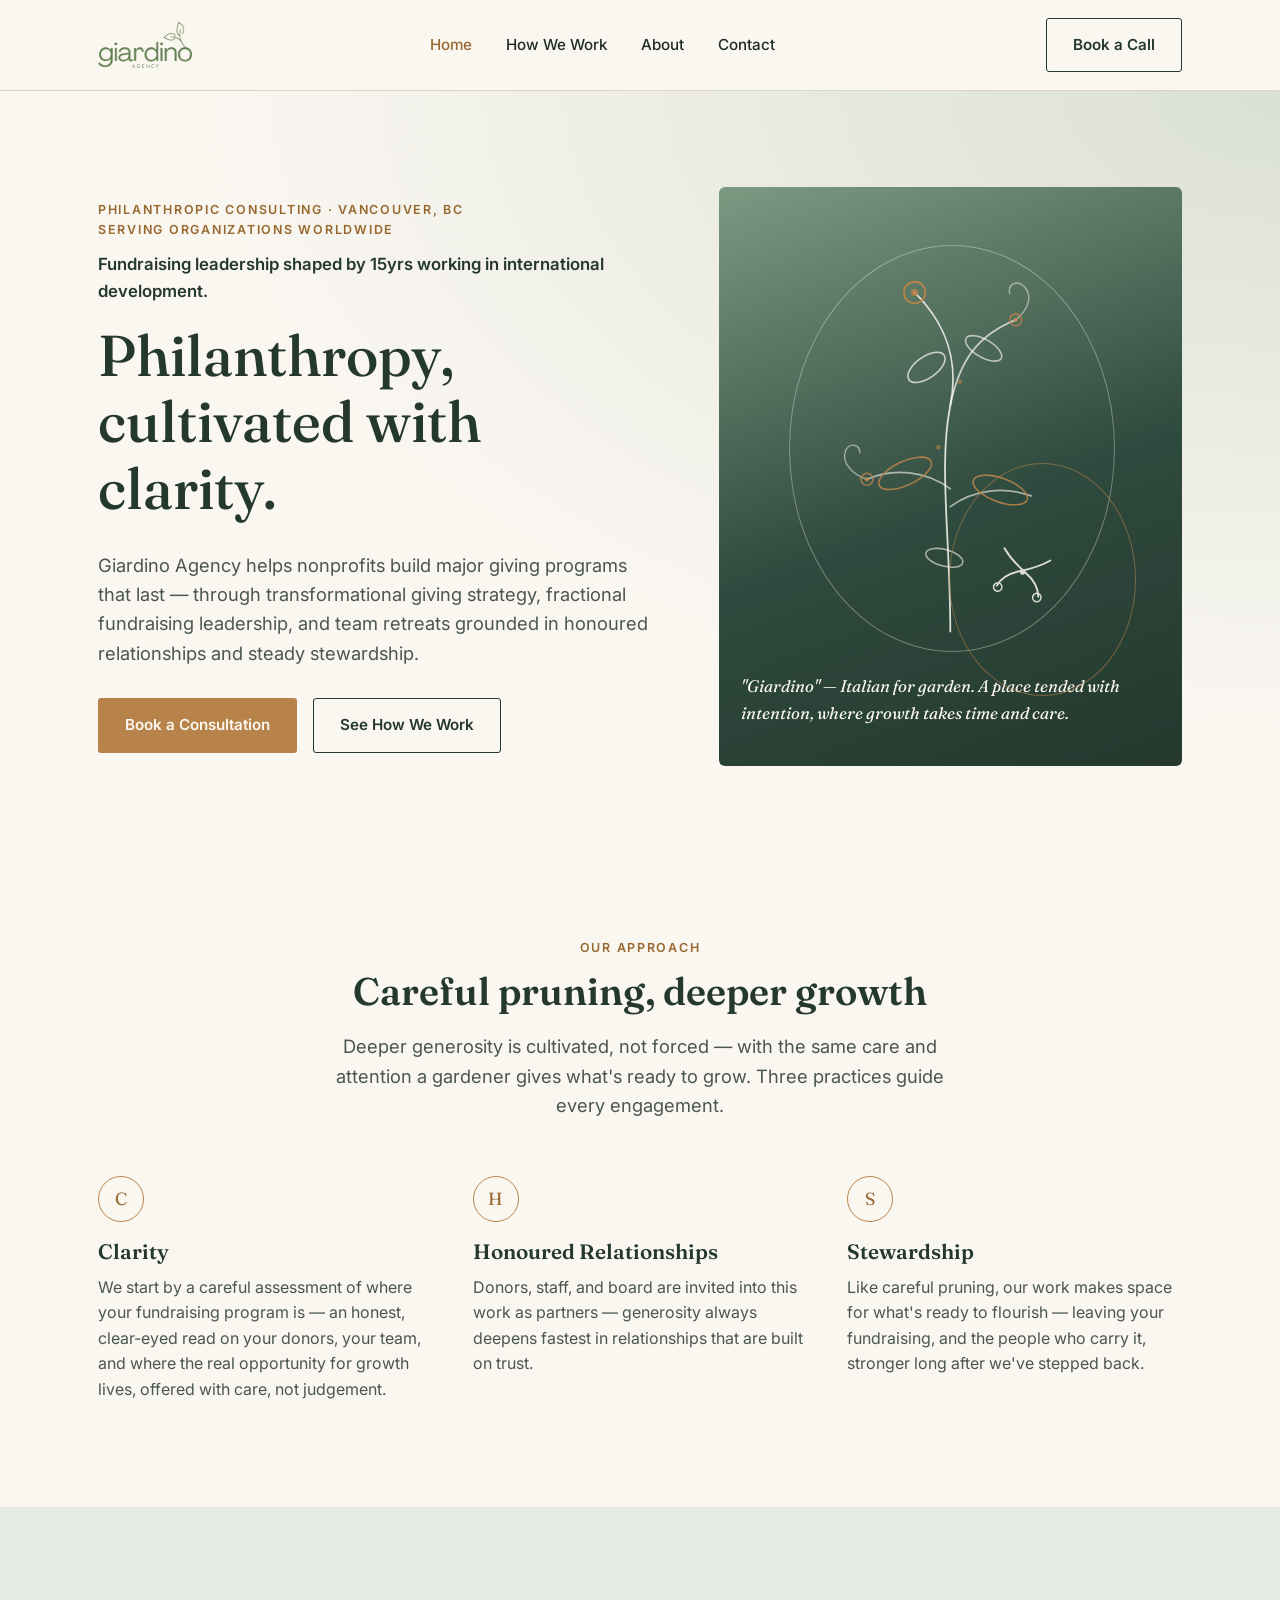
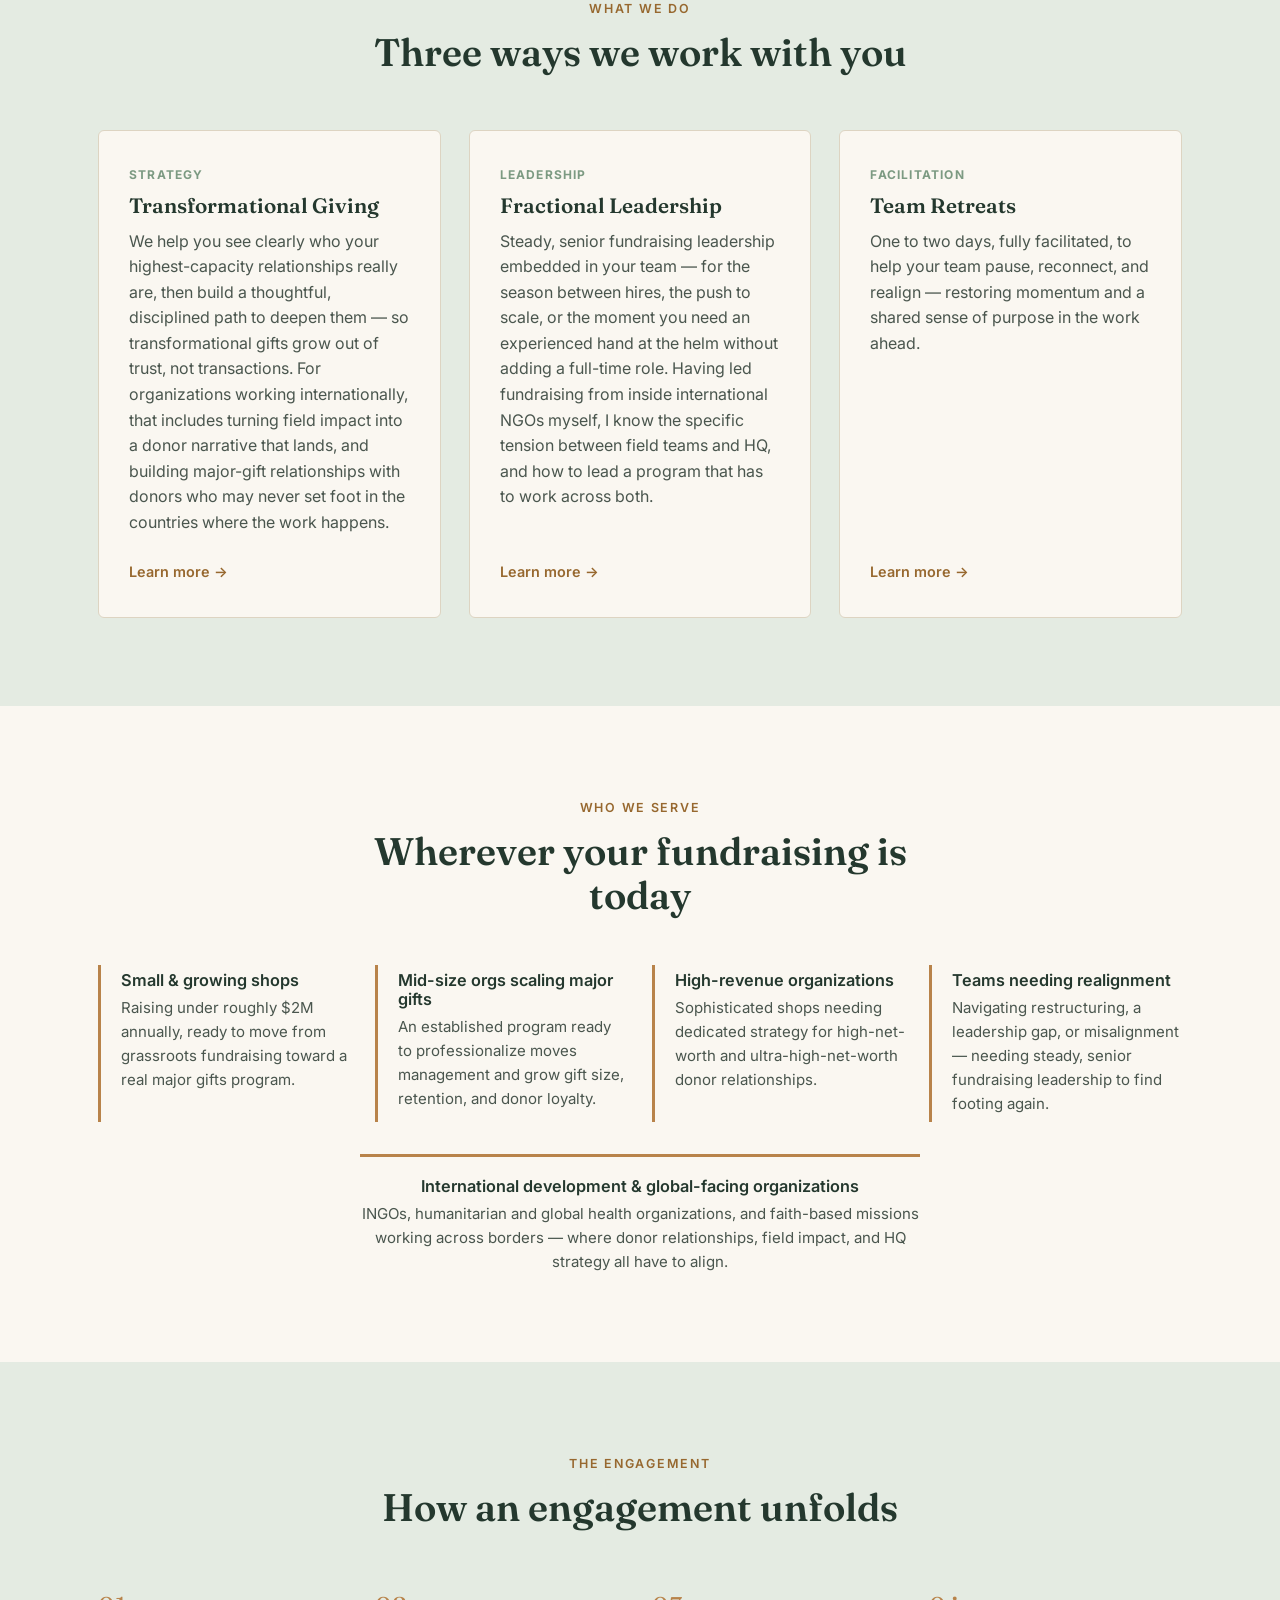
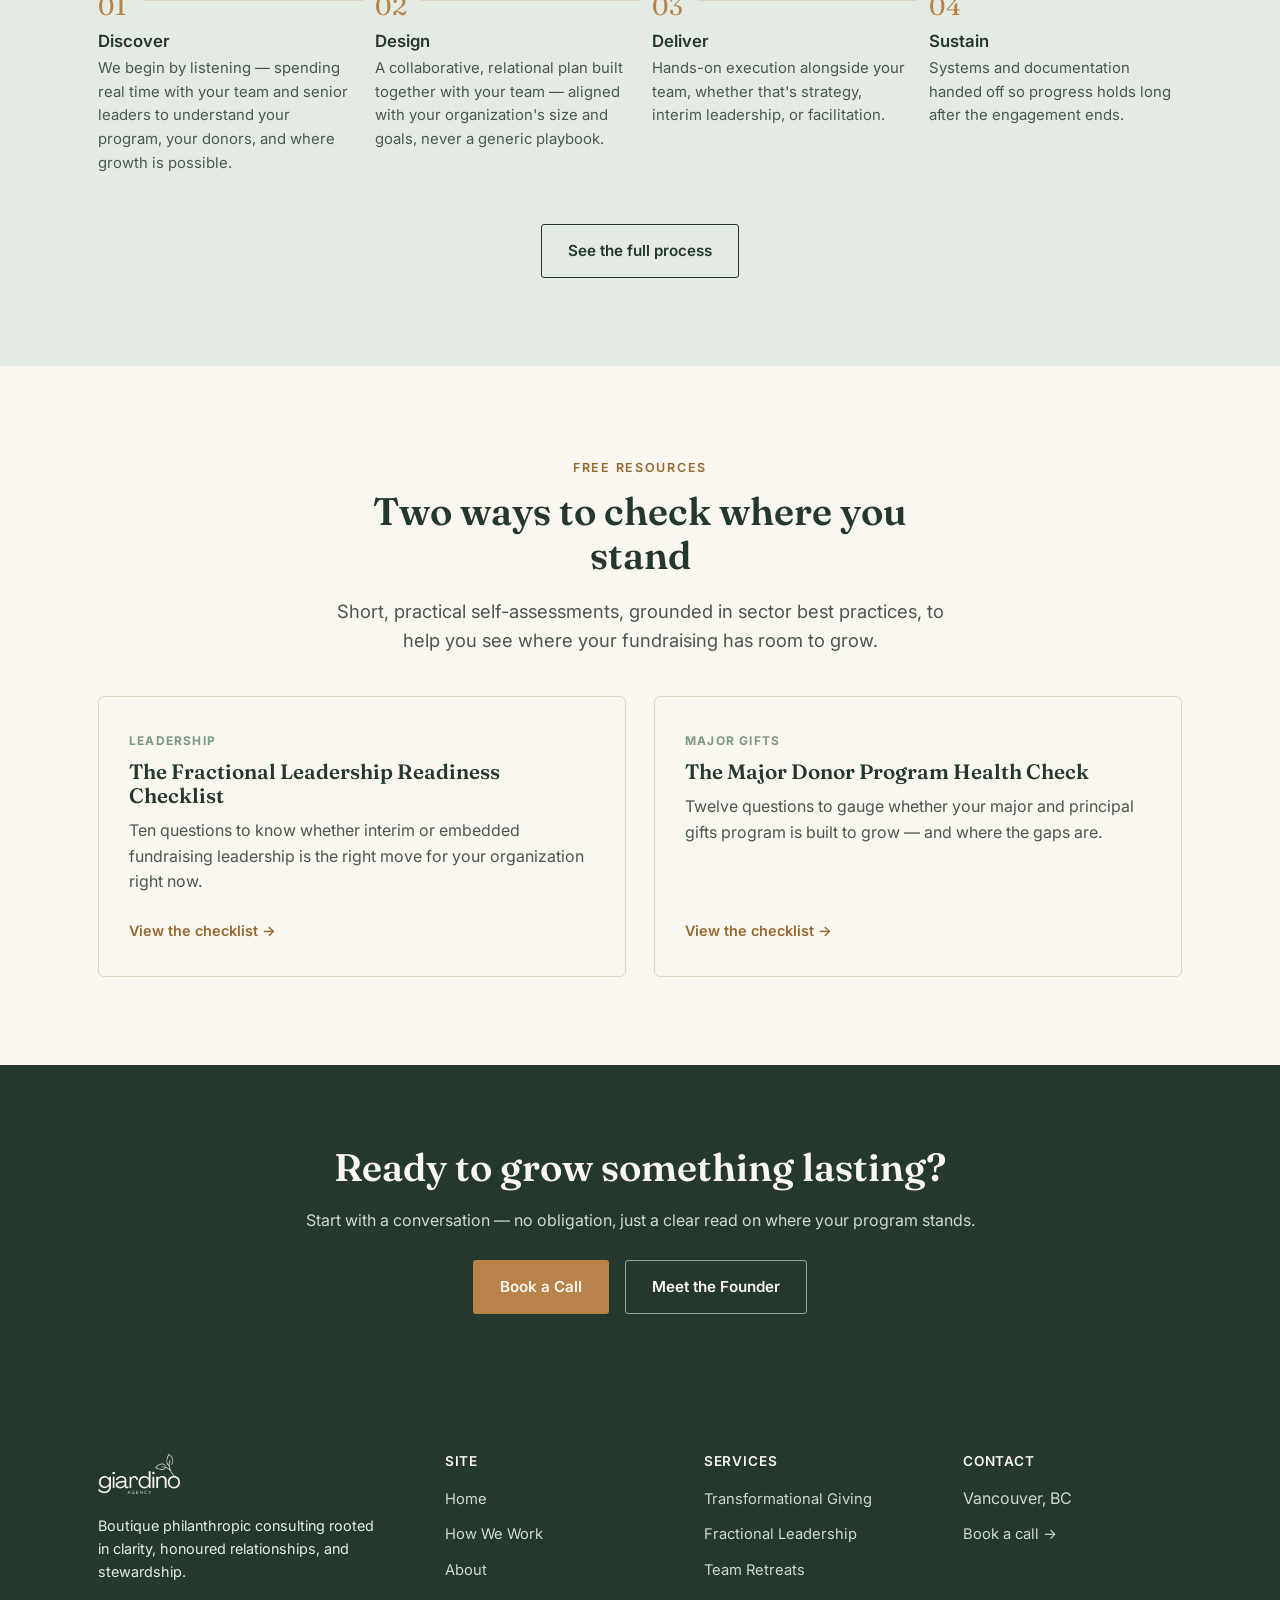
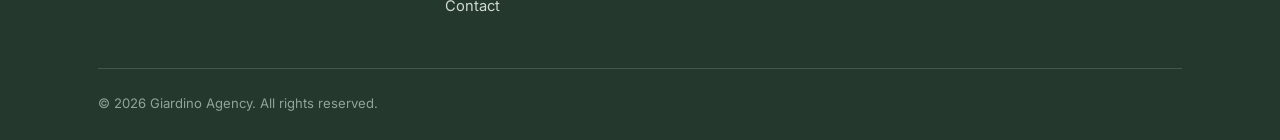
<file: index.html>
<!DOCTYPE html>
<html lang="en">
<head>
<meta charset="UTF-8">
<meta name="viewport" content="width=device-width, initial-scale=1.0">
<title>Giardino Agency — Philanthropic Consulting, Vancouver BC</title>
<meta name="description" content="Boutique philanthropic consulting for nonprofits ready to grow major giving — transformational giving strategy, fractional fundraising leadership, and team retreats. Based in Vancouver, BC, serving organizations across Canada and around the world.">
<link rel="canonical" href="https://giardinoagency.io/">
<meta property="og:type" content="website">
<meta property="og:site_name" content="Giardino Agency">
<meta property="og:title" content="Giardino Agency — Philanthropic Consulting, Vancouver BC">
<meta property="og:description" content="Boutique philanthropic consulting for nonprofits ready to grow major giving — transformational giving strategy, fractional fundraising leadership, and team retreats. Based in Vancouver, BC, serving organizations across Canada and around the world.">
<meta property="og:url" content="https://giardinoagency.io/">
<meta property="og:image" content="https://giardinoagency.io/images/ga-logo-green.png">
<meta property="og:locale" content="en_CA">
<meta name="twitter:card" content="summary_large_image">
<meta name="twitter:title" content="Giardino Agency — Philanthropic Consulting, Vancouver BC">
<meta name="twitter:description" content="Boutique philanthropic consulting for nonprofits ready to grow major giving — transformational giving strategy, fractional fundraising leadership, and team retreats. Based in Vancouver, BC, serving organizations across Canada and around the world.">
<meta name="twitter:image" content="https://giardinoagency.io/images/ga-logo-green.png">
<link rel="preconnect" href="https://fonts.googleapis.com">
<link href="https://fonts.googleapis.com/css2?family=Fraunces:opsz,wght@9..144,400;9..144,500;9..144,600&family=Inter:wght@400;500;600;700&display=swap" rel="stylesheet">
<link rel="stylesheet" href="css/style.css">
<script type="application/ld+json">
{
  "@context": "https://schema.org",
  "@type": "ProfessionalService",
  "name": "Giardino Agency",
  "description": "Boutique philanthropic consulting for nonprofits worldwide: transformational giving strategy, fractional fundraising leadership, and team retreats.",
  "areaServed": "Worldwide",
  "address": { "@type": "PostalAddress", "addressLocality": "Vancouver", "addressRegion": "BC", "addressCountry": "CA" },
  "url": "https://giardinoagency.io/",
  "founder": {
    "@type": "Person",
    "name": "Philip Reilly",
    "sameAs": ["https://substack.com/@philipreilly"]
  },
  "sameAs": ["https://substack.com/@philipreilly"]
}
</script>
</head>
<body>

<header class="site-header">
  <div class="wrap nav">
    <a href="index.html" class="logo"><img src="images/ga-logo-green.png" alt="Giardino Agency" class="logo-img"></a>
    <nav>
      <ul class="nav-links">
        <li><a href="index.html" class="active">Home</a></li>
        <li><a href="how-we-work.html">How We Work</a></li>
        <li><a href="about.html">About</a></li>
        <li><a href="contact.html">Contact</a></li>
        <li><a href="contact.html" class="nav-cta-item btn btn--primary btn--block">Book a Call</a></li>
      </ul>
    </nav>
    <div class="nav-cta">
      <a href="contact.html" class="btn btn--ghost">Book a Call</a>
      <button class="nav-toggle" aria-label="Menu"><span></span><span></span><span></span></button>
    </div>
  </div>
</header>

<main>

  <!-- HERO -->
  <section class="hero">
    <div class="wrap hero-grid">
      <div>
        <p class="eyebrow">Philanthropic Consulting · Vancouver, BC<br>Serving Organizations Worldwide</p>
        <p class="credential-line">Fundraising leadership shaped by 15yrs working in international development.</p>
        <h1>Philanthropy, cultivated with clarity.</h1>
        <p class="lede">Giardino Agency helps nonprofits build major giving programs that last — through transformational giving strategy, fractional fundraising leadership, and team retreats grounded in honoured relationships and steady stewardship.</p>
        <div class="hero-actions">
          <a href="contact.html" class="btn btn--primary">Book a Consultation</a>
          <a href="how-we-work.html" class="btn btn--ghost">See How We Work</a>
        </div>
      </div>
      <div class="hero-art">
        <svg class="hero-illustration" viewBox="0 0 300 375" fill="none" xmlns="http://www.w3.org/2000/svg" aria-hidden="true">
          <path d="M150 340 C150 260 140 200 150 150 C158 110 145 80 120 55" stroke="#faf7f1" stroke-width="1.5" stroke-linecap="round" opacity="0.85"/>
          <path d="M150 150 C158 110 175 90 205 78" stroke="#faf7f1" stroke-width="1.5" stroke-linecap="round" opacity="0.7"/>
          <path d="M150 220 C130 205 102 202 80 212" stroke="#faf7f1" stroke-width="1.5" stroke-linecap="round" opacity="0.6"/>
          <path d="M80 212 C68 208 58 198 62 188 C65 181 74 182 74 190" stroke="#faf7f1" stroke-width="1.2" stroke-linecap="round" opacity="0.5" fill="none"/>
          <circle cx="80" cy="212" r="5" stroke="#b8834a" stroke-width="1.3" opacity="0.85"/>
          <circle cx="80" cy="212" r="2" fill="#b8834a" opacity="0.8"/>
          <path d="M150 235 C170 220 196 218 218 226" stroke="#faf7f1" stroke-width="1.5" stroke-linecap="round" opacity="0.6"/>
          <ellipse cx="112" cy="207" rx="24" ry="10" transform="rotate(-25 112 207)" stroke="#b8834a" stroke-width="1.3" opacity="0.9"/>
          <ellipse cx="192" cy="221" rx="24" ry="10" transform="rotate(20 192 221)" stroke="#b8834a" stroke-width="1.3" opacity="0.9"/>
          <ellipse cx="130" cy="118" rx="18" ry="9" transform="rotate(-35 130 118)" stroke="#faf7f1" stroke-width="1.3" opacity="0.75"/>
          <ellipse cx="145" cy="278" rx="16" ry="7" transform="rotate(15 145 278)" stroke="#faf7f1" stroke-width="1.3" opacity="0.6"/>
          <path d="M205 78 C215 70 220 58 212 50 C206 44 198 48 200 56" stroke="#faf7f1" stroke-width="1.2" stroke-linecap="round" opacity="0.5" fill="none"/>
          <circle cx="205" cy="78" r="5" stroke="#b8834a" stroke-width="1.3" opacity="0.85"/>
          <circle cx="205" cy="78" r="2" fill="#b8834a" opacity="0.8"/>
          <circle cx="140" cy="185" r="2" fill="#b8834a" opacity="0.6"/>
          <circle cx="158" cy="130" r="2" fill="#b8834a" opacity="0.6"/>
          <ellipse cx="178" cy="102" rx="17" ry="7.5" transform="rotate(30 178 102)" stroke="#faf7f1" stroke-width="1.3" opacity="0.65"/>
          <circle cx="120" cy="55" r="9" stroke="#b8834a" stroke-width="1.5"/>
          <circle cx="120" cy="55" r="3" fill="#b8834a" opacity="0.85"/>
          <g transform="translate(196,268) rotate(15)" opacity="0.85">
            <path d="M40 2 C34 8 24 14 18 17 C12 20 4 26 2 34" stroke="#faf7f1" stroke-width="1.6" stroke-linecap="round" fill="none"/>
            <path d="M0 2 C6 8 16 14 22 17 C28 20 36 26 38 34" stroke="#faf7f1" stroke-width="1.6" stroke-linecap="round" fill="none"/>
            <circle cx="20" cy="17.5" r="2.2" fill="#faf7f1"/>
            <circle cx="3" cy="35" r="3.5" stroke="#faf7f1" stroke-width="1.3" fill="none"/>
            <circle cx="37" cy="35" r="3.5" stroke="#faf7f1" stroke-width="1.3" fill="none"/>
          </g>
        </svg>
        <p class="hero-note">"Giardino" — Italian for garden. A place tended with intention, where growth takes time and care.</p>
      </div>
    </div>
  </section>

  <!-- BRAND VALUES -->
  <section class="section">
    <div class="wrap">
      <div class="center" style="max-width:640px; margin-bottom:56px;">
        <p class="eyebrow">Our Approach</p>
        <h2>Careful pruning, deeper growth</h2>
        <p class="lede center">Deeper generosity is cultivated, not forced — with the same care and attention a gardener gives what's ready to grow. Three practices guide every engagement.</p>
      </div>
      <div class="trio">
        <div class="trio-item">
          <div class="glyph">C</div>
          <h3>Clarity</h3>
          <p>We start by a careful assessment of where your fundraising program is — an honest, clear-eyed read on your donors, your team, and where the real opportunity for growth lives, offered with care, not judgement.</p>
        </div>
        <div class="trio-item">
          <div class="glyph">H</div>
          <h3>Honoured Relationships</h3>
          <p>Donors, staff, and board are invited into this work as partners — generosity always deepens fastest in relationships that are built on trust.</p>
        </div>
        <div class="trio-item">
          <div class="glyph">S</div>
          <h3>Stewardship</h3>
          <p>Like careful pruning, our work makes space for what's ready to flourish — leaving your fundraising, and the people who carry it, stronger long after we've stepped back.</p>
        </div>
      </div>
    </div>
  </section>

  <!-- SERVICES -->
  <section class="section section--sage">
    <div class="wrap">
      <div class="center" style="max-width:640px; margin-bottom:56px;">
        <p class="eyebrow">What We Do</p>
        <h2>Three ways we work with you</h2>
      </div>
      <div class="cards">
        <div class="card">
          <span class="tag">Strategy</span>
          <h3>Transformational Giving</h3>
          <p>We help you see clearly who your highest-capacity relationships really are, then build a thoughtful, disciplined path to deepen them — so transformational gifts grow out of trust, not transactions. For organizations working internationally, that includes turning field impact into a donor narrative that lands, and building major-gift relationships with donors who may never set foot in the countries where the work happens.</p>
          <a href="how-we-work.html#services" class="more">Learn more →</a>
        </div>
        <div class="card">
          <span class="tag">Leadership</span>
          <h3>Fractional Leadership</h3>
          <p>Steady, senior fundraising leadership embedded in your team — for the season between hires, the push to scale, or the moment you need an experienced hand at the helm without adding a full-time role. Having led fundraising from inside international NGOs myself, I know the specific tension between field teams and HQ, and how to lead a program that has to work across both.</p>
          <a href="how-we-work.html#services" class="more">Learn more →</a>
        </div>
        <div class="card">
          <span class="tag">Facilitation</span>
          <h3>Team Retreats</h3>
          <p>One to two days, fully facilitated, to help your team pause, reconnect, and realign — restoring momentum and a shared sense of purpose in the work ahead.</p>
          <a href="how-we-work.html#services" class="more">Learn more →</a>
        </div>
      </div>
    </div>
  </section>

  <!-- WHO WE SERVE -->
  <section class="section">
    <div class="wrap">
      <div class="center" style="max-width:640px; margin-bottom:48px;">
        <p class="eyebrow">Who We Serve</p>
        <h2>Wherever your fundraising is today</h2>
      </div>
      <div class="segments">
        <div class="segment">
          <h4>Small &amp; growing shops</h4>
          <p>Raising under roughly $2M annually, ready to move from grassroots fundraising toward a real major gifts program.</p>
        </div>
        <div class="segment">
          <h4>Mid-size orgs scaling major gifts</h4>
          <p>An established program ready to professionalize moves management and grow gift size, retention, and donor loyalty.</p>
        </div>
        <div class="segment">
          <h4>High-revenue organizations</h4>
          <p>Sophisticated shops needing dedicated strategy for high-net-worth and ultra-high-net-worth donor relationships.</p>
        </div>
        <div class="segment">
          <h4>Teams needing realignment</h4>
          <p>Navigating restructuring, a leadership gap, or misalignment — needing steady, senior fundraising leadership to find footing again.</p>
        </div>
        <div class="segment">
          <h4>International development &amp; global-facing organizations</h4>
          <p>INGOs, humanitarian and global health organizations, and faith-based missions working across borders — where donor relationships, field impact, and HQ strategy all have to align.</p>
        </div>
      </div>
    </div>
  </section>

  <!-- ROADMAP TEASER -->
  <section class="section section--sage">
    <div class="wrap">
      <div class="center" style="max-width:640px; margin-bottom:56px;">
        <p class="eyebrow">The Engagement</p>
        <h2>How an engagement unfolds</h2>
      </div>
      <div class="roadmap">
        <div class="step">
          <h4>Discover</h4>
          <p>We begin by listening — spending real time with your team and senior leaders to understand your program, your donors, and where growth is possible.</p>
        </div>
        <div class="step">
          <h4>Design</h4>
          <p>A collaborative, relational plan built together with your team — aligned with your organization's size and goals, never a generic playbook.</p>
        </div>
        <div class="step">
          <h4>Deliver</h4>
          <p>Hands-on execution alongside your team, whether that's strategy, interim leadership, or facilitation.</p>
        </div>
        <div class="step">
          <h4>Sustain</h4>
          <p>Systems and documentation handed off so progress holds long after the engagement ends.</p>
        </div>
      </div>
      <div class="center" style="margin-top:48px;">
        <a href="how-we-work.html" class="btn btn--ghost">See the full process</a>
      </div>
    </div>
  </section>

  <!-- FREE RESOURCES -->
  <section class="section">
    <div class="wrap">
      <div class="center" style="max-width:640px; margin-bottom:40px;">
        <p class="eyebrow">Free Resources</p>
        <h2>Two ways to check where you stand</h2>
        <p class="lede center">Short, practical self-assessments, grounded in sector best practices, to help you see where your fundraising has room to grow.</p>
      </div>
      <div class="resources">
        <div class="card">
          <span class="tag">Leadership</span>
          <h3>The Fractional Leadership Readiness Checklist</h3>
          <p>Ten questions to know whether interim or embedded fundraising leadership is the right move for your organization right now.</p>
          <a href="fractional-leadership-checklist.html" class="more">View the checklist →</a>
        </div>
        <div class="card">
          <span class="tag">Major Gifts</span>
          <h3>The Major Donor Program Health Check</h3>
          <p>Twelve questions to gauge whether your major and principal gifts program is built to grow — and where the gaps are.</p>
          <a href="donor-program-health-checklist.html" class="more">View the checklist →</a>
        </div>
      </div>
    </div>
  </section>

  <!-- CTA -->
  <section class="cta-banner">
    <div class="wrap">
      <h2>Ready to grow something lasting?</h2>
      <p>Start with a conversation — no obligation, just a clear read on where your program stands.</p>
      <div class="btn-row">
        <a href="contact.html" class="btn btn--primary">Book a Call</a>
        <a href="about.html" class="btn btn--ghost-light">Meet the Founder</a>
      </div>
    </div>
  </section>

</main>

<footer class="site-footer">
  <div class="wrap">
    <div class="footer-grid">
      <div>
        <a href="index.html" class="footer-logo"><img src="images/ga-logo-cream.png" alt="Giardino Agency" class="footer-logo-img"></a>
        <p style="max-width:280px; font-size:0.9rem;">Boutique philanthropic consulting rooted in clarity, honoured relationships, and stewardship.</p>
      </div>
      <div>
        <h4>Site</h4>
        <ul>
          <li><a href="index.html">Home</a></li>
          <li><a href="how-we-work.html">How We Work</a></li>
          <li><a href="about.html">About</a></li>
          <li><a href="contact.html">Contact</a></li>
        </ul>
      </div>
      <div>
        <h4>Services</h4>
        <ul>
          <li><a href="how-we-work.html#services">Transformational Giving</a></li>
          <li><a href="how-we-work.html#services">Fractional Leadership</a></li>
          <li><a href="how-we-work.html#services">Team Retreats</a></li>
        </ul>
      </div>
      <div>
        <h4>Contact</h4>
        <ul>
          <li>Vancouver, BC</li>
          <li><a href="contact.html">Book a call →</a></li>
        </ul>
      </div>
    </div>
    <div class="footer-bottom">
      <span>© 2026 Giardino Agency. All rights reserved.</span>
    </div>
  </div>
</footer>

<script src="js/script.js"></script>
</body>
</html>
</file>
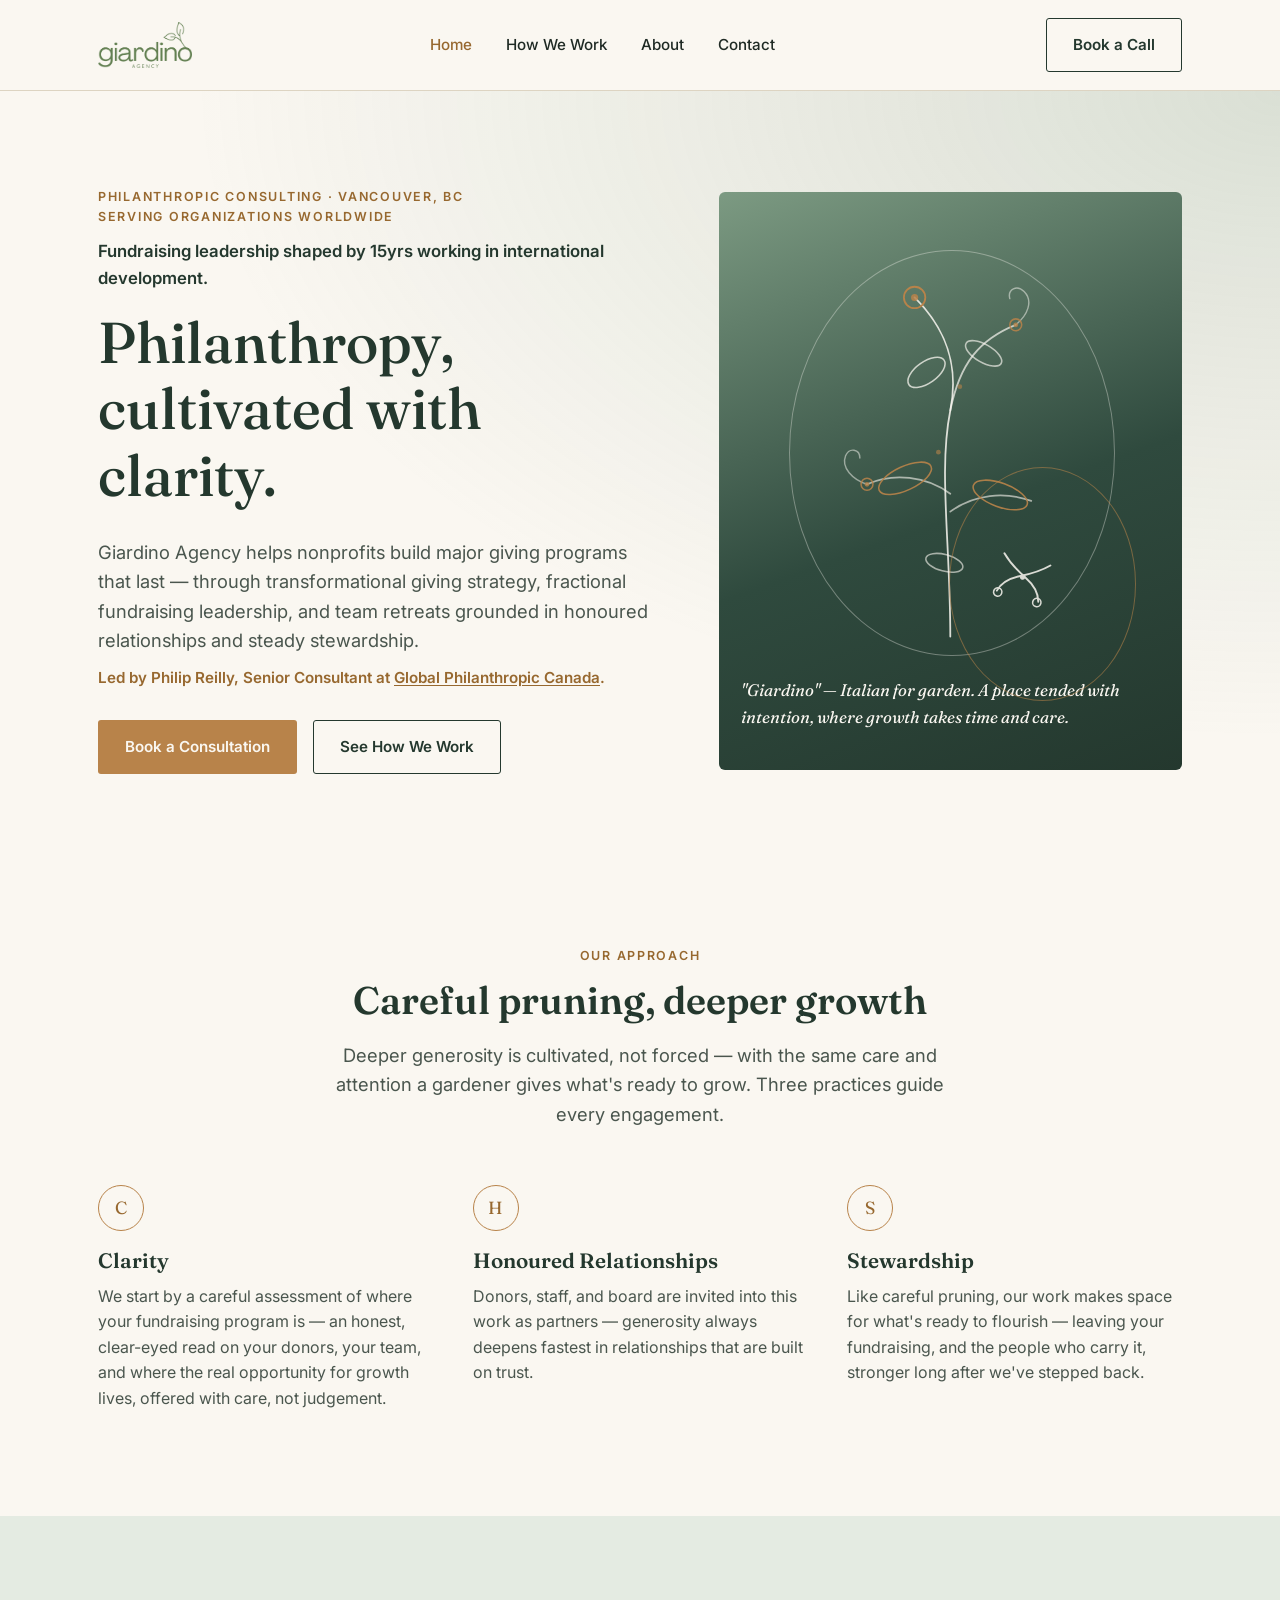
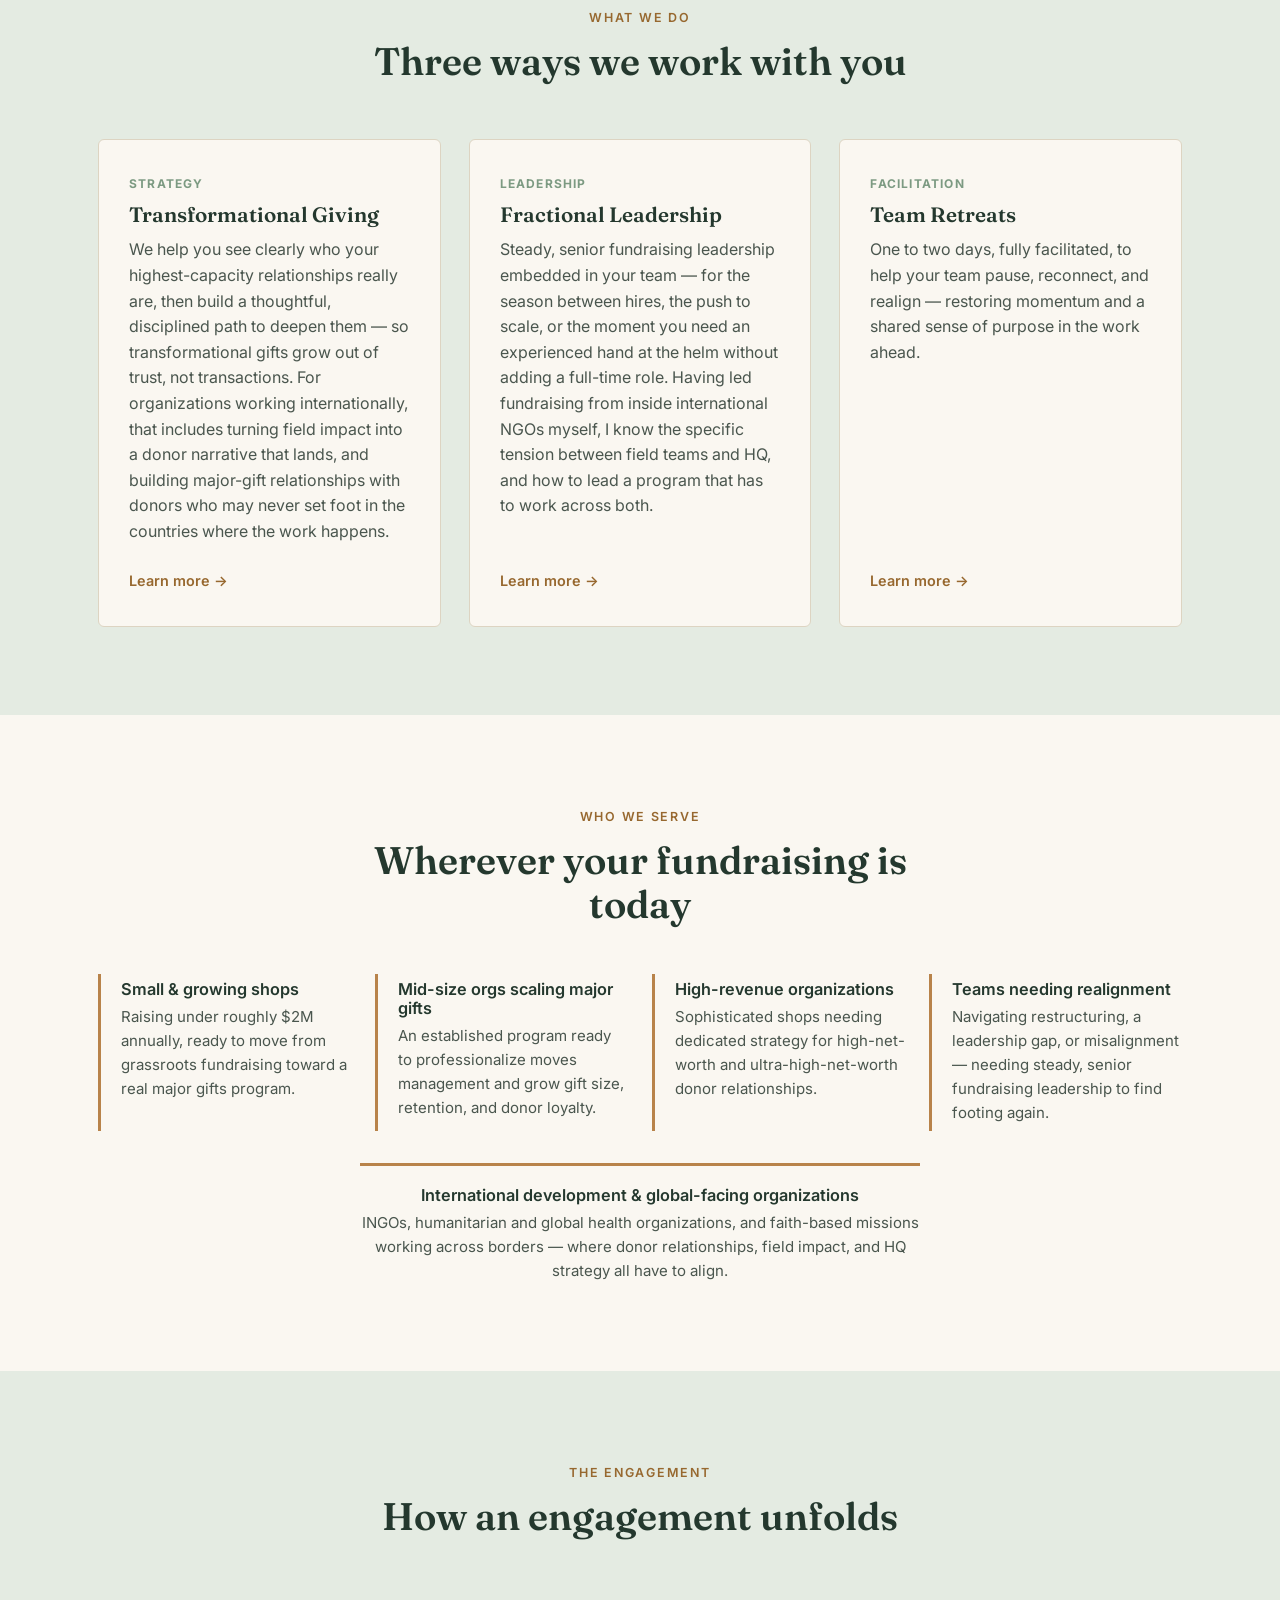
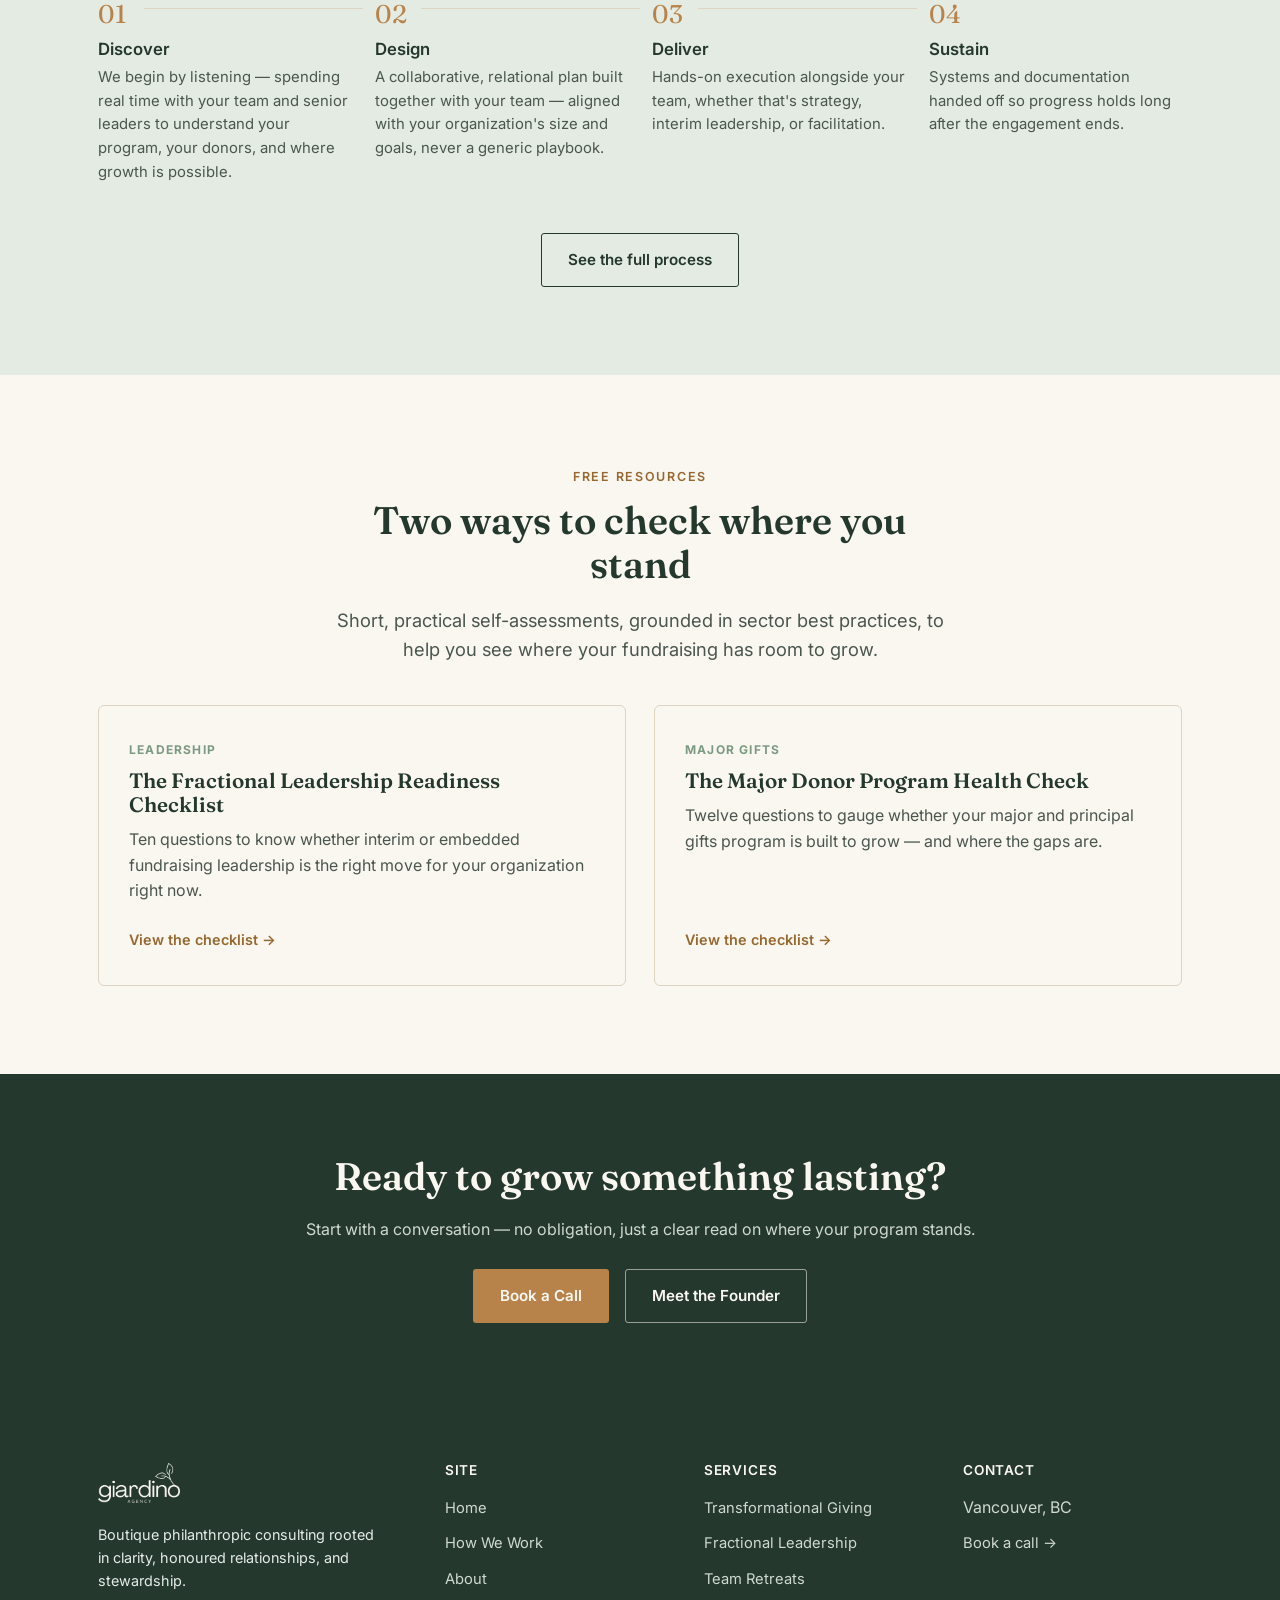
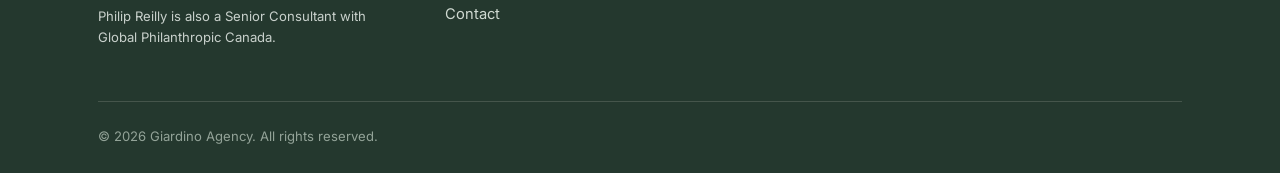
<file: Giardino Agency/website/index.html>
<!DOCTYPE html>
<html lang="en">
<head>
<meta charset="UTF-8">
<meta name="viewport" content="width=device-width, initial-scale=1.0">
<title>Giardino Agency — Philanthropic Consulting, Vancouver BC</title>
<meta name="description" content="Boutique philanthropic consulting for nonprofits ready to grow major giving — transformational giving strategy, fractional fundraising leadership, and team retreats. Based in Vancouver, BC, serving organizations across Canada and around the world.">
<link rel="canonical" href="https://giardinoagency.io/">
<meta property="og:type" content="website">
<meta property="og:site_name" content="Giardino Agency">
<meta property="og:title" content="Giardino Agency — Philanthropic Consulting, Vancouver BC">
<meta property="og:description" content="Boutique philanthropic consulting for nonprofits ready to grow major giving — transformational giving strategy, fractional fundraising leadership, and team retreats. Based in Vancouver, BC, serving organizations across Canada and around the world.">
<meta property="og:url" content="https://giardinoagency.io/">
<meta property="og:image" content="https://giardinoagency.io/images/ga-logo-green.png">
<meta property="og:locale" content="en_CA">
<meta name="twitter:card" content="summary_large_image">
<meta name="twitter:title" content="Giardino Agency — Philanthropic Consulting, Vancouver BC">
<meta name="twitter:description" content="Boutique philanthropic consulting for nonprofits ready to grow major giving — transformational giving strategy, fractional fundraising leadership, and team retreats. Based in Vancouver, BC, serving organizations across Canada and around the world.">
<meta name="twitter:image" content="https://giardinoagency.io/images/ga-logo-green.png">
<link rel="preconnect" href="https://fonts.googleapis.com">
<link href="https://fonts.googleapis.com/css2?family=Fraunces:opsz,wght@9..144,400;9..144,500;9..144,600&family=Inter:wght@400;500;600;700&display=swap" rel="stylesheet">
<link rel="stylesheet" href="css/style.css">
<script type="application/ld+json">
{
  "@context": "https://schema.org",
  "@type": "ProfessionalService",
  "name": "Giardino Agency",
  "description": "Boutique philanthropic consulting for nonprofits worldwide: transformational giving strategy, fractional fundraising leadership, and team retreats.",
  "areaServed": "Worldwide",
  "address": { "@type": "PostalAddress", "addressLocality": "Vancouver", "addressRegion": "BC", "addressCountry": "CA" },
  "url": "https://giardinoagency.io/",
  "founder": {
    "@type": "Person",
    "name": "Philip Reilly",
    "sameAs": ["https://globalphilanthropic.ca", "https://substack.com/@philipreilly"]
  },
  "sameAs": ["https://substack.com/@philipreilly"]
}
</script>
</head>
<body>

<header class="site-header">
  <div class="wrap nav">
    <a href="index.html" class="logo"><img src="images/ga-logo-green.png" alt="Giardino Agency" class="logo-img"></a>
    <nav>
      <ul class="nav-links">
        <li><a href="index.html" class="active">Home</a></li>
        <li><a href="how-we-work.html">How We Work</a></li>
        <li><a href="about.html">About</a></li>
        <li><a href="contact.html">Contact</a></li>
        <li><a href="contact.html" class="nav-cta-item btn btn--primary btn--block">Book a Call</a></li>
      </ul>
    </nav>
    <div class="nav-cta">
      <a href="contact.html" class="btn btn--ghost">Book a Call</a>
      <button class="nav-toggle" aria-label="Menu"><span></span><span></span><span></span></button>
    </div>
  </div>
</header>

<main>

  <!-- HERO -->
  <section class="hero">
    <div class="wrap hero-grid">
      <div>
        <p class="eyebrow">Philanthropic Consulting · Vancouver, BC<br>Serving Organizations Worldwide</p>
        <p class="credential-line">Fundraising leadership shaped by 15yrs working in international development.</p>
        <h1>Philanthropy, cultivated with clarity.</h1>
        <p class="lede">Giardino Agency helps nonprofits build major giving programs that last — through transformational giving strategy, fractional fundraising leadership, and team retreats grounded in honoured relationships and steady stewardship.</p>
        <p class="role-line">Led by Philip Reilly, Senior Consultant at <a href="https://globalphilanthropic.ca" target="_blank" rel="noopener noreferrer">Global Philanthropic Canada</a>.</p>
        <div class="hero-actions">
          <a href="contact.html" class="btn btn--primary">Book a Consultation</a>
          <a href="how-we-work.html" class="btn btn--ghost">See How We Work</a>
        </div>
      </div>
      <div class="hero-art">
        <svg class="hero-illustration" viewBox="0 0 300 375" fill="none" xmlns="http://www.w3.org/2000/svg" aria-hidden="true">
          <path d="M150 340 C150 260 140 200 150 150 C158 110 145 80 120 55" stroke="#faf7f1" stroke-width="1.5" stroke-linecap="round" opacity="0.85"/>
          <path d="M150 150 C158 110 175 90 205 78" stroke="#faf7f1" stroke-width="1.5" stroke-linecap="round" opacity="0.7"/>
          <path d="M150 220 C130 205 102 202 80 212" stroke="#faf7f1" stroke-width="1.5" stroke-linecap="round" opacity="0.6"/>
          <path d="M80 212 C68 208 58 198 62 188 C65 181 74 182 74 190" stroke="#faf7f1" stroke-width="1.2" stroke-linecap="round" opacity="0.5" fill="none"/>
          <circle cx="80" cy="212" r="5" stroke="#b8834a" stroke-width="1.3" opacity="0.85"/>
          <circle cx="80" cy="212" r="2" fill="#b8834a" opacity="0.8"/>
          <path d="M150 235 C170 220 196 218 218 226" stroke="#faf7f1" stroke-width="1.5" stroke-linecap="round" opacity="0.6"/>
          <ellipse cx="112" cy="207" rx="24" ry="10" transform="rotate(-25 112 207)" stroke="#b8834a" stroke-width="1.3" opacity="0.9"/>
          <ellipse cx="192" cy="221" rx="24" ry="10" transform="rotate(20 192 221)" stroke="#b8834a" stroke-width="1.3" opacity="0.9"/>
          <ellipse cx="130" cy="118" rx="18" ry="9" transform="rotate(-35 130 118)" stroke="#faf7f1" stroke-width="1.3" opacity="0.75"/>
          <ellipse cx="145" cy="278" rx="16" ry="7" transform="rotate(15 145 278)" stroke="#faf7f1" stroke-width="1.3" opacity="0.6"/>
          <path d="M205 78 C215 70 220 58 212 50 C206 44 198 48 200 56" stroke="#faf7f1" stroke-width="1.2" stroke-linecap="round" opacity="0.5" fill="none"/>
          <circle cx="205" cy="78" r="5" stroke="#b8834a" stroke-width="1.3" opacity="0.85"/>
          <circle cx="205" cy="78" r="2" fill="#b8834a" opacity="0.8"/>
          <circle cx="140" cy="185" r="2" fill="#b8834a" opacity="0.6"/>
          <circle cx="158" cy="130" r="2" fill="#b8834a" opacity="0.6"/>
          <ellipse cx="178" cy="102" rx="17" ry="7.5" transform="rotate(30 178 102)" stroke="#faf7f1" stroke-width="1.3" opacity="0.65"/>
          <circle cx="120" cy="55" r="9" stroke="#b8834a" stroke-width="1.5"/>
          <circle cx="120" cy="55" r="3" fill="#b8834a" opacity="0.85"/>
          <g transform="translate(196,268) rotate(15)" opacity="0.85">
            <path d="M40 2 C34 8 24 14 18 17 C12 20 4 26 2 34" stroke="#faf7f1" stroke-width="1.6" stroke-linecap="round" fill="none"/>
            <path d="M0 2 C6 8 16 14 22 17 C28 20 36 26 38 34" stroke="#faf7f1" stroke-width="1.6" stroke-linecap="round" fill="none"/>
            <circle cx="20" cy="17.5" r="2.2" fill="#faf7f1"/>
            <circle cx="3" cy="35" r="3.5" stroke="#faf7f1" stroke-width="1.3" fill="none"/>
            <circle cx="37" cy="35" r="3.5" stroke="#faf7f1" stroke-width="1.3" fill="none"/>
          </g>
        </svg>
        <p class="hero-note">"Giardino" — Italian for garden. A place tended with intention, where growth takes time and care.</p>
      </div>
    </div>
  </section>

  <!-- BRAND VALUES -->
  <section class="section">
    <div class="wrap">
      <div class="center" style="max-width:640px; margin-bottom:56px;">
        <p class="eyebrow">Our Approach</p>
        <h2>Careful pruning, deeper growth</h2>
        <p class="lede center">Deeper generosity is cultivated, not forced — with the same care and attention a gardener gives what's ready to grow. Three practices guide every engagement.</p>
      </div>
      <div class="trio">
        <div class="trio-item">
          <div class="glyph">C</div>
          <h3>Clarity</h3>
          <p>We start by a careful assessment of where your fundraising program is — an honest, clear-eyed read on your donors, your team, and where the real opportunity for growth lives, offered with care, not judgement.</p>
        </div>
        <div class="trio-item">
          <div class="glyph">H</div>
          <h3>Honoured Relationships</h3>
          <p>Donors, staff, and board are invited into this work as partners — generosity always deepens fastest in relationships that are built on trust.</p>
        </div>
        <div class="trio-item">
          <div class="glyph">S</div>
          <h3>Stewardship</h3>
          <p>Like careful pruning, our work makes space for what's ready to flourish — leaving your fundraising, and the people who carry it, stronger long after we've stepped back.</p>
        </div>
      </div>
    </div>
  </section>

  <!-- SERVICES -->
  <section class="section section--sage">
    <div class="wrap">
      <div class="center" style="max-width:640px; margin-bottom:56px;">
        <p class="eyebrow">What We Do</p>
        <h2>Three ways we work with you</h2>
      </div>
      <div class="cards">
        <div class="card">
          <span class="tag">Strategy</span>
          <h3>Transformational Giving</h3>
          <p>We help you see clearly who your highest-capacity relationships really are, then build a thoughtful, disciplined path to deepen them — so transformational gifts grow out of trust, not transactions. For organizations working internationally, that includes turning field impact into a donor narrative that lands, and building major-gift relationships with donors who may never set foot in the countries where the work happens.</p>
          <a href="how-we-work.html#services" class="more">Learn more →</a>
        </div>
        <div class="card">
          <span class="tag">Leadership</span>
          <h3>Fractional Leadership</h3>
          <p>Steady, senior fundraising leadership embedded in your team — for the season between hires, the push to scale, or the moment you need an experienced hand at the helm without adding a full-time role. Having led fundraising from inside international NGOs myself, I know the specific tension between field teams and HQ, and how to lead a program that has to work across both.</p>
          <a href="how-we-work.html#services" class="more">Learn more →</a>
        </div>
        <div class="card">
          <span class="tag">Facilitation</span>
          <h3>Team Retreats</h3>
          <p>One to two days, fully facilitated, to help your team pause, reconnect, and realign — restoring momentum and a shared sense of purpose in the work ahead.</p>
          <a href="how-we-work.html#services" class="more">Learn more →</a>
        </div>
      </div>
    </div>
  </section>

  <!-- WHO WE SERVE -->
  <section class="section">
    <div class="wrap">
      <div class="center" style="max-width:640px; margin-bottom:48px;">
        <p class="eyebrow">Who We Serve</p>
        <h2>Wherever your fundraising is today</h2>
      </div>
      <div class="segments">
        <div class="segment">
          <h4>Small &amp; growing shops</h4>
          <p>Raising under roughly $2M annually, ready to move from grassroots fundraising toward a real major gifts program.</p>
        </div>
        <div class="segment">
          <h4>Mid-size orgs scaling major gifts</h4>
          <p>An established program ready to professionalize moves management and grow gift size, retention, and donor loyalty.</p>
        </div>
        <div class="segment">
          <h4>High-revenue organizations</h4>
          <p>Sophisticated shops needing dedicated strategy for high-net-worth and ultra-high-net-worth donor relationships.</p>
        </div>
        <div class="segment">
          <h4>Teams needing realignment</h4>
          <p>Navigating restructuring, a leadership gap, or misalignment — needing steady, senior fundraising leadership to find footing again.</p>
        </div>
        <div class="segment">
          <h4>International development &amp; global-facing organizations</h4>
          <p>INGOs, humanitarian and global health organizations, and faith-based missions working across borders — where donor relationships, field impact, and HQ strategy all have to align.</p>
        </div>
      </div>
    </div>
  </section>

  <!-- ROADMAP TEASER -->
  <section class="section section--sage">
    <div class="wrap">
      <div class="center" style="max-width:640px; margin-bottom:56px;">
        <p class="eyebrow">The Engagement</p>
        <h2>How an engagement unfolds</h2>
      </div>
      <div class="roadmap">
        <div class="step">
          <h4>Discover</h4>
          <p>We begin by listening — spending real time with your team and senior leaders to understand your program, your donors, and where growth is possible.</p>
        </div>
        <div class="step">
          <h4>Design</h4>
          <p>A collaborative, relational plan built together with your team — aligned with your organization's size and goals, never a generic playbook.</p>
        </div>
        <div class="step">
          <h4>Deliver</h4>
          <p>Hands-on execution alongside your team, whether that's strategy, interim leadership, or facilitation.</p>
        </div>
        <div class="step">
          <h4>Sustain</h4>
          <p>Systems and documentation handed off so progress holds long after the engagement ends.</p>
        </div>
      </div>
      <div class="center" style="margin-top:48px;">
        <a href="how-we-work.html" class="btn btn--ghost">See the full process</a>
      </div>
    </div>
  </section>

  <!-- FREE RESOURCES -->
  <section class="section">
    <div class="wrap">
      <div class="center" style="max-width:640px; margin-bottom:40px;">
        <p class="eyebrow">Free Resources</p>
        <h2>Two ways to check where you stand</h2>
        <p class="lede center">Short, practical self-assessments, grounded in sector best practices, to help you see where your fundraising has room to grow.</p>
      </div>
      <div class="resources">
        <div class="card">
          <span class="tag">Leadership</span>
          <h3>The Fractional Leadership Readiness Checklist</h3>
          <p>Ten questions to know whether interim or embedded fundraising leadership is the right move for your organization right now.</p>
          <a href="fractional-leadership-checklist.html" class="more">View the checklist →</a>
        </div>
        <div class="card">
          <span class="tag">Major Gifts</span>
          <h3>The Major Donor Program Health Check</h3>
          <p>Twelve questions to gauge whether your major and principal gifts program is built to grow — and where the gaps are.</p>
          <a href="donor-program-health-checklist.html" class="more">View the checklist →</a>
        </div>
      </div>
    </div>
  </section>

  <!-- CTA -->
  <section class="cta-banner">
    <div class="wrap">
      <h2>Ready to grow something lasting?</h2>
      <p>Start with a conversation — no obligation, just a clear read on where your program stands.</p>
      <div class="btn-row">
        <a href="contact.html" class="btn btn--primary">Book a Call</a>
        <a href="about.html" class="btn btn--ghost-light">Meet the Founder</a>
      </div>
    </div>
  </section>

</main>

<footer class="site-footer">
  <div class="wrap">
    <div class="footer-grid">
      <div>
        <a href="index.html" class="footer-logo"><img src="images/ga-logo-cream.png" alt="Giardino Agency" class="footer-logo-img"></a>
        <p style="max-width:280px; font-size:0.9rem;">Boutique philanthropic consulting rooted in clarity, honoured relationships, and stewardship.</p>
        <p style="max-width:280px; font-size:0.82rem; margin-top:10px; opacity:0.85;">Philip Reilly is also a Senior Consultant with Global Philanthropic Canada.</p>
      </div>
      <div>
        <h4>Site</h4>
        <ul>
          <li><a href="index.html">Home</a></li>
          <li><a href="how-we-work.html">How We Work</a></li>
          <li><a href="about.html">About</a></li>
          <li><a href="contact.html">Contact</a></li>
        </ul>
      </div>
      <div>
        <h4>Services</h4>
        <ul>
          <li><a href="how-we-work.html#services">Transformational Giving</a></li>
          <li><a href="how-we-work.html#services">Fractional Leadership</a></li>
          <li><a href="how-we-work.html#services">Team Retreats</a></li>
        </ul>
      </div>
      <div>
        <h4>Contact</h4>
        <ul>
          <li>Vancouver, BC</li>
          <li><a href="contact.html">Book a call →</a></li>
        </ul>
      </div>
    </div>
    <div class="footer-bottom">
      <span>© 2026 Giardino Agency. All rights reserved.</span>
    </div>
  </div>
</footer>

<script src="js/script.js"></script>
</body>
</html>
</file>
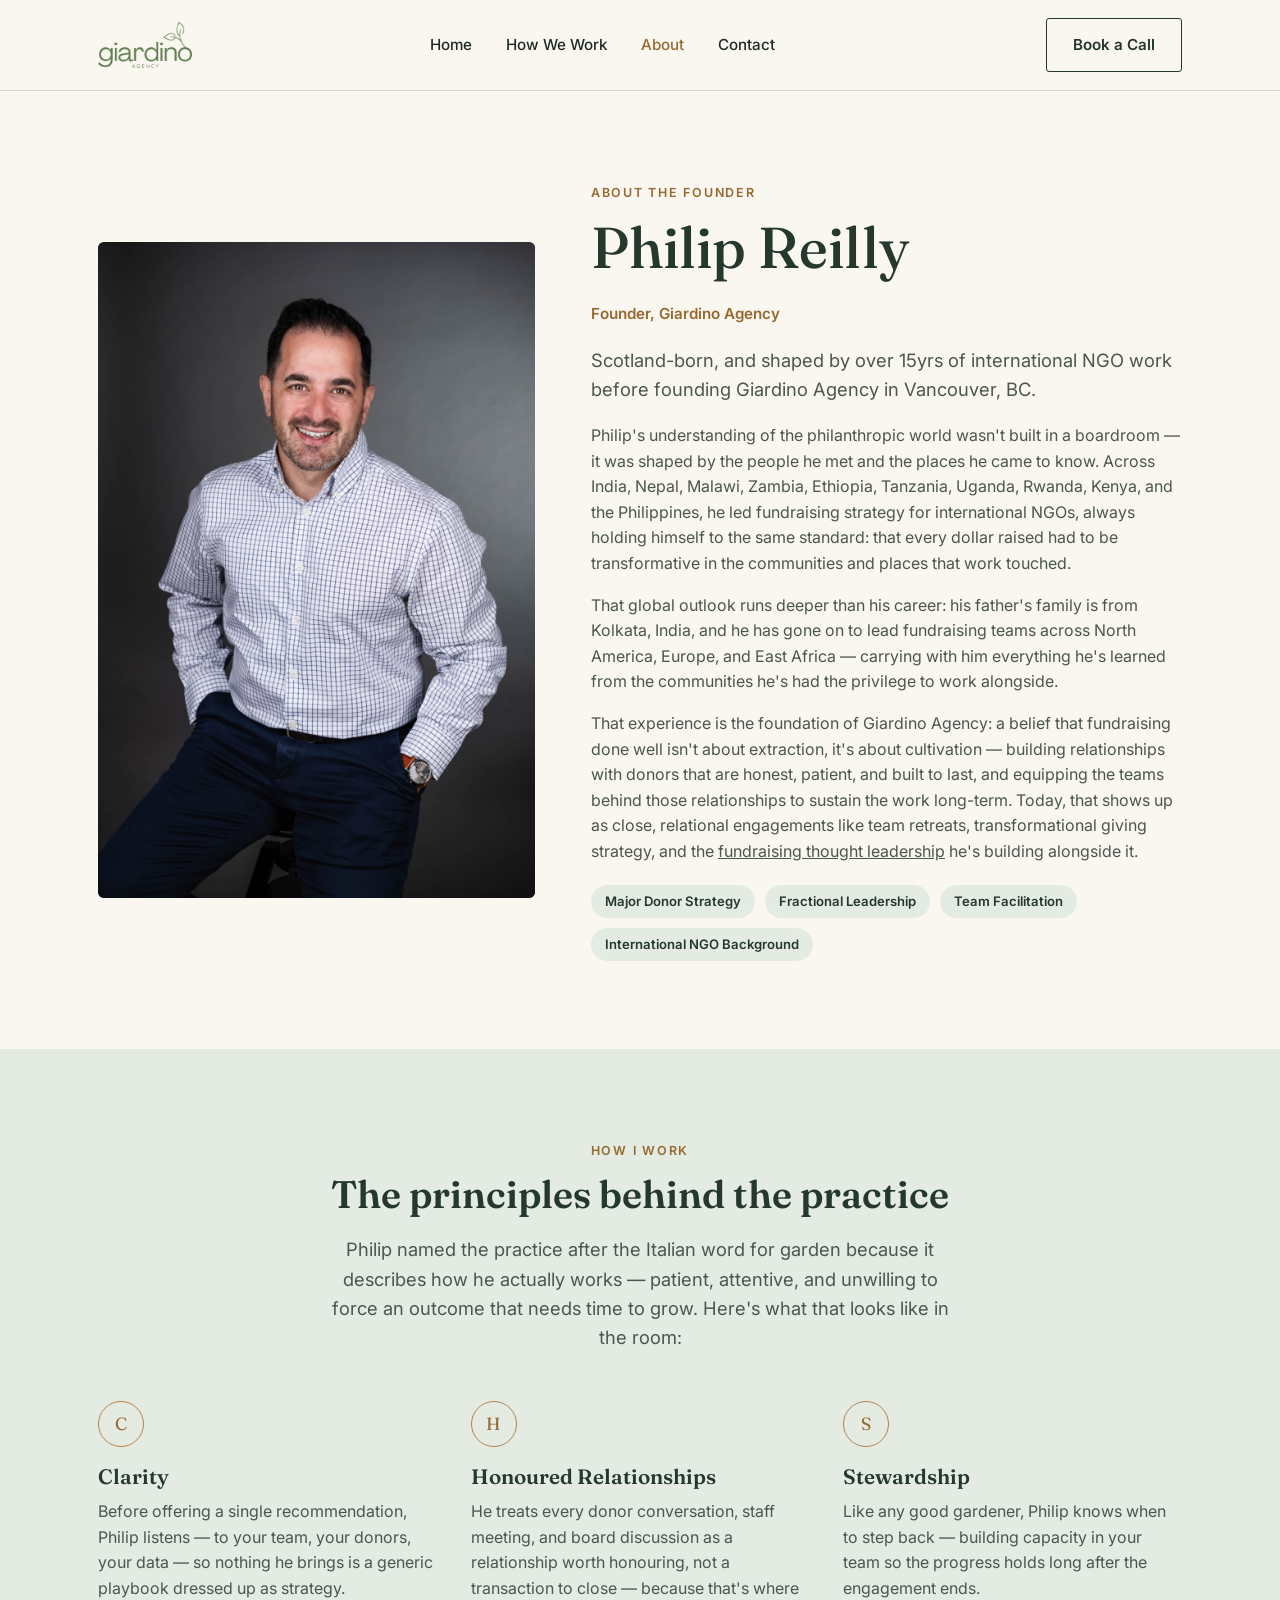
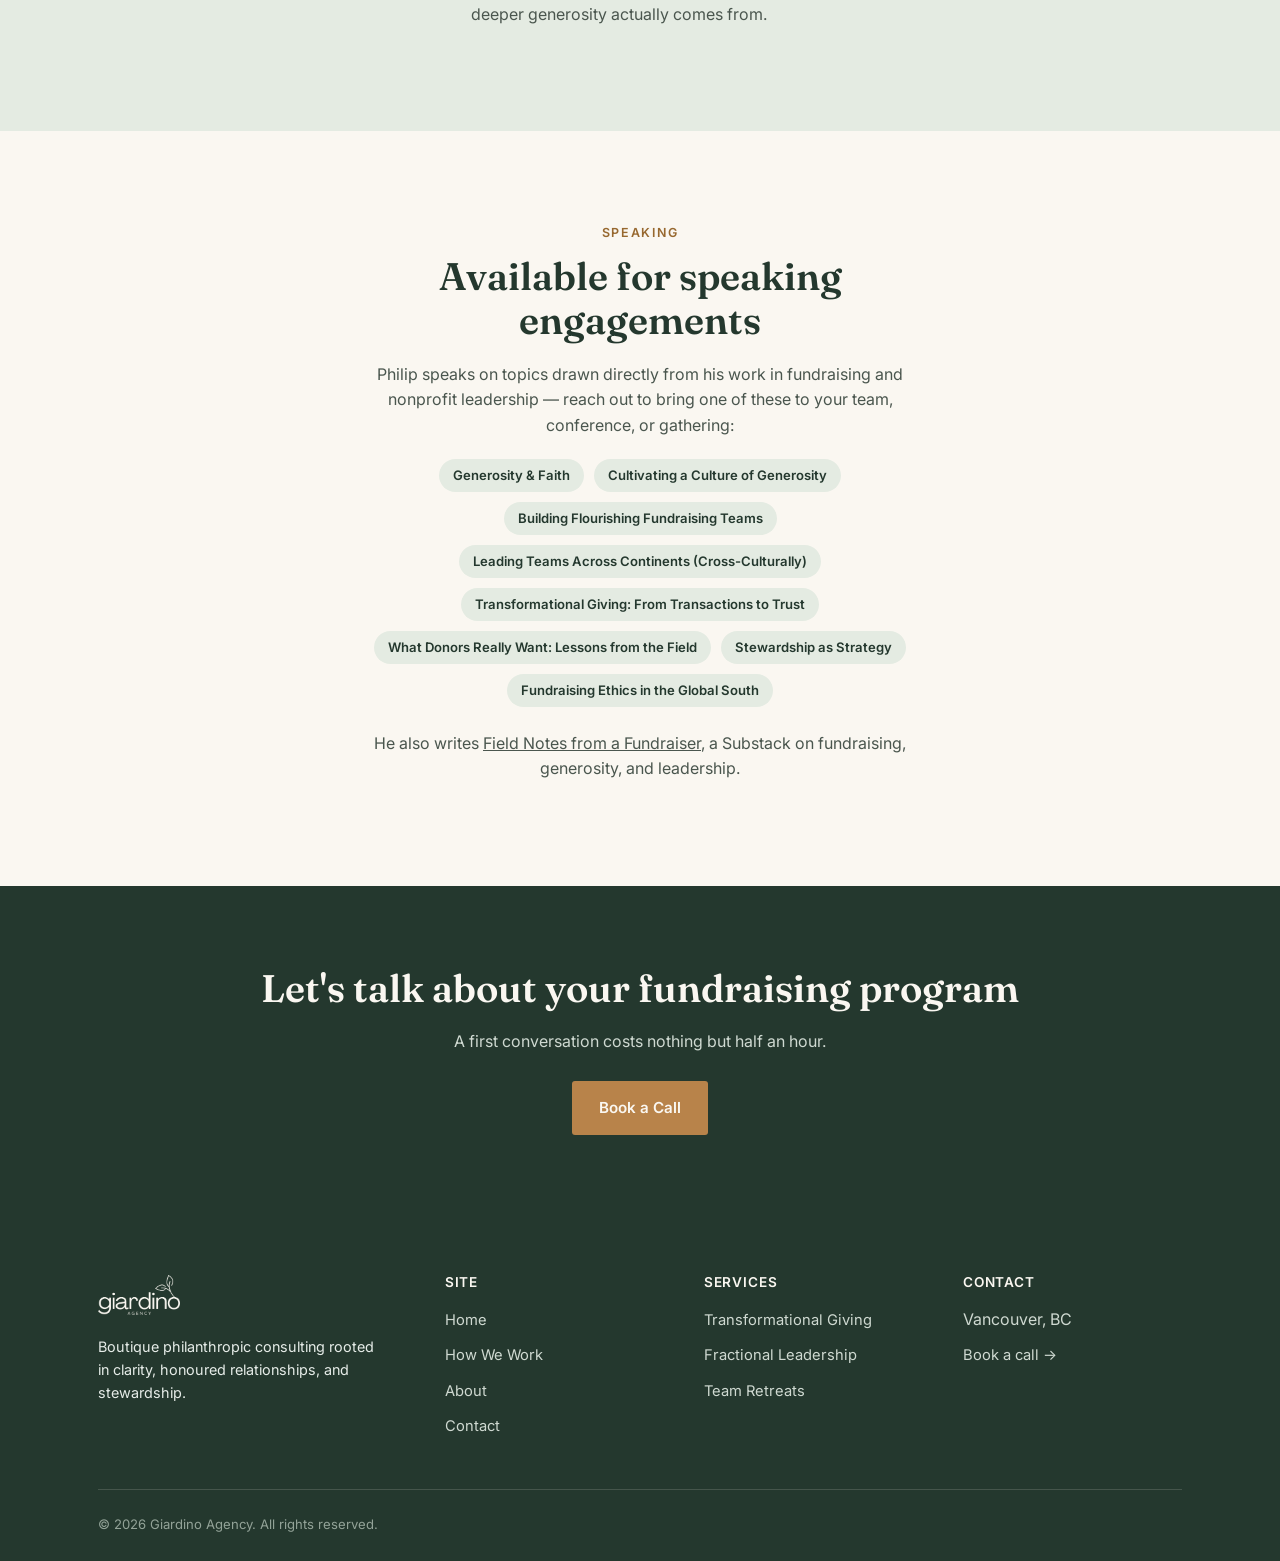
<file: about.html>
<!DOCTYPE html>
<html lang="en">
<head>
<meta charset="UTF-8">
<meta name="viewport" content="width=device-width, initial-scale=1.0">
<title>About — Giardino Agency</title>
<meta name="description" content="Meet Philip Reilly — founder of Giardino Agency — with roots in Kolkata, India, and fundraising leadership experience across North America, Europe, and East Africa, based in Vancouver, BC.">
<link rel="canonical" href="https://giardinoagency.io/about.html">
<meta property="og:type" content="profile">
<meta property="og:site_name" content="Giardino Agency">
<meta property="og:title" content="About — Giardino Agency">
<meta property="og:description" content="Meet Philip Reilly — founder of Giardino Agency — with roots in Kolkata, India, and fundraising leadership experience across North America, Europe, and East Africa, based in Vancouver, BC.">
<meta property="og:url" content="https://giardinoagency.io/about.html">
<meta property="og:image" content="https://giardinoagency.io/images/philip-reilly-portrait.jpg">
<meta property="og:locale" content="en_CA">
<meta name="twitter:card" content="summary_large_image">
<meta name="twitter:title" content="About — Giardino Agency">
<meta name="twitter:description" content="Meet Philip Reilly — founder of Giardino Agency — with roots in Kolkata, India, and fundraising leadership experience across North America, Europe, and East Africa, based in Vancouver, BC.">
<meta name="twitter:image" content="https://giardinoagency.io/images/philip-reilly-portrait.jpg">
<link rel="preconnect" href="https://fonts.googleapis.com">
<link href="https://fonts.googleapis.com/css2?family=Fraunces:opsz,wght@9..144,400;9..144,500;9..144,600&family=Inter:wght@400;500;600;700&display=swap" rel="stylesheet">
<link rel="stylesheet" href="css/style.css">
<script type="application/ld+json">
{
  "@context": "https://schema.org",
  "@type": "Person",
  "name": "Philip Reilly",
  "jobTitle": "Founder",
  "url": "https://giardinoagency.io/about.html",
  "image": "https://giardinoagency.io/images/philip-reilly-portrait.jpg",
  "affiliation": {
    "@type": "Organization",
    "name": "Giardino Agency",
    "url": "https://giardinoagency.io"
  },
  "sameAs": [
    "https://substack.com/@philipreilly"
  ],
  "knowsAbout": ["Major Gift Fundraising", "Fractional Fundraising Leadership", "Nonprofit Team Facilitation", "Cross-Cultural Leadership"]
}
</script>
</head>
<body>

<header class="site-header">
  <div class="wrap nav">
    <a href="index.html" class="logo"><img src="images/ga-logo-green.png" alt="Giardino Agency" class="logo-img"></a>
    <nav>
      <ul class="nav-links">
        <li><a href="index.html">Home</a></li>
        <li><a href="how-we-work.html">How We Work</a></li>
        <li><a href="about.html" class="active">About</a></li>
        <li><a href="contact.html">Contact</a></li>
        <li><a href="contact.html" class="nav-cta-item btn btn--primary btn--block">Book a Call</a></li>
      </ul>
    </nav>
    <div class="nav-cta">
      <a href="contact.html" class="btn btn--ghost">Book a Call</a>
      <button class="nav-toggle" aria-label="Menu"><span></span><span></span><span></span></button>
    </div>
  </div>
</header>

<main>

  <section class="section">
    <div class="wrap about-hero">
      <img class="portrait" src="images/philip-reilly-portrait.jpg" alt="Philip Reilly, founder of Giardino Agency">
      <div>
        <p class="eyebrow">About the Founder</p>
        <h1>Philip Reilly</h1>
        <p class="role-line">Founder, Giardino Agency</p>
        <p class="lede">Scotland-born, and shaped by over 15yrs of international NGO work before founding Giardino Agency in Vancouver, BC.</p>
        <p>Philip's understanding of the philanthropic world wasn't built in a boardroom — it was shaped by the people he met and the places he came to know. Across India, Nepal, Malawi, Zambia, Ethiopia, Tanzania, Uganda, Rwanda, Kenya, and the Philippines, he led fundraising strategy for international NGOs, always holding himself to the same standard: that every dollar raised had to be transformative in the communities and places that work touched.</p>
        <p>That global outlook runs deeper than his career: his father's family is from Kolkata, India, and he has gone on to lead fundraising teams across North America, Europe, and East Africa — carrying with him everything he's learned from the communities he's had the privilege to work alongside.</p>
        <p>That experience is the foundation of Giardino Agency: a belief that fundraising done well isn't about extraction, it's about cultivation — building relationships with donors that are honest, patient, and built to last, and equipping the teams behind those relationships to sustain the work long-term. Today, that shows up as close, relational engagements like team retreats, transformational giving strategy, and the <a href="https://substack.com/@philipreilly" target="_blank" rel="noopener noreferrer">fundraising thought leadership</a> he's building alongside it.</p>
        <div class="chip-row">
          <span class="chip">Major Donor Strategy</span>
          <span class="chip">Fractional Leadership</span>
          <span class="chip">Team Facilitation</span>
          <span class="chip">International NGO Background</span>
        </div>
      </div>
    </div>
  </section>

  <section class="section section--sage">
    <div class="wrap">
      <div class="center" style="max-width:640px; margin-bottom:48px;">
        <p class="eyebrow">How I Work</p>
        <h2>The principles behind the practice</h2>
        <p class="lede center">Philip named the practice after the Italian word for garden because it describes how he actually works — patient, attentive, and unwilling to force an outcome that needs time to grow. Here's what that looks like in the room:</p>
      </div>
      <div class="values-grid">
        <div class="trio-item">
          <div class="glyph">C</div>
          <h3>Clarity</h3>
          <p>Before offering a single recommendation, Philip listens — to your team, your donors, your data — so nothing he brings is a generic playbook dressed up as strategy.</p>
        </div>
        <div class="trio-item">
          <div class="glyph">H</div>
          <h3>Honoured Relationships</h3>
          <p>He treats every donor conversation, staff meeting, and board discussion as a relationship worth honouring, not a transaction to close — because that's where deeper generosity actually comes from.</p>
        </div>
        <div class="trio-item">
          <div class="glyph">S</div>
          <h3>Stewardship</h3>
          <p>Like any good gardener, Philip knows when to step back — building capacity in your team so the progress holds long after the engagement ends.</p>
        </div>
      </div>
    </div>
  </section>

  <section class="section">
    <div class="wrap center" style="max-width:640px;">
      <p class="eyebrow">Speaking</p>
      <h2>Available for speaking engagements</h2>
      <p>Philip speaks on topics drawn directly from his work in fundraising and nonprofit leadership — reach out to bring one of these to your team, conference, or gathering:</p>
      <div class="chip-row" style="justify-content:center;">
        <span class="chip">Generosity &amp; Faith</span>
        <span class="chip">Cultivating a Culture of Generosity</span>
        <span class="chip">Building Flourishing Fundraising Teams</span>
        <span class="chip">Leading Teams Across Continents (Cross-Culturally)</span>
        <span class="chip">Transformational Giving: From Transactions to Trust</span>
        <span class="chip">What Donors Really Want: Lessons from the Field</span>
        <span class="chip">Stewardship as Strategy</span>
        <span class="chip">Fundraising Ethics in the Global South</span>
      </div>
      <p style="margin-top:24px;">He also writes <a href="https://substack.com/@philipreilly" target="_blank" rel="noopener noreferrer">Field Notes from a Fundraiser</a>, a Substack on fundraising, generosity, and leadership.</p>
    </div>
  </section>

  <section class="cta-banner">
    <div class="wrap">
      <h2>Let's talk about your fundraising program</h2>
      <p>A first conversation costs nothing but half an hour.</p>
      <div class="btn-row">
        <a href="contact.html" class="btn btn--primary">Book a Call</a>
      </div>
    </div>
  </section>

</main>

<footer class="site-footer">
  <div class="wrap">
    <div class="footer-grid">
      <div>
        <a href="index.html" class="footer-logo"><img src="images/ga-logo-cream.png" alt="Giardino Agency" class="footer-logo-img"></a>
        <p style="max-width:280px; font-size:0.9rem;">Boutique philanthropic consulting rooted in clarity, honoured relationships, and stewardship.</p>
      </div>
      <div>
        <h4>Site</h4>
        <ul>
          <li><a href="index.html">Home</a></li>
          <li><a href="how-we-work.html">How We Work</a></li>
          <li><a href="about.html">About</a></li>
          <li><a href="contact.html">Contact</a></li>
        </ul>
      </div>
      <div>
        <h4>Services</h4>
        <ul>
          <li><a href="how-we-work.html#services">Transformational Giving</a></li>
          <li><a href="how-we-work.html#services">Fractional Leadership</a></li>
          <li><a href="how-we-work.html#services">Team Retreats</a></li>
        </ul>
      </div>
      <div>
        <h4>Contact</h4>
        <ul>
          <li>Vancouver, BC</li>
          <li><a href="contact.html">Book a call →</a></li>
        </ul>
      </div>
    </div>
    <div class="footer-bottom">
      <span>© 2026 Giardino Agency. All rights reserved.</span>
    </div>
  </div>
</footer>

<script src="js/script.js"></script>
</body>
</html>
</file>
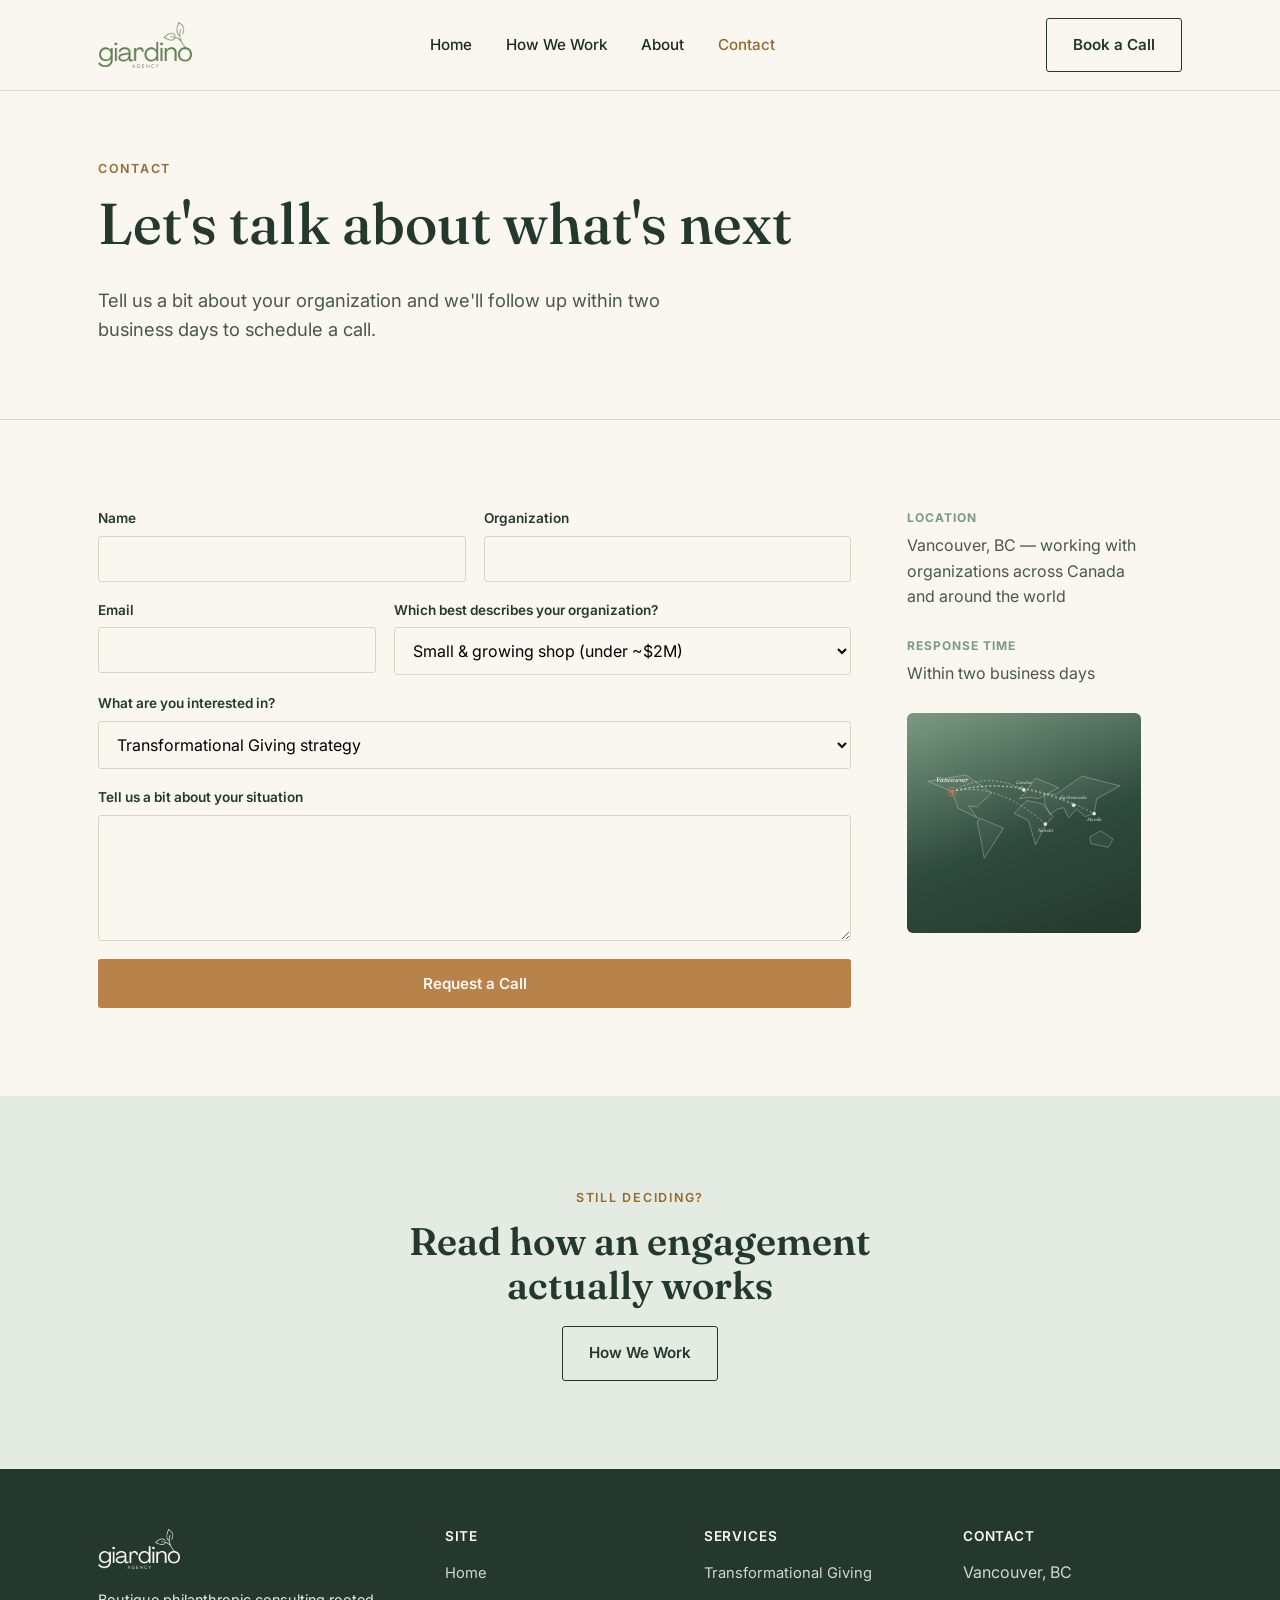
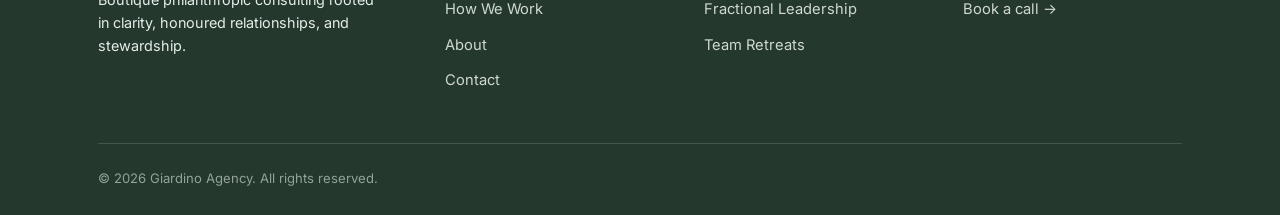
<file: contact.html>
<!DOCTYPE html>
<html lang="en">
<head>
<meta charset="UTF-8">
<meta name="viewport" content="width=device-width, initial-scale=1.0">
<title>Contact — Giardino Agency</title>
<meta name="description" content="Book a consultation with Giardino Agency, a boutique philanthropic consulting practice based in Vancouver, BC.">
<link rel="canonical" href="https://giardinoagency.io/contact.html">
<meta property="og:type" content="website">
<meta property="og:site_name" content="Giardino Agency">
<meta property="og:title" content="Contact — Giardino Agency">
<meta property="og:description" content="Book a consultation with Giardino Agency, a boutique philanthropic consulting practice based in Vancouver, BC.">
<meta property="og:url" content="https://giardinoagency.io/contact.html">
<meta property="og:image" content="https://giardinoagency.io/images/ga-logo-green.png">
<meta property="og:locale" content="en_CA">
<meta name="twitter:card" content="summary_large_image">
<meta name="twitter:title" content="Contact — Giardino Agency">
<meta name="twitter:description" content="Book a consultation with Giardino Agency, a boutique philanthropic consulting practice based in Vancouver, BC.">
<meta name="twitter:image" content="https://giardinoagency.io/images/ga-logo-green.png">
<link rel="preconnect" href="https://fonts.googleapis.com">
<link href="https://fonts.googleapis.com/css2?family=Fraunces:opsz,wght@9..144,400;9..144,500;9..144,600&family=Inter:wght@400;500;600;700&display=swap" rel="stylesheet">
<link rel="stylesheet" href="css/style.css">
</head>
<body>

<header class="site-header">
  <div class="wrap nav">
    <a href="index.html" class="logo"><img src="images/ga-logo-green.png" alt="Giardino Agency" class="logo-img"></a>
    <nav>
      <ul class="nav-links">
        <li><a href="index.html">Home</a></li>
        <li><a href="how-we-work.html">How We Work</a></li>
        <li><a href="about.html">About</a></li>
        <li><a href="contact.html" class="active">Contact</a></li>
        <li><a href="contact.html" class="nav-cta-item btn btn--primary btn--block">Book a Call</a></li>
      </ul>
    </nav>
    <div class="nav-cta">
      <a href="contact.html" class="btn btn--ghost">Book a Call</a>
      <button class="nav-toggle" aria-label="Menu"><span></span><span></span><span></span></button>
    </div>
  </div>
</header>

<main>

  <section class="page-hero">
    <div class="wrap">
      <p class="eyebrow">Contact</p>
      <h1>Let's talk about what's next</h1>
      <p class="lede">Tell us a bit about your organization and we'll follow up within two business days to schedule a call.</p>
    </div>
  </section>

  <section class="section">
    <div class="wrap contact-grid">
      <div>
        <form id="contact-form">
          <div class="form-row">
            <div class="field">
              <label for="name">Name</label>
              <input type="text" id="name" required>
            </div>
            <div class="field">
              <label for="org">Organization</label>
              <input type="text" id="org" required>
            </div>
          </div>
          <div class="form-row">
            <div class="field">
              <label for="email">Email</label>
              <input type="email" id="email" required>
            </div>
            <div class="field">
              <label for="segment">Which best describes your organization?</label>
              <select id="segment">
                <option>Small &amp; growing shop (under ~$2M)</option>
                <option>Mid-size org scaling major gifts</option>
                <option>High-revenue org (HNW/UHNW focus)</option>
                <option>Team needing realignment or restructuring</option>
                <option>International development / global-facing organization</option>
                <option>Not sure yet</option>
              </select>
            </div>
          </div>
          <div class="form-row">
            <div class="field full">
              <label for="service">What are you interested in?</label>
              <select id="service">
                <option>Transformational Giving strategy</option>
                <option>Fractional Leadership</option>
                <option>Team Retreat</option>
                <option>Not sure yet</option>
              </select>
            </div>
          </div>
          <div class="form-row">
            <div class="field full">
              <label for="message">Tell us a bit about your situation</label>
              <textarea id="message" rows="5"></textarea>
            </div>
          </div>
          <button type="submit" class="btn btn--primary btn--block">Request a Call</button>
        </form>
        <p id="contact-success" class="form-success">Thanks for reaching out — we'll be in touch within two business days.</p>
        <p id="contact-error" class="gate-error" hidden>Something went wrong sending your message — please try again in a moment.</p>
      </div>

      <div class="contact-side">
        <div class="info-item">
          <span class="label">Location</span>
          <p style="margin:0;">Vancouver, BC — working with organizations across Canada and around the world</p>
        </div>
        <div class="info-item">
          <span class="label">Response time</span>
          <p style="margin:0;">Within two business days</p>
        </div>
        <div class="map-box">
          <svg viewBox="0 0 400 220" xmlns="http://www.w3.org/2000/svg" role="img" aria-label="Stylized world map showing flight-route lines from Vancouver, BC, across North America, Europe, Africa, and Asia, representing Giardino Agency's global reach">
            <!-- simplified world map (low-poly continents, positioned by actual lat/lon) -->
            <path d="M16.7,30.6 L88.9,18.3 L138.9,52.6 L110,79.4 L94.4,77 L111.1,100.2 L74.4,81.9 L63.3,50.1 Z" stroke="#faf7f1" stroke-width="1" opacity="0.55" fill="#faf7f1" fill-opacity="0.08"/>
            <path d="M114.4,100.2 L161.1,119.8 L124.4,177.2 L116.7,134.4 L111.1,110 Z" stroke="#faf7f1" stroke-width="1" opacity="0.55" fill="#faf7f1" fill-opacity="0.08"/>
            <path d="M191.1,63.6 L202.2,52.6 L222.2,24.4 L266.7,42.8 L227.8,63.6 L213.3,61.1 Z" stroke="#faf7f1" stroke-width="1" opacity="0.55" fill="#faf7f1" fill-opacity="0.08"/>
            <path d="M195.6,39.1 L201.1,45.2 L200,47.7 L194.4,46.4 Z" stroke="#faf7f1" stroke-width="1" opacity="0.55" fill="#faf7f1" fill-opacity="0.08"/>
            <path d="M193.3,42.8 L191.1,45.2 L188.9,46.4 Z" stroke="#faf7f1" stroke-width="1" opacity="0.55" fill="#faf7f1" fill-opacity="0.08"/>
            <path d="M205.6,67.2 L235.6,73.3 L255.6,97.8 L242.2,112.4 L222.2,151.6 L208.9,105.1 L181.1,91.7 Z" stroke="#faf7f1" stroke-width="1" opacity="0.55" fill="#faf7f1" fill-opacity="0.08"/>
            <path d="M238.9,55 L261.1,55 L311.1,20.8 L383.3,39.1 L338.9,63.6 L334,92 L316.7,97.8 L300,83.1 L285.6,100.2 L275.6,80.7 L264.4,83.1 L250,94.1 L240,73.3 Z" stroke="#faf7f1" stroke-width="1" opacity="0.55" fill="#faf7f1" fill-opacity="0.08"/>
            <path d="M325.6,136.9 L346.7,124.7 L370,140.6 L361.1,156.4 L327.8,149.1 Z" stroke="#faf7f1" stroke-width="1" opacity="0.55" fill="#faf7f1" fill-opacity="0.08"/>

            <!-- flight paths from Vancouver -->
            <path d="M63,50 Q130,10 200,47" stroke="#faf7f1" stroke-width="1.2" stroke-dasharray="4 4" opacity="0.7" fill="none"/>
            <path d="M63,50 Q150,30 241,112" stroke="#faf7f1" stroke-width="1.2" stroke-dasharray="4 4" opacity="0.7" fill="none"/>
            <path d="M63,50 Q170,20 295,76" stroke="#faf7f1" stroke-width="1.2" stroke-dasharray="4 4" opacity="0.7" fill="none"/>
            <path d="M63,50 Q190,15 334,92" stroke="#faf7f1" stroke-width="1.2" stroke-dasharray="4 4" opacity="0.7" fill="none"/>

            <!-- destination points -->
            <circle cx="200" cy="47" r="3.5" fill="#faf7f1" opacity="0.85"/>
            <text x="200" y="36" text-anchor="middle" font-family="Fraunces, Georgia, serif" font-style="italic" font-size="9" fill="#faf7f1" opacity="0.75">London</text>
            <circle cx="241" cy="112" r="3.5" fill="#faf7f1" opacity="0.85"/>
            <text x="241" y="127" text-anchor="middle" font-family="Fraunces, Georgia, serif" font-style="italic" font-size="9" fill="#faf7f1" opacity="0.75">Nairobi</text>
            <circle cx="295" cy="76" r="3.5" fill="#faf7f1" opacity="0.85"/>
            <text x="295" y="65" text-anchor="middle" font-family="Fraunces, Georgia, serif" font-style="italic" font-size="9" fill="#faf7f1" opacity="0.75">Kathmandu</text>
            <circle cx="334" cy="92" r="3.5" fill="#faf7f1" opacity="0.85"/>
            <text x="334" y="107" text-anchor="middle" font-family="Fraunces, Georgia, serif" font-style="italic" font-size="9" fill="#faf7f1" opacity="0.75">Manila</text>

            <!-- Vancouver origin -->
            <circle cx="63" cy="50" r="8" fill="none" stroke="#b8834a" stroke-width="1.5"/>
            <circle cx="63" cy="50" r="4" fill="#b8834a"/>
            <text x="63" y="32" text-anchor="middle" font-family="Fraunces, Georgia, serif" font-style="italic" font-size="13" fill="#faf7f1">Vancouver</text>
          </svg>
        </div>
      </div>
    </div>
  </section>

  <section class="section section--sage">
    <div class="wrap center" style="max-width:600px;">
      <p class="eyebrow">Still deciding?</p>
      <h2>Read how an engagement actually works</h2>
      <a href="how-we-work.html" class="btn btn--ghost">How We Work</a>
    </div>
  </section>

</main>

<footer class="site-footer">
  <div class="wrap">
    <div class="footer-grid">
      <div>
        <a href="index.html" class="footer-logo"><img src="images/ga-logo-cream.png" alt="Giardino Agency" class="footer-logo-img"></a>
        <p style="max-width:280px; font-size:0.9rem;">Boutique philanthropic consulting rooted in clarity, honoured relationships, and stewardship.</p>
      </div>
      <div>
        <h4>Site</h4>
        <ul>
          <li><a href="index.html">Home</a></li>
          <li><a href="how-we-work.html">How We Work</a></li>
          <li><a href="about.html">About</a></li>
          <li><a href="contact.html">Contact</a></li>
        </ul>
      </div>
      <div>
        <h4>Services</h4>
        <ul>
          <li><a href="how-we-work.html#services">Transformational Giving</a></li>
          <li><a href="how-we-work.html#services">Fractional Leadership</a></li>
          <li><a href="how-we-work.html#services">Team Retreats</a></li>
        </ul>
      </div>
      <div>
        <h4>Contact</h4>
        <ul>
          <li>Vancouver, BC</li>
          <li><a href="contact.html">Book a call →</a></li>
        </ul>
      </div>
    </div>
    <div class="footer-bottom">
      <span>© 2026 Giardino Agency. All rights reserved.</span>
    </div>
  </div>
</footer>

<script src="js/script.js"></script>
</body>
</html>
</file>
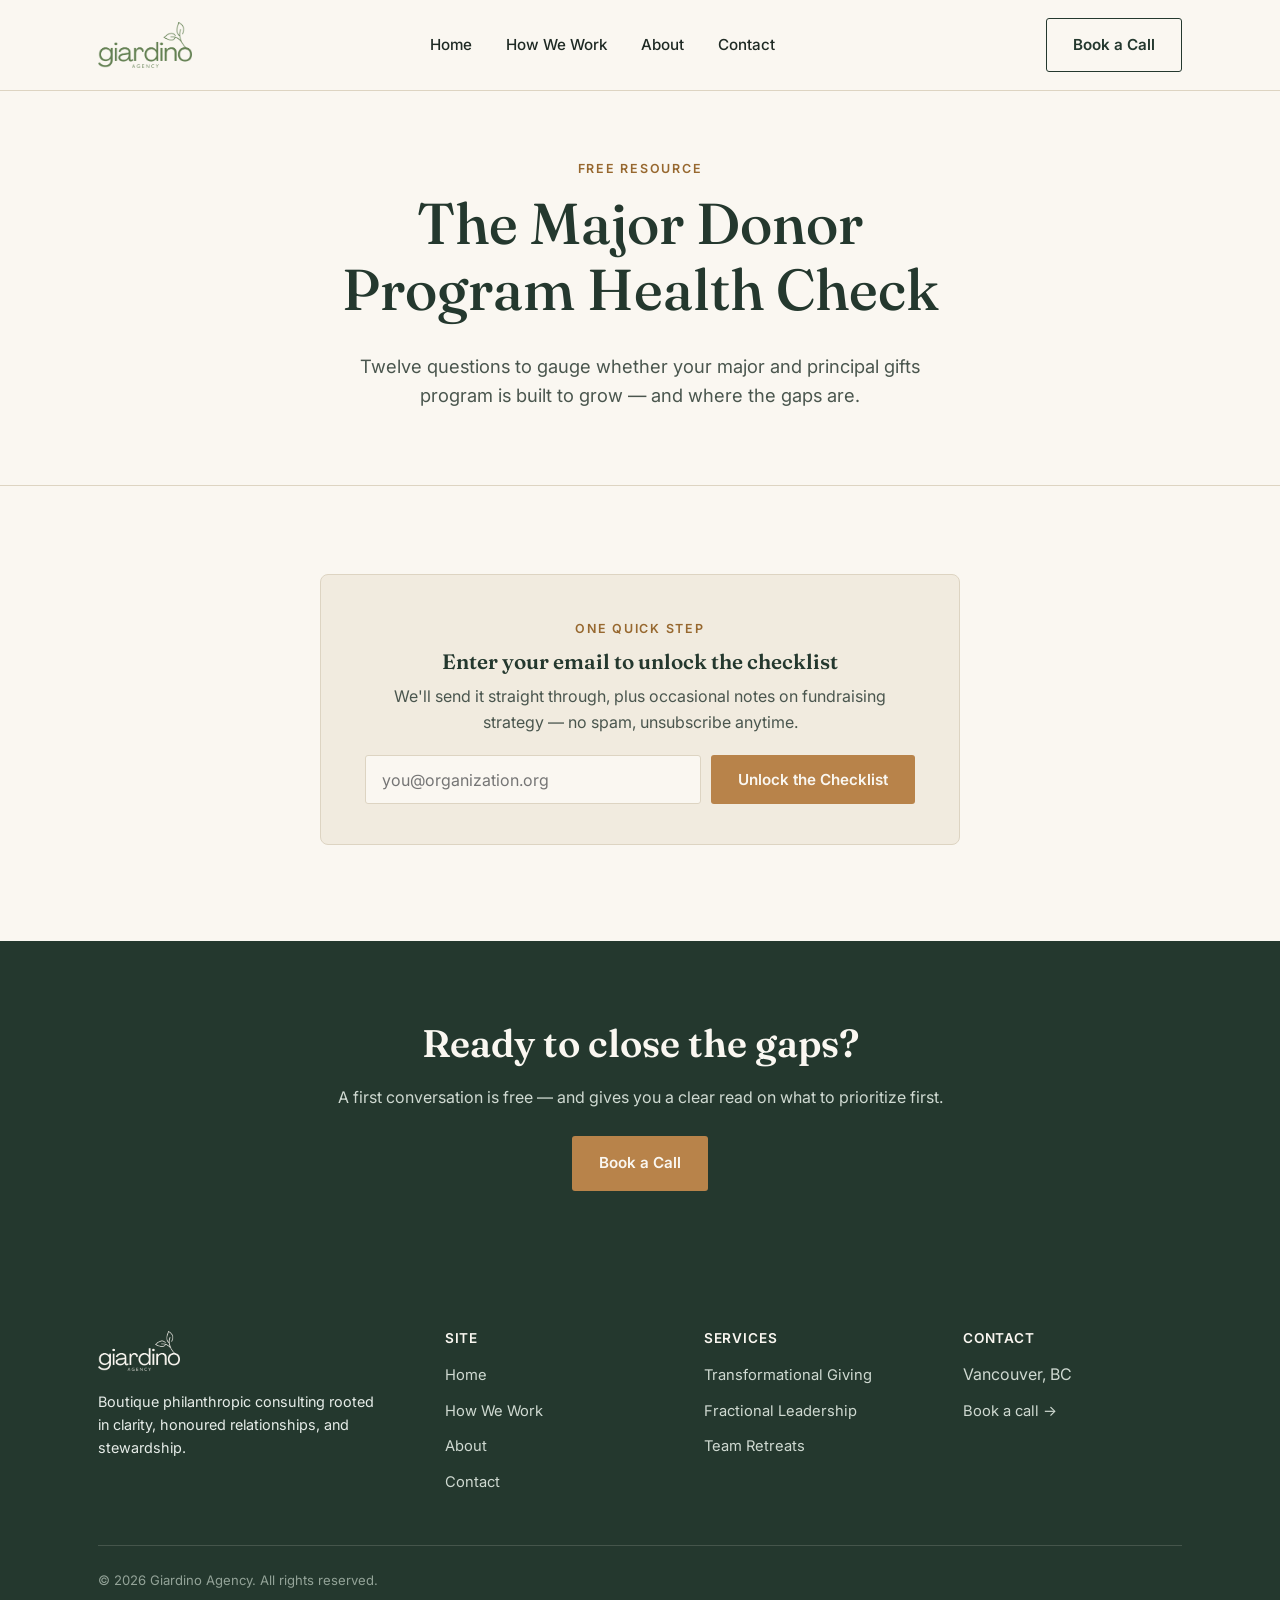
<file: donor-program-health-checklist.html>
<!DOCTYPE html>
<html lang="en">
<head>
<meta charset="UTF-8">
<meta name="viewport" content="width=device-width, initial-scale=1.0">
<title>The Major Donor Program Health Check — Giardino Agency</title>
<meta name="description" content="Twelve questions to gauge whether your major and principal gifts program is built to grow — a free self-assessment from Giardino Agency.">
<link rel="canonical" href="https://giardinoagency.io/donor-program-health-checklist.html">
<meta property="og:type" content="website">
<meta property="og:site_name" content="Giardino Agency">
<meta property="og:title" content="The Major Donor Program Health Check — Giardino Agency">
<meta property="og:description" content="Twelve questions to gauge whether your major and principal gifts program is built to grow — a free self-assessment from Giardino Agency.">
<meta property="og:url" content="https://giardinoagency.io/donor-program-health-checklist.html">
<meta property="og:image" content="https://giardinoagency.io/images/ga-logo-green.png">
<meta property="og:locale" content="en_CA">
<meta name="twitter:card" content="summary_large_image">
<meta name="twitter:title" content="The Major Donor Program Health Check — Giardino Agency">
<meta name="twitter:description" content="Twelve questions to gauge whether your major and principal gifts program is built to grow — a free self-assessment from Giardino Agency.">
<meta name="twitter:image" content="https://giardinoagency.io/images/ga-logo-green.png">
<link rel="preconnect" href="https://fonts.googleapis.com">
<link href="https://fonts.googleapis.com/css2?family=Fraunces:opsz,wght@9..144,400;9..144,500;9..144,600&family=Inter:wght@400;500;600;700&display=swap" rel="stylesheet">
<link rel="stylesheet" href="css/style.css">
</head>
<body>

<header class="site-header">
  <div class="wrap nav">
    <a href="index.html" class="logo"><img src="images/ga-logo-green.png" alt="Giardino Agency" class="logo-img"></a>
    <nav>
      <ul class="nav-links">
        <li><a href="index.html">Home</a></li>
        <li><a href="how-we-work.html">How We Work</a></li>
        <li><a href="about.html">About</a></li>
        <li><a href="contact.html">Contact</a></li>
        <li><a href="contact.html" class="nav-cta-item btn btn--primary btn--block">Book a Call</a></li>
      </ul>
    </nav>
    <div class="nav-cta">
      <a href="contact.html" class="btn btn--ghost">Book a Call</a>
      <button class="nav-toggle" aria-label="Menu"><span></span><span></span><span></span></button>
    </div>
  </div>
</header>

<main>

  <section class="page-hero">
    <div class="wrap center" style="max-width:720px;">
      <p class="eyebrow">Free Resource</p>
      <h1>The Major Donor Program Health Check</h1>
      <p class="lede center">Twelve questions to gauge whether your major and principal gifts program is built to grow — and where the gaps are.</p>
    </div>
  </section>

  <section class="section">
    <div class="wrap">
      <div class="gate-box">
        <p class="eyebrow">One Quick Step</p>
        <h3>Enter your email to unlock the checklist</h3>
        <p>We'll send it straight through, plus occasional notes on fundraising strategy — no spam, unsubscribe anytime.</p>
        <form class="gate-form" data-resource="Major Donor Program Health Check" data-reveals="checklist-content">
          <input type="email" placeholder="you@organization.org" required aria-label="Email address">
          <button type="submit" class="btn btn--primary">Unlock the Checklist</button>
        </form>
        <p class="gate-error" hidden>Something went wrong — please try again in a moment, or reach out through the <a href="contact.html">contact page</a>.</p>
      </div>

      <div id="checklist-content" hidden>
        <p class="checklist-group-label">Portfolio &amp; Pipeline</p>
        <ul class="checklist">
          <li class="checklist-item"><div class="glyph">1</div><p>Do you know, today, how many of your donors are capable of a gift at your major-gift threshold?</p></li>
          <li class="checklist-item"><div class="glyph">2</div><p>Is every major-gift-capable donor assigned to a specific relationship manager — not just "the organization"?</p></li>
          <li class="checklist-item"><div class="glyph">3</div><p>Is each gift officer's portfolio sized for real relationship depth? Sector benchmarks commonly cite roughly 100–150 active donors as a workable portfolio — well beyond that, cultivation quality tends to slip.</p></li>
          <li class="checklist-item"><div class="glyph">4</div><p>Do you have a documented pipeline of next-tier donors being cultivated toward major-gift capacity?</p></li>
        </ul>

        <p class="checklist-group-label">Moves &amp; Stewardship</p>
        <ul class="checklist">
          <li class="checklist-item"><div class="glyph">5</div><p>Does every major donor have a documented moves-management plan — a defined next step, not just "stay in touch"?</p></li>
          <li class="checklist-item"><div class="glyph">6</div><p>Are your top donors stewarded on a rhythm that isn't only tied to the next ask?</p></li>
          <li class="checklist-item"><div class="glyph">7</div><p>Do you track donor-centered metrics — retention and upgrade rates, not just total dollars raised? Sector-wide average donor retention has hovered near 43%, with new-donor retention under 20%, so this is worth watching closely.</p></li>
        </ul>

        <p class="checklist-group-label">HNW &amp; UHNW / Planned Giving</p>
        <ul class="checklist">
          <li class="checklist-item"><div class="glyph">8</div><p>Do you have a defined approach for high-net-worth and ultra-high-net-worth donors, distinct from your general major-gifts process?</p></li>
          <li class="checklist-item"><div class="glyph">9</div><p>Is planned or legacy giving actively discussed with your most loyal donors, or is it an afterthought?</p></li>
        </ul>

        <p class="checklist-group-label">Systems &amp; Leadership</p>
        <ul class="checklist">
          <li class="checklist-item"><div class="glyph">10</div><p>Is your donor data clean, current, and actually used to prioritize where staff spend their time?</p></li>
          <li class="checklist-item"><div class="glyph">11</div><p>Does your board understand — and actively participate in — its role in major gift cultivation?</p></li>
          <li class="checklist-item"><div class="glyph">12</div><p>If your most experienced gift officer left tomorrow, would those donor relationships survive the transition?</p></li>
        </ul>

        <div class="callout">
          <span class="label">How to read your answers</span>
          <p>Six or more "no" answers signal real room to strengthen your major gifts program before you can reliably scale it. That's not a verdict — it's a starting point for a conversation.</p>
          <p class="callout-fine">Benchmarks referenced here reflect commonly cited patterns in North American fundraising — including Fundraising Effectiveness Project retention data — not universal rules. Your program's context always comes first.</p>
        </div>
      </div>
    </div>
  </section>

  <section class="cta-banner">
    <div class="wrap">
      <h2>Ready to close the gaps?</h2>
      <p>A first conversation is free — and gives you a clear read on what to prioritize first.</p>
      <div class="btn-row">
        <a href="contact.html" class="btn btn--primary">Book a Call</a>
      </div>
    </div>
  </section>

</main>

<footer class="site-footer">
  <div class="wrap">
    <div class="footer-grid">
      <div>
        <a href="index.html" class="footer-logo"><img src="images/ga-logo-cream.png" alt="Giardino Agency" class="footer-logo-img"></a>
        <p style="max-width:280px; font-size:0.9rem;">Boutique philanthropic consulting rooted in clarity, honoured relationships, and stewardship.</p>
      </div>
      <div>
        <h4>Site</h4>
        <ul>
          <li><a href="index.html">Home</a></li>
          <li><a href="how-we-work.html">How We Work</a></li>
          <li><a href="about.html">About</a></li>
          <li><a href="contact.html">Contact</a></li>
        </ul>
      </div>
      <div>
        <h4>Services</h4>
        <ul>
          <li><a href="how-we-work.html#services">Transformational Giving</a></li>
          <li><a href="how-we-work.html#services">Fractional Leadership</a></li>
          <li><a href="how-we-work.html#services">Team Retreats</a></li>
        </ul>
      </div>
      <div>
        <h4>Contact</h4>
        <ul>
          <li>Vancouver, BC</li>
          <li><a href="contact.html">Book a call →</a></li>
        </ul>
      </div>
    </div>
    <div class="footer-bottom">
      <span>© 2026 Giardino Agency. All rights reserved.</span>
    </div>
  </div>
</footer>

<script src="js/script.js"></script>
</body>
</html>
</file>
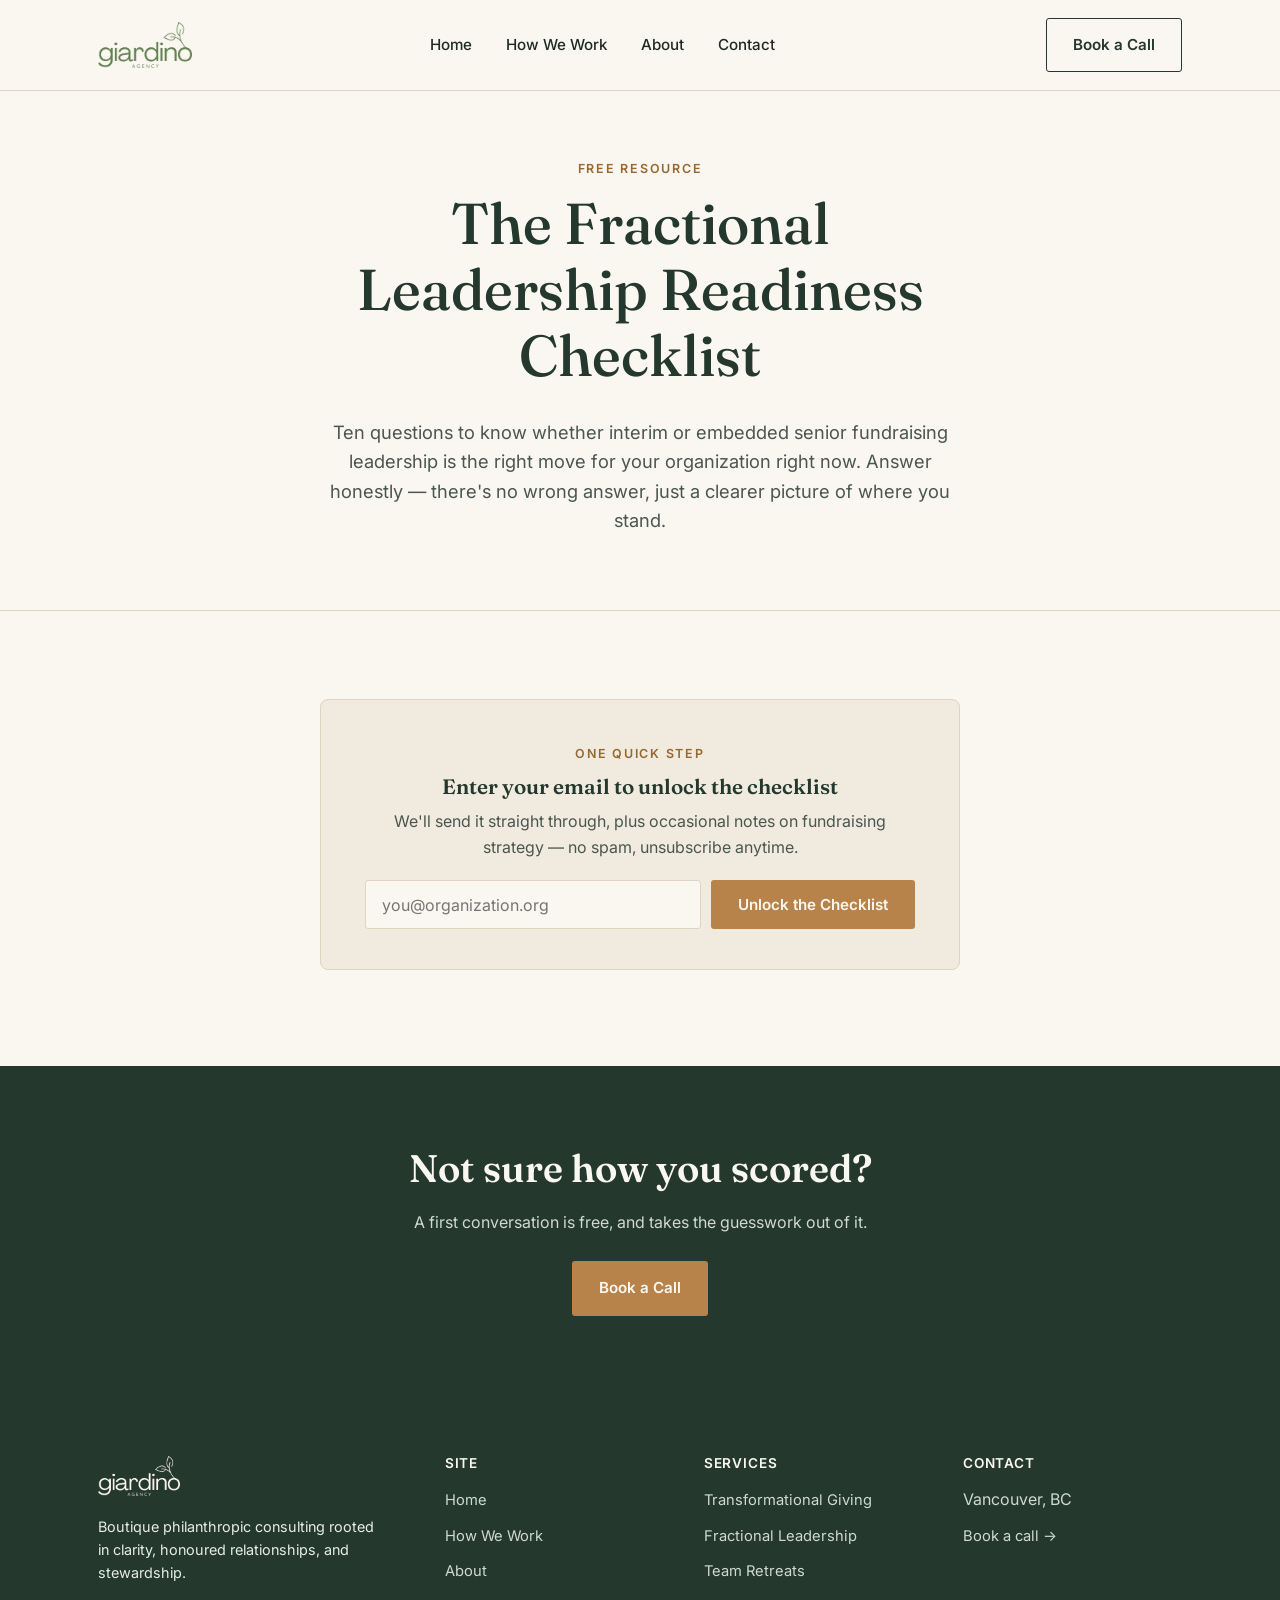
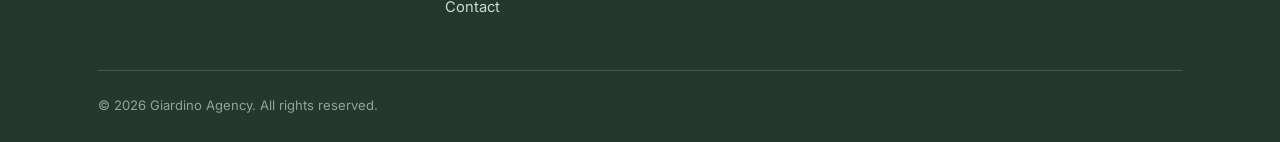
<file: fractional-leadership-checklist.html>
<!DOCTYPE html>
<html lang="en">
<head>
<meta charset="UTF-8">
<meta name="viewport" content="width=device-width, initial-scale=1.0">
<title>The Fractional Leadership Readiness Checklist — Giardino Agency</title>
<meta name="description" content="Ten questions to know whether interim or embedded senior fundraising leadership is the right move for your organization right now — a free self-assessment from Giardino Agency.">
<link rel="canonical" href="https://giardinoagency.io/fractional-leadership-checklist.html">
<meta property="og:type" content="website">
<meta property="og:site_name" content="Giardino Agency">
<meta property="og:title" content="The Fractional Leadership Readiness Checklist — Giardino Agency">
<meta property="og:description" content="Ten questions to know whether interim or embedded senior fundraising leadership is the right move for your organization right now — a free self-assessment from Giardino Agency.">
<meta property="og:url" content="https://giardinoagency.io/fractional-leadership-checklist.html">
<meta property="og:image" content="https://giardinoagency.io/images/ga-logo-green.png">
<meta property="og:locale" content="en_CA">
<meta name="twitter:card" content="summary_large_image">
<meta name="twitter:title" content="The Fractional Leadership Readiness Checklist — Giardino Agency">
<meta name="twitter:description" content="Ten questions to know whether interim or embedded senior fundraising leadership is the right move for your organization right now — a free self-assessment from Giardino Agency.">
<meta name="twitter:image" content="https://giardinoagency.io/images/ga-logo-green.png">
<link rel="preconnect" href="https://fonts.googleapis.com">
<link href="https://fonts.googleapis.com/css2?family=Fraunces:opsz,wght@9..144,400;9..144,500;9..144,600&family=Inter:wght@400;500;600;700&display=swap" rel="stylesheet">
<link rel="stylesheet" href="css/style.css">
</head>
<body>

<header class="site-header">
  <div class="wrap nav">
    <a href="index.html" class="logo"><img src="images/ga-logo-green.png" alt="Giardino Agency" class="logo-img"></a>
    <nav>
      <ul class="nav-links">
        <li><a href="index.html">Home</a></li>
        <li><a href="how-we-work.html">How We Work</a></li>
        <li><a href="about.html">About</a></li>
        <li><a href="contact.html">Contact</a></li>
        <li><a href="contact.html" class="nav-cta-item btn btn--primary btn--block">Book a Call</a></li>
      </ul>
    </nav>
    <div class="nav-cta">
      <a href="contact.html" class="btn btn--ghost">Book a Call</a>
      <button class="nav-toggle" aria-label="Menu"><span></span><span></span><span></span></button>
    </div>
  </div>
</header>

<main>

  <section class="page-hero">
    <div class="wrap center" style="max-width:720px;">
      <p class="eyebrow">Free Resource</p>
      <h1>The Fractional Leadership Readiness Checklist</h1>
      <p class="lede center">Ten questions to know whether interim or embedded senior fundraising leadership is the right move for your organization right now. Answer honestly — there's no wrong answer, just a clearer picture of where you stand.</p>
    </div>
  </section>

  <section class="section">
    <div class="wrap">
      <div class="gate-box">
        <p class="eyebrow">One Quick Step</p>
        <h3>Enter your email to unlock the checklist</h3>
        <p>We'll send it straight through, plus occasional notes on fundraising strategy — no spam, unsubscribe anytime.</p>
        <form class="gate-form" data-resource="Fractional Leadership Readiness Checklist" data-reveals="checklist-content">
          <input type="email" placeholder="you@organization.org" required aria-label="Email address">
          <button type="submit" class="btn btn--primary">Unlock the Checklist</button>
        </form>
        <p class="gate-error" hidden>Something went wrong — please try again in a moment, or reach out through the <a href="contact.html">contact page</a>.</p>
      </div>

      <div id="checklist-content" hidden>
        <ul class="checklist">
          <li class="checklist-item"><div class="glyph">1</div><p>Is your development director role vacant, or likely to become vacant within the next six months?</p></li>
          <li class="checklist-item"><div class="glyph">2</div><p>Has fundraising leadership turned over more than once in the past three years?</p></li>
          <li class="checklist-item"><div class="glyph">3</div><p>Is your executive director or board currently absorbing fundraising leadership duties on top of their own role?</p></li>
          <li class="checklist-item"><div class="glyph">4</div><p>Do you have donors capable of significant gifts without a clearly assigned relationship owner?</p></li>
          <li class="checklist-item"><div class="glyph">5</div><p>Are you planning a campaign, capital ask, or major growth push in the next 12 months without senior fundraising leadership in place to lead it?</p></li>
          <li class="checklist-item"><div class="glyph">6</div><p>Has staff turnover or burnout affected donor retention or your team's capacity to manage relationships well?</p></li>
          <li class="checklist-item"><div class="glyph">7</div><p>Are your moves management, prospect research, or stewardship processes inconsistent or undocumented?</p></li>
          <li class="checklist-item"><div class="glyph">8</div><p>Would two to three days a week of senior-level fundraising leadership solve more of your problem than a full-time hire you're not yet ready to recruit for or fund?</p></li>
          <li class="checklist-item"><div class="glyph">9</div><p>Do you need to bridge a leadership gap while you recruit for a permanent hire, without pausing donor relationships in the meantime?</p></li>
          <li class="checklist-item"><div class="glyph">10</div><p>Is your board asking why fundraising isn't growing, without a clear answer for what's missing?</p></li>
        </ul>

        <div class="callout">
          <span class="label">How to read your answers</span>
          <p>Three or more "yes" answers is a strong signal that fractional or interim fundraising leadership is worth a conversation — before a vacancy or a stalled campaign forces the decision.</p>
          <p class="callout-fine">This isn't a formula — it's a starting point. Every organization's context is different, and a short conversation will tell you more than any checklist can.</p>
        </div>
      </div>
    </div>
  </section>

  <section class="cta-banner">
    <div class="wrap">
      <h2>Not sure how you scored?</h2>
      <p>A first conversation is free, and takes the guesswork out of it.</p>
      <div class="btn-row">
        <a href="contact.html" class="btn btn--primary">Book a Call</a>
      </div>
    </div>
  </section>

</main>

<footer class="site-footer">
  <div class="wrap">
    <div class="footer-grid">
      <div>
        <a href="index.html" class="footer-logo"><img src="images/ga-logo-cream.png" alt="Giardino Agency" class="footer-logo-img"></a>
        <p style="max-width:280px; font-size:0.9rem;">Boutique philanthropic consulting rooted in clarity, honoured relationships, and stewardship.</p>
      </div>
      <div>
        <h4>Site</h4>
        <ul>
          <li><a href="index.html">Home</a></li>
          <li><a href="how-we-work.html">How We Work</a></li>
          <li><a href="about.html">About</a></li>
          <li><a href="contact.html">Contact</a></li>
        </ul>
      </div>
      <div>
        <h4>Services</h4>
        <ul>
          <li><a href="how-we-work.html#services">Transformational Giving</a></li>
          <li><a href="how-we-work.html#services">Fractional Leadership</a></li>
          <li><a href="how-we-work.html#services">Team Retreats</a></li>
        </ul>
      </div>
      <div>
        <h4>Contact</h4>
        <ul>
          <li>Vancouver, BC</li>
          <li><a href="contact.html">Book a call →</a></li>
        </ul>
      </div>
    </div>
    <div class="footer-bottom">
      <span>© 2026 Giardino Agency. All rights reserved.</span>
    </div>
  </div>
</footer>

<script src="js/script.js"></script>
</body>
</html>
</file>
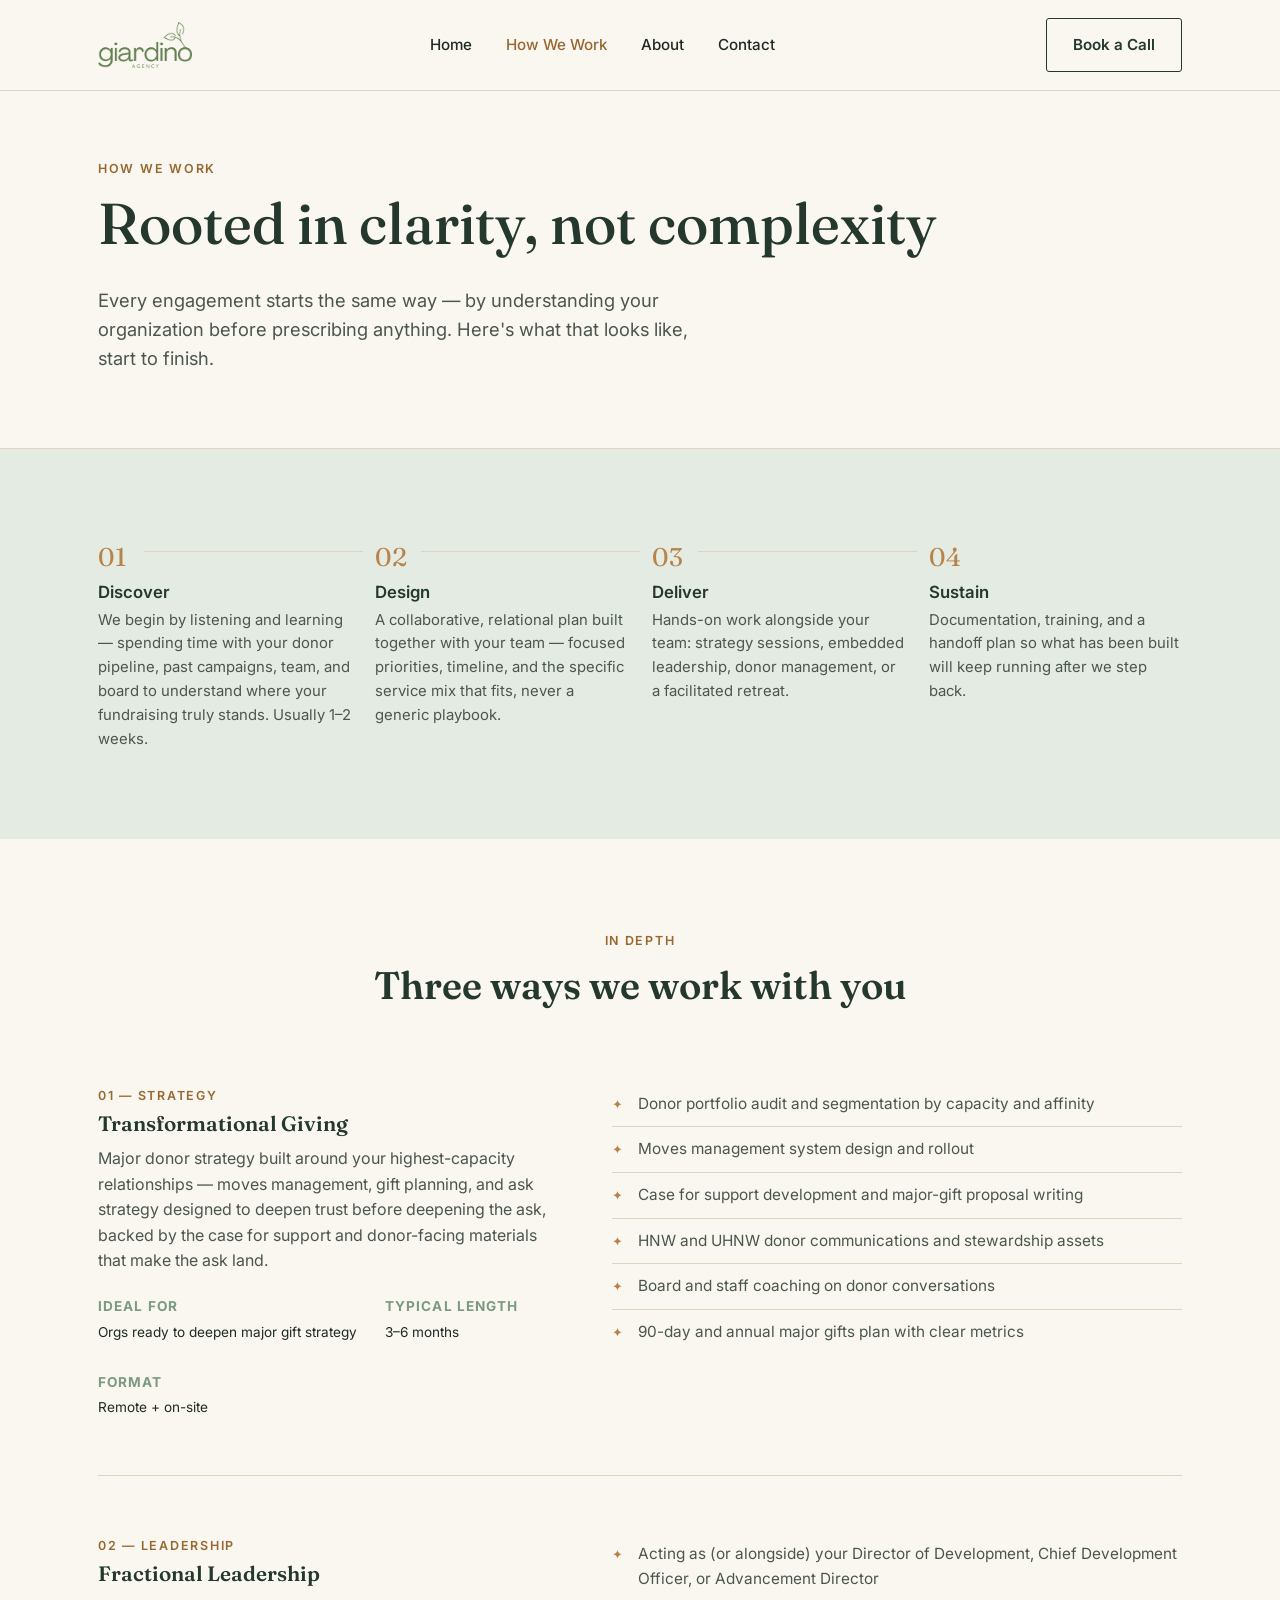
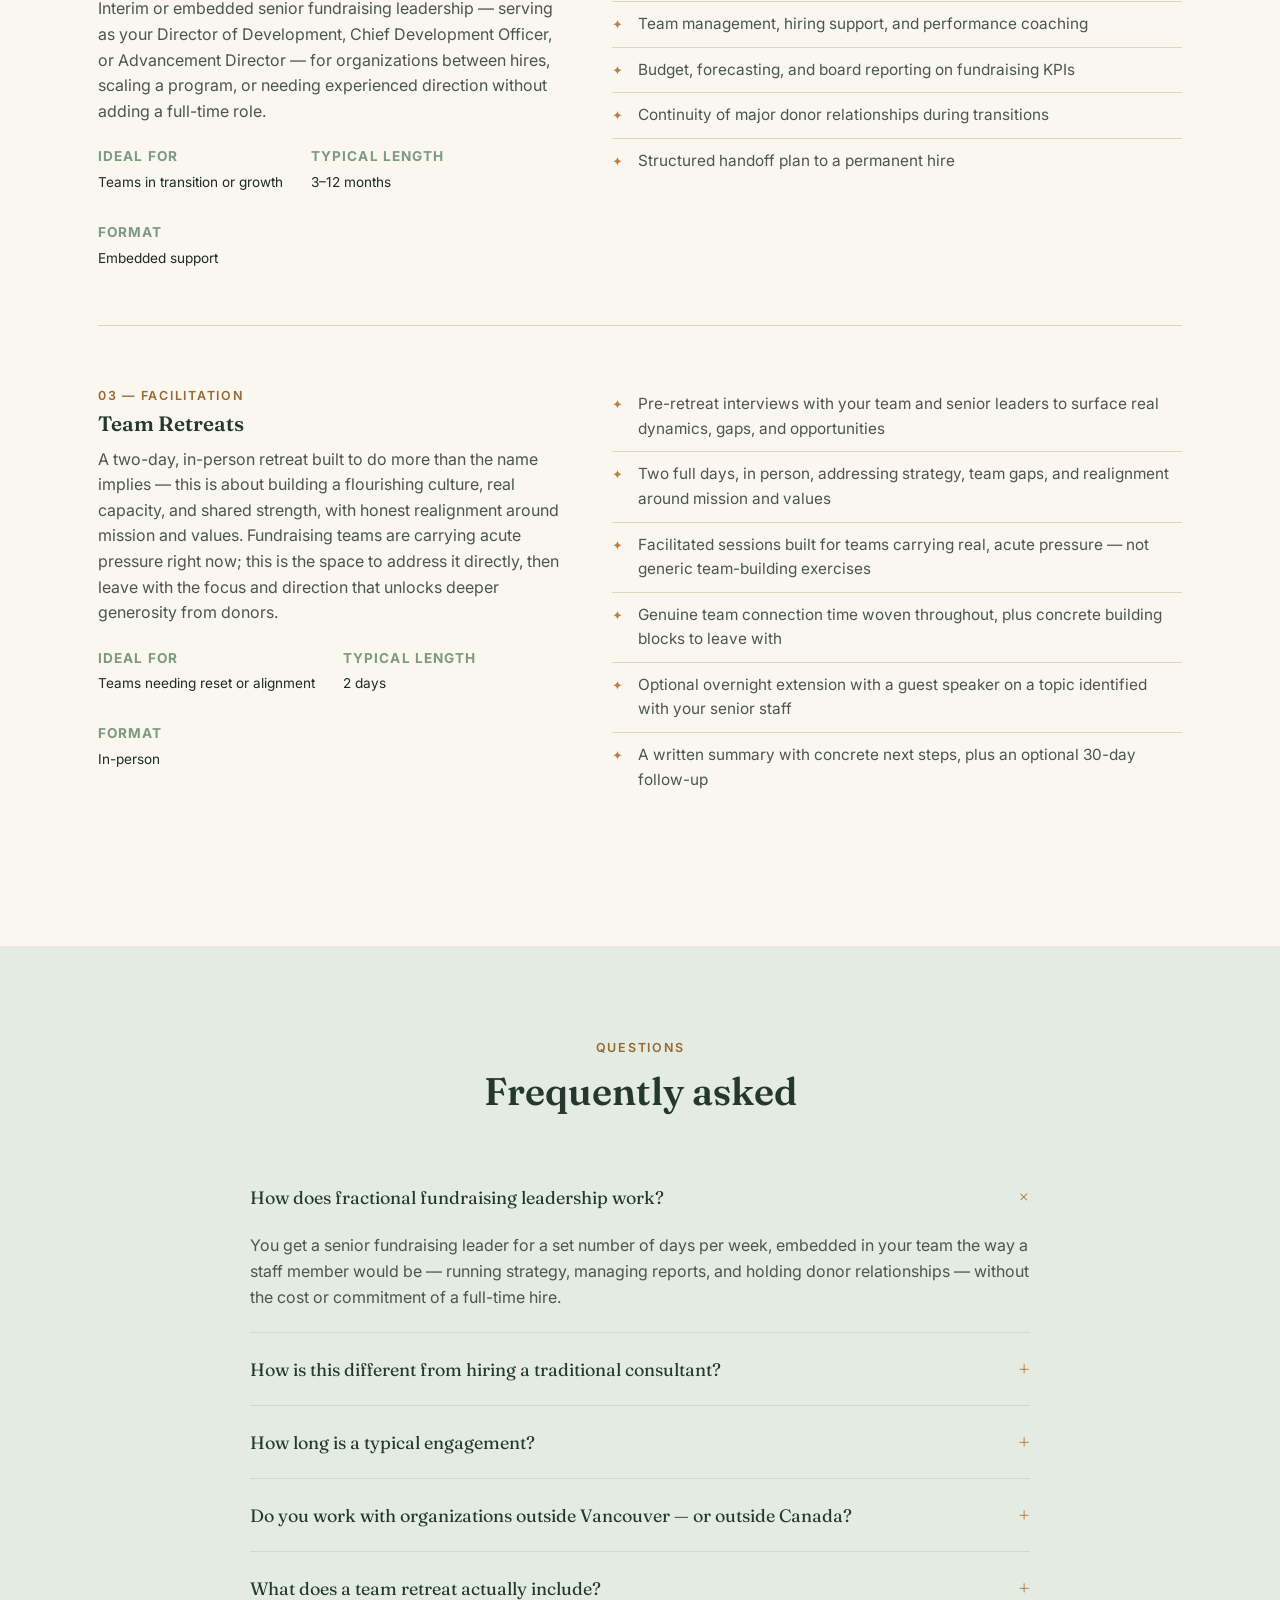
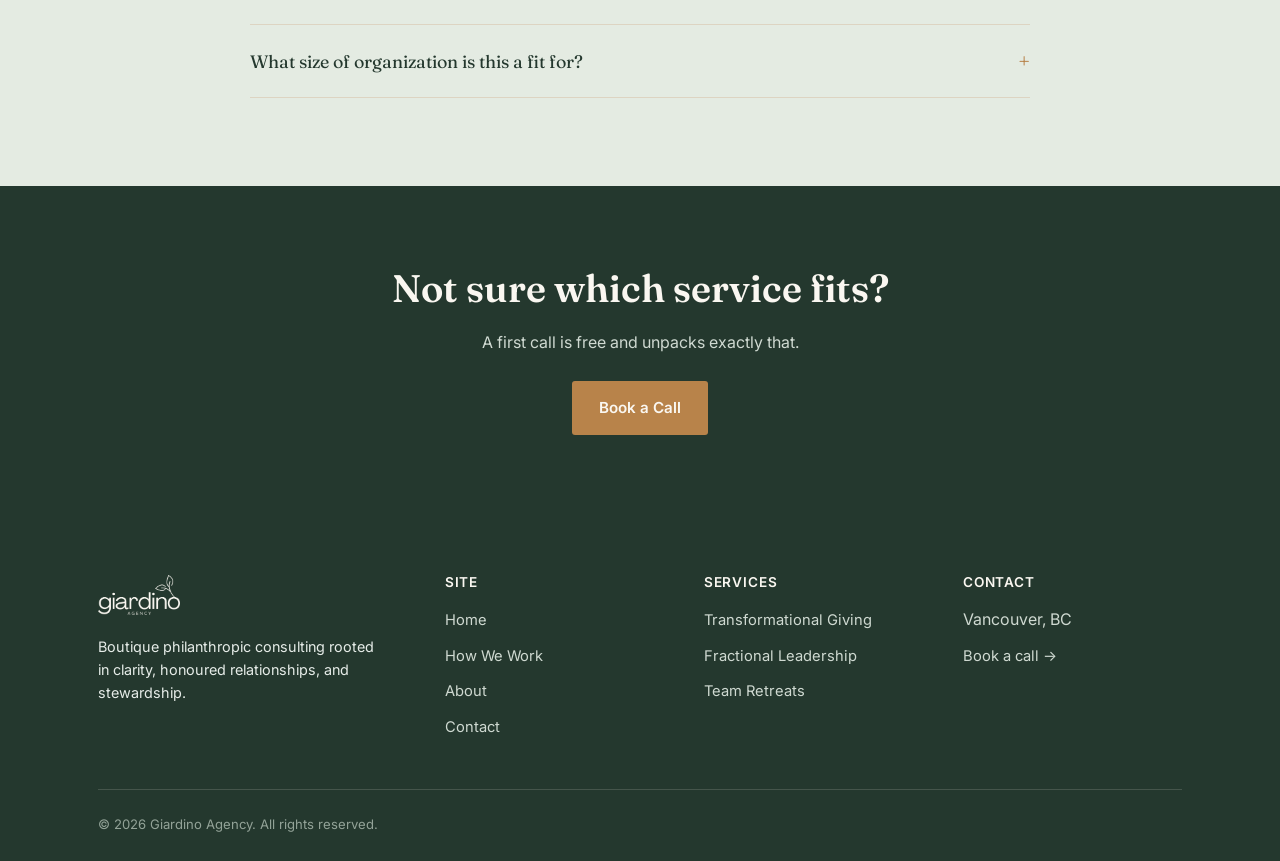
<file: how-we-work.html>
<!DOCTYPE html>
<html lang="en">
<head>
<meta charset="UTF-8">
<meta name="viewport" content="width=device-width, initial-scale=1.0">
<title>How We Work — Giardino Agency</title>
<meta name="description" content="How a Giardino Agency engagement unfolds — from first conversation to lasting impact — plus the details of transformational giving strategy, fractional leadership, and team retreats.">
<link rel="canonical" href="https://giardinoagency.io/how-we-work.html">
<meta property="og:type" content="website">
<meta property="og:site_name" content="Giardino Agency">
<meta property="og:title" content="How We Work — Giardino Agency">
<meta property="og:description" content="How a Giardino Agency engagement unfolds — from first conversation to lasting impact — plus the details of transformational giving strategy, fractional leadership, and team retreats.">
<meta property="og:url" content="https://giardinoagency.io/how-we-work.html">
<meta property="og:image" content="https://giardinoagency.io/images/ga-logo-green.png">
<meta property="og:locale" content="en_CA">
<meta name="twitter:card" content="summary_large_image">
<meta name="twitter:title" content="How We Work — Giardino Agency">
<meta name="twitter:description" content="How a Giardino Agency engagement unfolds — from first conversation to lasting impact — plus the details of transformational giving strategy, fractional leadership, and team retreats.">
<meta name="twitter:image" content="https://giardinoagency.io/images/ga-logo-green.png">
<link rel="preconnect" href="https://fonts.googleapis.com">
<link href="https://fonts.googleapis.com/css2?family=Fraunces:opsz,wght@9..144,400;9..144,500;9..144,600&family=Inter:wght@400;500;600;700&display=swap" rel="stylesheet">
<link rel="stylesheet" href="css/style.css">
<script type="application/ld+json">
{
  "@context": "https://schema.org",
  "@type": "FAQPage",
  "mainEntity": [
    {
      "@type": "Question",
      "name": "How does fractional fundraising leadership work?",
      "acceptedAnswer": {
        "@type": "Answer",
        "text": "You get a senior fundraising leader for a set number of days per week, embedded in your team the way a staff member would be — running strategy, managing reports, and holding donor relationships — without the cost or commitment of a full-time hire."
      }
    },
    {
      "@type": "Question",
      "name": "How is this different from hiring a traditional consultant?",
      "acceptedAnswer": {
        "@type": "Answer",
        "text": "A consultant typically advises from the outside. Fractional leadership means we sit inside your org chart, make decisions, manage people, and are accountable for results — closer to an interim hire than an advisor."
      }
    },
    {
      "@type": "Question",
      "name": "How long is a typical engagement?",
      "acceptedAnswer": {
        "@type": "Answer",
        "text": "Transformational giving strategy engagements usually run 3–6 months. Fractional leadership placements run 3–12 months, often bridging to a permanent hire. Team retreats run two days, with an optional overnight extension and a 30-day follow-up."
      }
    },
    {
      "@type": "Question",
      "name": "Do you work with organizations outside Vancouver — or outside Canada?",
      "acceptedAnswer": {
        "@type": "Answer",
        "text": "Yes — this isn't just remote consulting. Before founding Giardino Agency, we led fundraising strategy for international NGOs across Africa and Asia. We understand first-hand what it takes to raise major gifts for work happening on the other side of the world from your donors."
      }
    },
    {
      "@type": "Question",
      "name": "What does a team retreat actually include?",
      "acceptedAnswer": {
        "@type": "Answer",
        "text": "A two-day, in-person retreat with real purpose — pre-retreat interviews to understand where your team stands, facilitated sessions addressing strategy, team gaps and opportunities, and honest realignment around mission and values, plus genuine team connection time and concrete building blocks to leave with. If it runs overnight, we can bring in a guest speaker on a topic identified with your senior staff beforehand. You'll leave with a written summary and concrete next steps — the kind of retreat that builds real focus and direction, and unlocks deeper generosity from donors."
      }
    },
    {
      "@type": "Question",
      "name": "What size of organization is this a fit for?",
      "acceptedAnswer": {
        "@type": "Answer",
        "text": "We work with small, growing shops raising under roughly $2M annually and just building a major gifts program; mid-size organizations scaling one; high-revenue organizations needing sophisticated strategy for high-net-worth and ultra-high-net-worth donors; teams needing realignment or restructuring who need steady, senior fundraising leadership; and international development, humanitarian, and other global-facing organizations balancing field impact with donor relationships and HQ strategy. If you're not sure where you fit, a first call will clarify that quickly."
      }
    }
  ]
}
</script>
</head>
<body>

<header class="site-header">
  <div class="wrap nav">
    <a href="index.html" class="logo"><img src="images/ga-logo-green.png" alt="Giardino Agency" class="logo-img"></a>
    <nav>
      <ul class="nav-links">
        <li><a href="index.html">Home</a></li>
        <li><a href="how-we-work.html" class="active">How We Work</a></li>
        <li><a href="about.html">About</a></li>
        <li><a href="contact.html">Contact</a></li>
        <li><a href="contact.html" class="nav-cta-item btn btn--primary btn--block">Book a Call</a></li>
      </ul>
    </nav>
    <div class="nav-cta">
      <a href="contact.html" class="btn btn--ghost">Book a Call</a>
      <button class="nav-toggle" aria-label="Menu"><span></span><span></span><span></span></button>
    </div>
  </div>
</header>

<main>

  <section class="page-hero">
    <div class="wrap">
      <p class="eyebrow">How We Work</p>
      <h1>Rooted in clarity, not complexity</h1>
      <p class="lede">Every engagement starts the same way — by understanding your organization before prescribing anything. Here's what that looks like, start to finish.</p>
    </div>
  </section>

  <!-- ROADMAP -->
  <section class="section section--sage">
    <div class="wrap">
      <div class="roadmap">
        <div class="step">
          <h4>Discover</h4>
          <p>We begin by listening and learning — spending time with your donor pipeline, past campaigns, team, and board to understand where your fundraising truly stands. Usually 1–2 weeks.</p>
        </div>
        <div class="step">
          <h4>Design</h4>
          <p>A collaborative, relational plan built together with your team — focused priorities, timeline, and the specific service mix that fits, never a generic playbook.</p>
        </div>
        <div class="step">
          <h4>Deliver</h4>
          <p>Hands-on work alongside your team: strategy sessions, embedded leadership, donor management, or a facilitated retreat.</p>
        </div>
        <div class="step">
          <h4>Sustain</h4>
          <p>Documentation, training, and a handoff plan so what has been built will keep running after we step back.</p>
        </div>
      </div>
    </div>
  </section>

  <!-- SERVICES DETAIL -->
  <section class="section" id="services">
    <div class="wrap">
      <div class="center" style="max-width:640px; margin-bottom:8px;">
        <p class="eyebrow">In Depth</p>
        <h2>Three ways we work with you</h2>
      </div>

      <div class="service-detail">
        <div>
          <span class="eyebrow" style="margin-bottom:6px;">01 — Strategy</span>
          <h3>Transformational Giving</h3>
          <p>Major donor strategy built around your highest-capacity relationships — moves management, gift planning, and ask strategy designed to deepen trust before deepening the ask, backed by the case for support and donor-facing materials that make the ask land.</p>
          <div class="service-meta">
            <div><span class="label">Ideal for</span>Orgs ready to deepen major gift strategy</div>
            <div><span class="label">Typical length</span>3–6 months</div>
            <div><span class="label">Format</span>Remote + on-site</div>
          </div>
        </div>
        <ul class="service-list">
          <li>Donor portfolio audit and segmentation by capacity and affinity</li>
          <li>Moves management system design and rollout</li>
          <li>Case for support development and major-gift proposal writing</li>
          <li>HNW and UHNW donor communications and stewardship assets</li>
          <li>Board and staff coaching on donor conversations</li>
          <li>90-day and annual major gifts plan with clear metrics</li>
        </ul>
      </div>

      <div class="service-detail">
        <div>
          <span class="eyebrow" style="margin-bottom:6px;">02 — Leadership</span>
          <h3>Fractional Leadership</h3>
          <p>Interim or embedded senior fundraising leadership — serving as your Director of Development, Chief Development Officer, or Advancement Director — for organizations between hires, scaling a program, or needing experienced direction without adding a full-time role.</p>
          <div class="service-meta">
            <div><span class="label">Ideal for</span>Teams in transition or growth</div>
            <div><span class="label">Typical length</span>3–12 months</div>
            <div><span class="label">Format</span>Embedded support</div>
          </div>
        </div>
        <ul class="service-list">
          <li>Acting as (or alongside) your Director of Development, Chief Development Officer, or Advancement Director</li>
          <li>Team management, hiring support, and performance coaching</li>
          <li>Budget, forecasting, and board reporting on fundraising KPIs</li>
          <li>Continuity of major donor relationships during transitions</li>
          <li>Structured handoff plan to a permanent hire</li>
        </ul>
      </div>

      <div class="service-detail">
        <div>
          <span class="eyebrow" style="margin-bottom:6px;">03 — Facilitation</span>
          <h3>Team Retreats</h3>
          <p>A two-day, in-person retreat built to do more than the name implies — this is about building a flourishing culture, real capacity, and shared strength, with honest realignment around mission and values. Fundraising teams are carrying acute pressure right now; this is the space to address it directly, then leave with the focus and direction that unlocks deeper generosity from donors.</p>
          <div class="service-meta">
            <div><span class="label">Ideal for</span>Teams needing reset or alignment</div>
            <div><span class="label">Typical length</span>2 days</div>
            <div><span class="label">Format</span>In-person</div>
          </div>
        </div>
        <ul class="service-list">
          <li>Pre-retreat interviews with your team and senior leaders to surface real dynamics, gaps, and opportunities</li>
          <li>Two full days, in person, addressing strategy, team gaps, and realignment around mission and values</li>
          <li>Facilitated sessions built for teams carrying real, acute pressure — not generic team-building exercises</li>
          <li>Genuine team connection time woven throughout, plus concrete building blocks to leave with</li>
          <li>Optional overnight extension with a guest speaker on a topic identified with your senior staff</li>
          <li>A written summary with concrete next steps, plus an optional 30-day follow-up</li>
        </ul>
      </div>
    </div>
  </section>

  <!-- FAQ -->
  <section class="section section--sage">
    <div class="wrap">
      <div class="center" style="max-width:640px; margin-bottom:48px;">
        <p class="eyebrow">Questions</p>
        <h2>Frequently asked</h2>
      </div>
      <div class="faq">
        <div class="faq-item open">
          <button class="faq-q">How does fractional fundraising leadership work? <span class="icon">+</span></button>
          <div class="faq-a"><p>You get a senior fundraising leader for a set number of days per week, embedded in your team the way a staff member would be — running strategy, managing reports, and holding donor relationships — without the cost or commitment of a full-time hire.</p></div>
        </div>
        <div class="faq-item">
          <button class="faq-q">How is this different from hiring a traditional consultant? <span class="icon">+</span></button>
          <div class="faq-a"><p>A consultant typically advises from the outside. Fractional leadership means we sit inside your org chart, make decisions, manage people, and are accountable for results — closer to an interim hire than an advisor.</p></div>
        </div>
        <div class="faq-item">
          <button class="faq-q">How long is a typical engagement? <span class="icon">+</span></button>
          <div class="faq-a"><p>Transformational giving strategy engagements usually run 3–6 months. Fractional leadership placements run 3–12 months, often bridging to a permanent hire. Team retreats run two days, with an optional overnight extension and a 30-day follow-up.</p></div>
        </div>
        <div class="faq-item">
          <button class="faq-q">Do you work with organizations outside Vancouver — or outside Canada? <span class="icon">+</span></button>
          <div class="faq-a"><p>Yes — this isn't just remote consulting. Before founding Giardino Agency, we led fundraising strategy for international NGOs across Africa and Asia. We understand first-hand what it takes to raise major gifts for work happening on the other side of the world from your donors.</p></div>
        </div>
        <div class="faq-item">
          <button class="faq-q">What does a team retreat actually include? <span class="icon">+</span></button>
          <div class="faq-a"><p>A two-day, in-person retreat with real purpose — pre-retreat interviews to understand where your team stands, facilitated sessions addressing strategy, team gaps and opportunities, and honest realignment around mission and values, plus genuine team connection time and concrete building blocks to leave with. If it runs overnight, we can bring in a guest speaker on a topic identified with your senior staff beforehand. You'll leave with a written summary and concrete next steps — the kind of retreat that builds real focus and direction, and unlocks deeper generosity from donors.</p></div>
        </div>
        <div class="faq-item">
          <button class="faq-q">What size of organization is this a fit for? <span class="icon">+</span></button>
          <div class="faq-a"><p>We work with small, growing shops raising under roughly $2M annually and just building a major gifts program; mid-size organizations scaling one; high-revenue organizations needing sophisticated strategy for high-net-worth and ultra-high-net-worth donors; teams needing realignment or restructuring who need steady, senior fundraising leadership; and international development, humanitarian, and other global-facing organizations balancing field impact with donor relationships and HQ strategy. If you're not sure where you fit, a first call will clarify that quickly.</p></div>
        </div>
      </div>
    </div>
  </section>

  <section class="cta-banner">
    <div class="wrap">
      <h2>Not sure which service fits?</h2>
      <p>A first call is free and unpacks exactly that.</p>
      <div class="btn-row">
        <a href="contact.html" class="btn btn--primary">Book a Call</a>
      </div>
    </div>
  </section>

</main>

<footer class="site-footer">
  <div class="wrap">
    <div class="footer-grid">
      <div>
        <a href="index.html" class="footer-logo"><img src="images/ga-logo-cream.png" alt="Giardino Agency" class="footer-logo-img"></a>
        <p style="max-width:280px; font-size:0.9rem;">Boutique philanthropic consulting rooted in clarity, honoured relationships, and stewardship.</p>
      </div>
      <div>
        <h4>Site</h4>
        <ul>
          <li><a href="index.html">Home</a></li>
          <li><a href="how-we-work.html">How We Work</a></li>
          <li><a href="about.html">About</a></li>
          <li><a href="contact.html">Contact</a></li>
        </ul>
      </div>
      <div>
        <h4>Services</h4>
        <ul>
          <li><a href="how-we-work.html#services">Transformational Giving</a></li>
          <li><a href="how-we-work.html#services">Fractional Leadership</a></li>
          <li><a href="how-we-work.html#services">Team Retreats</a></li>
        </ul>
      </div>
      <div>
        <h4>Contact</h4>
        <ul>
          <li>Vancouver, BC</li>
          <li><a href="contact.html">Book a call →</a></li>
        </ul>
      </div>
    </div>
    <div class="footer-bottom">
      <span>© 2026 Giardino Agency. All rights reserved.</span>
    </div>
  </div>
</footer>

<script src="js/script.js"></script>
</body>
</html>
</file>
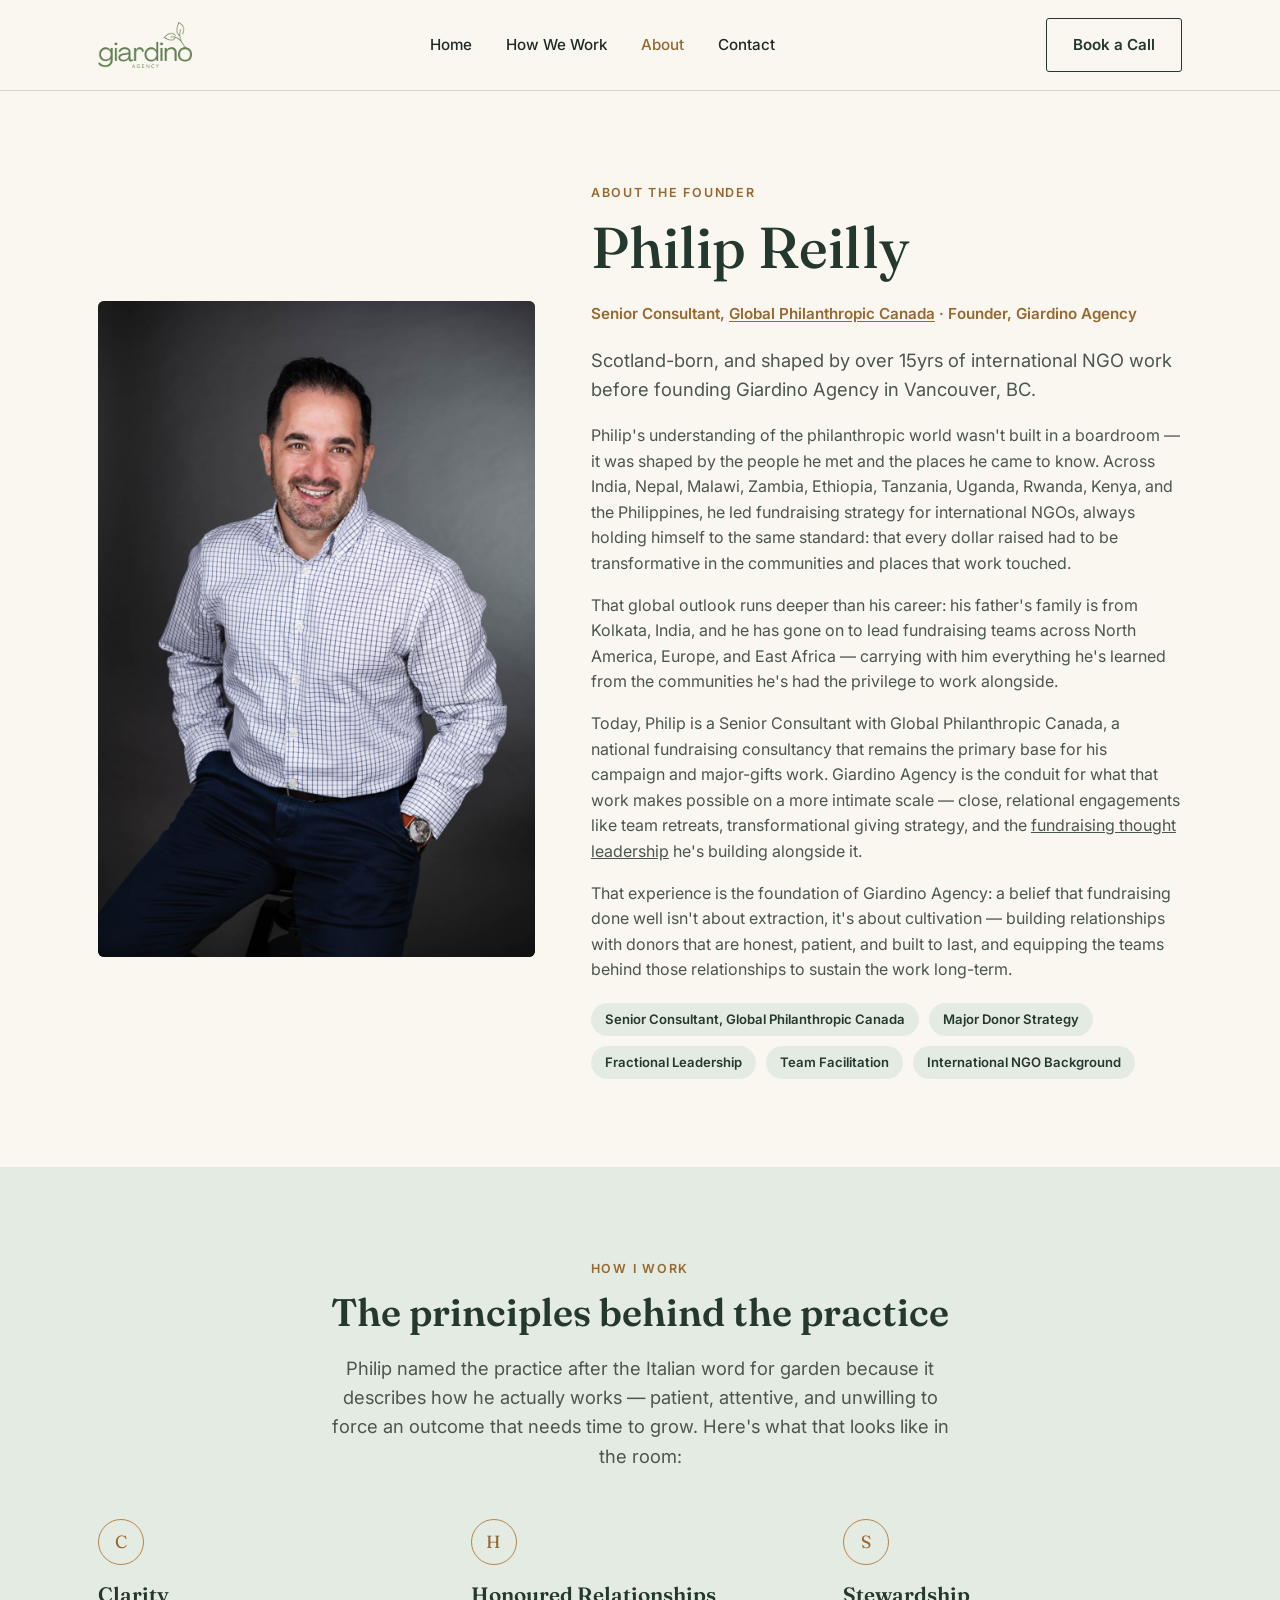
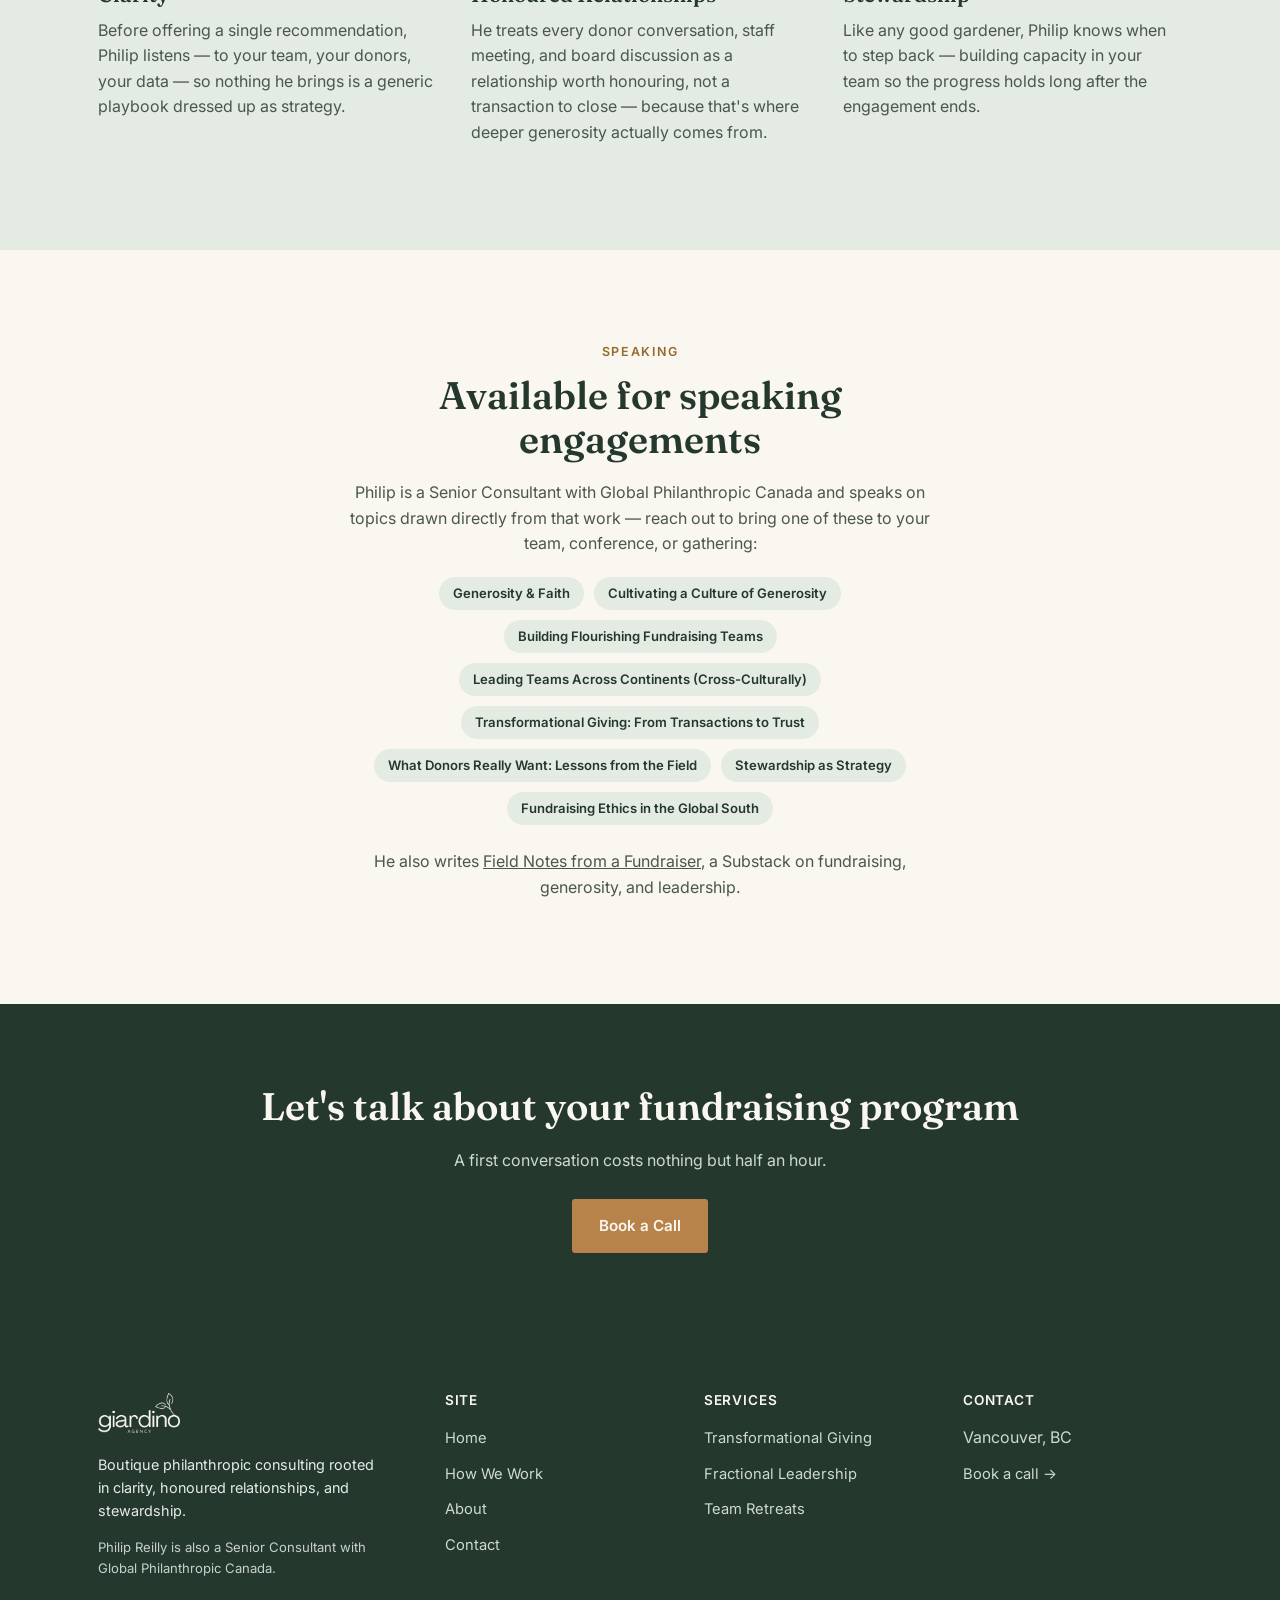
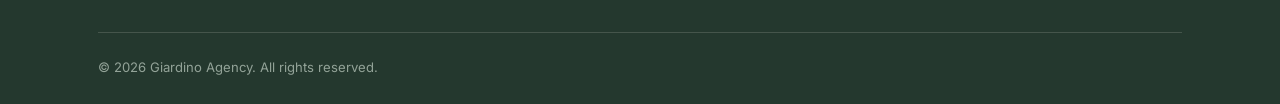
<file: Giardino Agency/website/about.html>
<!DOCTYPE html>
<html lang="en">
<head>
<meta charset="UTF-8">
<meta name="viewport" content="width=device-width, initial-scale=1.0">
<title>About — Giardino Agency</title>
<meta name="description" content="Meet Philip Reilly — founder of Giardino Agency and Senior Consultant at Global Philanthropic Canada — with roots in Kolkata, India, and fundraising leadership experience across North America, Europe, and East Africa, based in Vancouver, BC.">
<link rel="canonical" href="https://giardinoagency.io/about.html">
<meta property="og:type" content="profile">
<meta property="og:site_name" content="Giardino Agency">
<meta property="og:title" content="About — Giardino Agency">
<meta property="og:description" content="Meet Philip Reilly — founder of Giardino Agency and Senior Consultant at Global Philanthropic Canada — with roots in Kolkata, India, and fundraising leadership experience across North America, Europe, and East Africa, based in Vancouver, BC.">
<meta property="og:url" content="https://giardinoagency.io/about.html">
<meta property="og:image" content="https://giardinoagency.io/images/philip-reilly-portrait.jpg">
<meta property="og:locale" content="en_CA">
<meta name="twitter:card" content="summary_large_image">
<meta name="twitter:title" content="About — Giardino Agency">
<meta name="twitter:description" content="Meet Philip Reilly — founder of Giardino Agency and Senior Consultant at Global Philanthropic Canada — with roots in Kolkata, India, and fundraising leadership experience across North America, Europe, and East Africa, based in Vancouver, BC.">
<meta name="twitter:image" content="https://giardinoagency.io/images/philip-reilly-portrait.jpg">
<link rel="preconnect" href="https://fonts.googleapis.com">
<link href="https://fonts.googleapis.com/css2?family=Fraunces:opsz,wght@9..144,400;9..144,500;9..144,600&family=Inter:wght@400;500;600;700&display=swap" rel="stylesheet">
<link rel="stylesheet" href="css/style.css">
<script type="application/ld+json">
{
  "@context": "https://schema.org",
  "@type": "Person",
  "name": "Philip Reilly",
  "jobTitle": "Senior Consultant",
  "url": "https://giardinoagency.io/about.html",
  "image": "https://giardinoagency.io/images/philip-reilly-portrait.jpg",
  "worksFor": {
    "@type": "Organization",
    "name": "Global Philanthropic Canada",
    "url": "https://globalphilanthropic.ca"
  },
  "affiliation": {
    "@type": "Organization",
    "name": "Giardino Agency",
    "url": "https://giardinoagency.io"
  },
  "sameAs": [
    "https://globalphilanthropic.ca",
    "https://substack.com/@philipreilly"
  ],
  "knowsAbout": ["Major Gift Fundraising", "Fractional Fundraising Leadership", "Nonprofit Team Facilitation", "Cross-Cultural Leadership"]
}
</script>
</head>
<body>

<header class="site-header">
  <div class="wrap nav">
    <a href="index.html" class="logo"><img src="images/ga-logo-green.png" alt="Giardino Agency" class="logo-img"></a>
    <nav>
      <ul class="nav-links">
        <li><a href="index.html">Home</a></li>
        <li><a href="how-we-work.html">How We Work</a></li>
        <li><a href="about.html" class="active">About</a></li>
        <li><a href="contact.html">Contact</a></li>
        <li><a href="contact.html" class="nav-cta-item btn btn--primary btn--block">Book a Call</a></li>
      </ul>
    </nav>
    <div class="nav-cta">
      <a href="contact.html" class="btn btn--ghost">Book a Call</a>
      <button class="nav-toggle" aria-label="Menu"><span></span><span></span><span></span></button>
    </div>
  </div>
</header>

<main>

  <section class="section">
    <div class="wrap about-hero">
      <img class="portrait" src="images/philip-reilly-portrait.jpg" alt="Philip Reilly, founder of Giardino Agency">
      <div>
        <p class="eyebrow">About the Founder</p>
        <h1>Philip Reilly</h1>
        <p class="role-line">Senior Consultant, <a href="https://globalphilanthropic.ca" target="_blank" rel="noopener noreferrer">Global Philanthropic Canada</a> · Founder, Giardino Agency</p>
        <p class="lede">Scotland-born, and shaped by over 15yrs of international NGO work before founding Giardino Agency in Vancouver, BC.</p>
        <p>Philip's understanding of the philanthropic world wasn't built in a boardroom — it was shaped by the people he met and the places he came to know. Across India, Nepal, Malawi, Zambia, Ethiopia, Tanzania, Uganda, Rwanda, Kenya, and the Philippines, he led fundraising strategy for international NGOs, always holding himself to the same standard: that every dollar raised had to be transformative in the communities and places that work touched.</p>
        <p>That global outlook runs deeper than his career: his father's family is from Kolkata, India, and he has gone on to lead fundraising teams across North America, Europe, and East Africa — carrying with him everything he's learned from the communities he's had the privilege to work alongside.</p>
        <p>Today, Philip is a Senior Consultant with Global Philanthropic Canada, a national fundraising consultancy that remains the primary base for his campaign and major-gifts work. Giardino Agency is the conduit for what that work makes possible on a more intimate scale — close, relational engagements like team retreats, transformational giving strategy, and the <a href="https://substack.com/@philipreilly" target="_blank" rel="noopener noreferrer">fundraising thought leadership</a> he's building alongside it.</p>
        <p>That experience is the foundation of Giardino Agency: a belief that fundraising done well isn't about extraction, it's about cultivation — building relationships with donors that are honest, patient, and built to last, and equipping the teams behind those relationships to sustain the work long-term.</p>
        <div class="chip-row">
          <span class="chip">Senior Consultant, Global Philanthropic Canada</span>
          <span class="chip">Major Donor Strategy</span>
          <span class="chip">Fractional Leadership</span>
          <span class="chip">Team Facilitation</span>
          <span class="chip">International NGO Background</span>
        </div>
      </div>
    </div>
  </section>

  <section class="section section--sage">
    <div class="wrap">
      <div class="center" style="max-width:640px; margin-bottom:48px;">
        <p class="eyebrow">How I Work</p>
        <h2>The principles behind the practice</h2>
        <p class="lede center">Philip named the practice after the Italian word for garden because it describes how he actually works — patient, attentive, and unwilling to force an outcome that needs time to grow. Here's what that looks like in the room:</p>
      </div>
      <div class="values-grid">
        <div class="trio-item">
          <div class="glyph">C</div>
          <h3>Clarity</h3>
          <p>Before offering a single recommendation, Philip listens — to your team, your donors, your data — so nothing he brings is a generic playbook dressed up as strategy.</p>
        </div>
        <div class="trio-item">
          <div class="glyph">H</div>
          <h3>Honoured Relationships</h3>
          <p>He treats every donor conversation, staff meeting, and board discussion as a relationship worth honouring, not a transaction to close — because that's where deeper generosity actually comes from.</p>
        </div>
        <div class="trio-item">
          <div class="glyph">S</div>
          <h3>Stewardship</h3>
          <p>Like any good gardener, Philip knows when to step back — building capacity in your team so the progress holds long after the engagement ends.</p>
        </div>
      </div>
    </div>
  </section>

  <section class="section">
    <div class="wrap center" style="max-width:640px;">
      <p class="eyebrow">Speaking</p>
      <h2>Available for speaking engagements</h2>
      <p>Philip is a Senior Consultant with Global Philanthropic Canada and speaks on topics drawn directly from that work — reach out to bring one of these to your team, conference, or gathering:</p>
      <div class="chip-row" style="justify-content:center;">
        <span class="chip">Generosity &amp; Faith</span>
        <span class="chip">Cultivating a Culture of Generosity</span>
        <span class="chip">Building Flourishing Fundraising Teams</span>
        <span class="chip">Leading Teams Across Continents (Cross-Culturally)</span>
        <span class="chip">Transformational Giving: From Transactions to Trust</span>
        <span class="chip">What Donors Really Want: Lessons from the Field</span>
        <span class="chip">Stewardship as Strategy</span>
        <span class="chip">Fundraising Ethics in the Global South</span>
      </div>
      <p style="margin-top:24px;">He also writes <a href="https://substack.com/@philipreilly" target="_blank" rel="noopener noreferrer">Field Notes from a Fundraiser</a>, a Substack on fundraising, generosity, and leadership.</p>
    </div>
  </section>

  <section class="cta-banner">
    <div class="wrap">
      <h2>Let's talk about your fundraising program</h2>
      <p>A first conversation costs nothing but half an hour.</p>
      <div class="btn-row">
        <a href="contact.html" class="btn btn--primary">Book a Call</a>
      </div>
    </div>
  </section>

</main>

<footer class="site-footer">
  <div class="wrap">
    <div class="footer-grid">
      <div>
        <a href="index.html" class="footer-logo"><img src="images/ga-logo-cream.png" alt="Giardino Agency" class="footer-logo-img"></a>
        <p style="max-width:280px; font-size:0.9rem;">Boutique philanthropic consulting rooted in clarity, honoured relationships, and stewardship.</p>
        <p style="max-width:280px; font-size:0.82rem; margin-top:10px; opacity:0.85;">Philip Reilly is also a Senior Consultant with Global Philanthropic Canada.</p>
      </div>
      <div>
        <h4>Site</h4>
        <ul>
          <li><a href="index.html">Home</a></li>
          <li><a href="how-we-work.html">How We Work</a></li>
          <li><a href="about.html">About</a></li>
          <li><a href="contact.html">Contact</a></li>
        </ul>
      </div>
      <div>
        <h4>Services</h4>
        <ul>
          <li><a href="how-we-work.html#services">Transformational Giving</a></li>
          <li><a href="how-we-work.html#services">Fractional Leadership</a></li>
          <li><a href="how-we-work.html#services">Team Retreats</a></li>
        </ul>
      </div>
      <div>
        <h4>Contact</h4>
        <ul>
          <li>Vancouver, BC</li>
          <li><a href="contact.html">Book a call →</a></li>
        </ul>
      </div>
    </div>
    <div class="footer-bottom">
      <span>© 2026 Giardino Agency. All rights reserved.</span>
    </div>
  </div>
</footer>

<script src="js/script.js"></script>
</body>
</html>
</file>
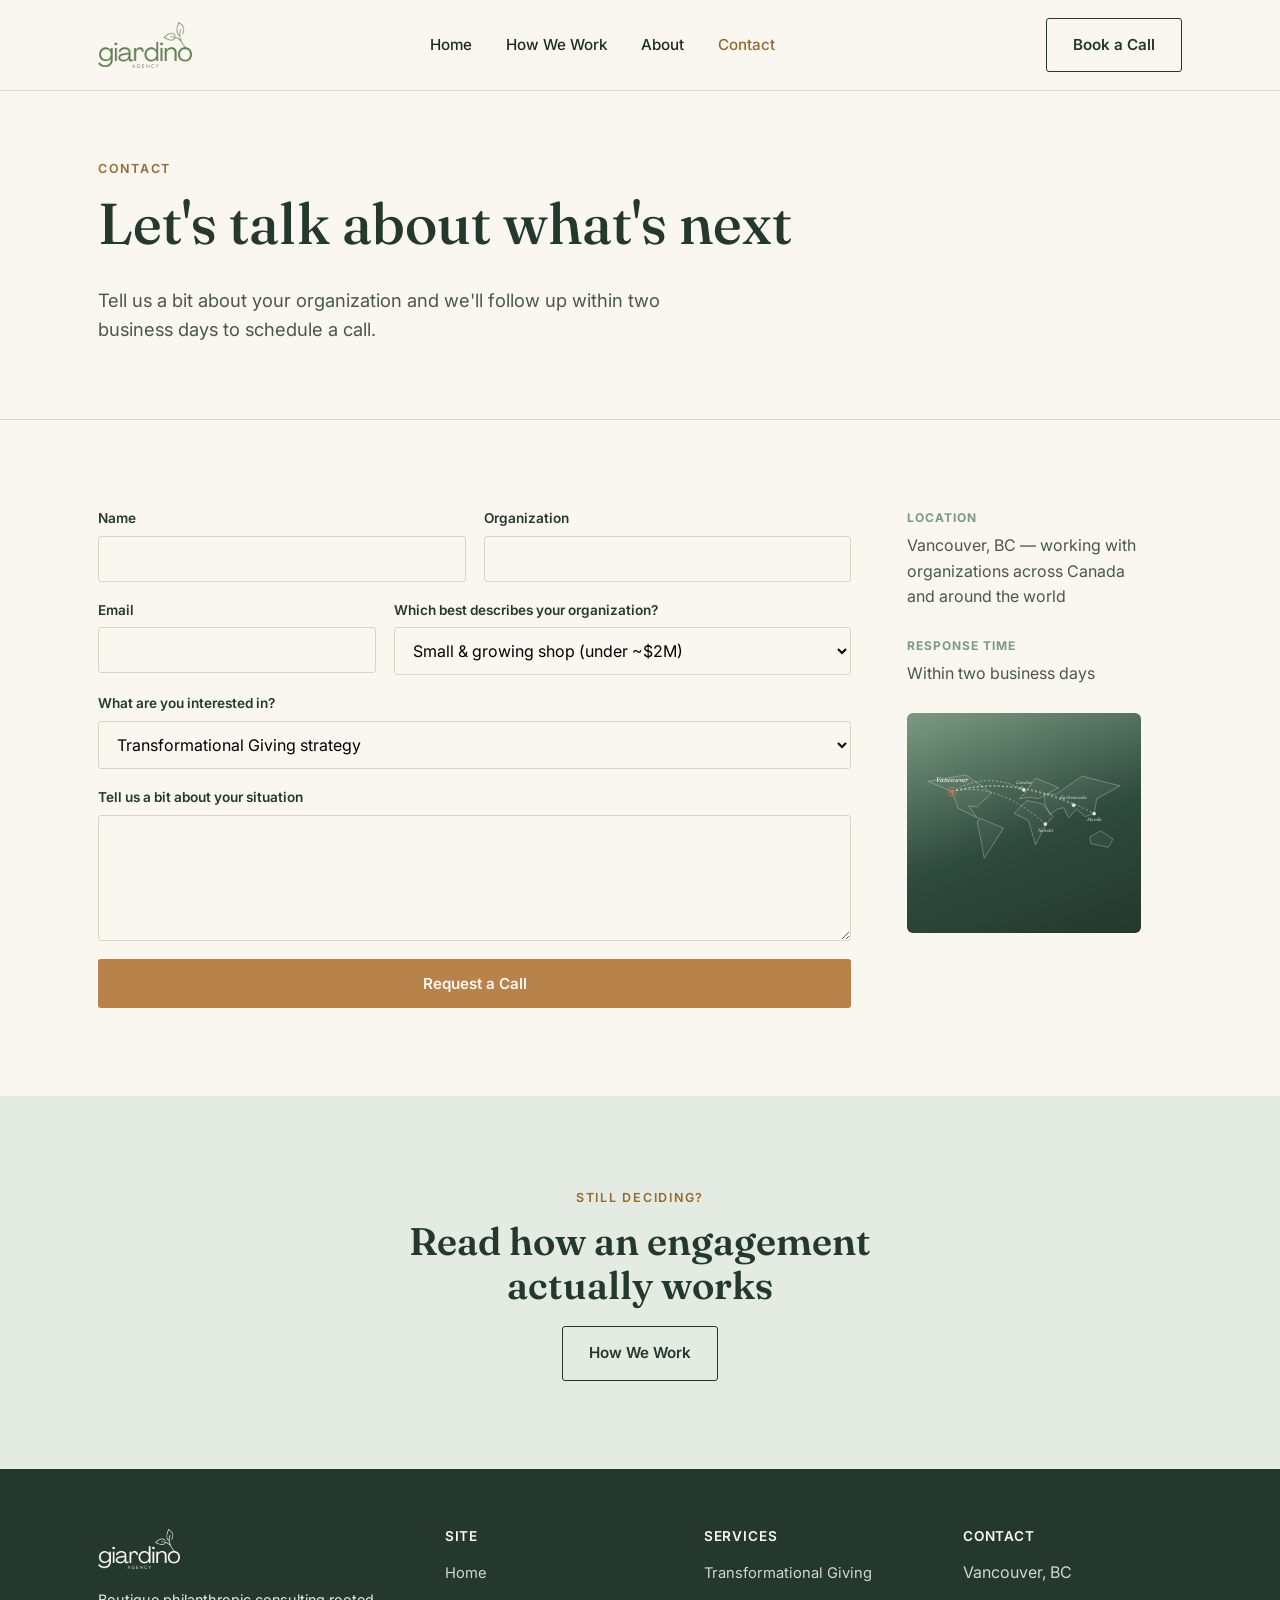
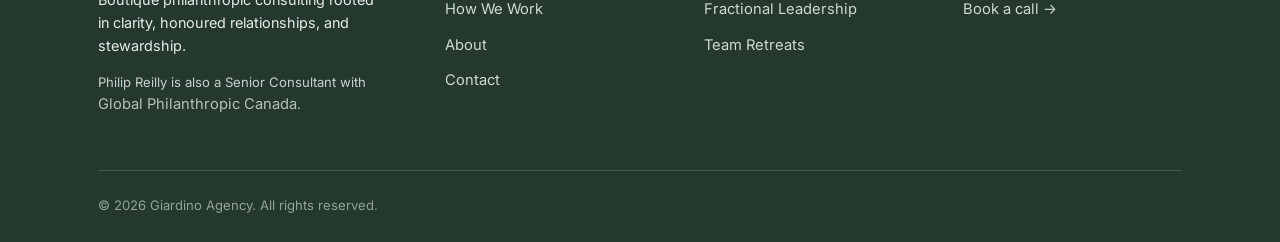
<file: Giardino Agency/website/contact.html>
<!DOCTYPE html>
<html lang="en">
<head>
<meta charset="UTF-8">
<meta name="viewport" content="width=device-width, initial-scale=1.0">
<title>Contact — Giardino Agency</title>
<meta name="description" content="Book a consultation with Giardino Agency, a boutique philanthropic consulting practice based in Vancouver, BC.">
<link rel="canonical" href="https://giardinoagency.io/contact.html">
<meta property="og:type" content="website">
<meta property="og:site_name" content="Giardino Agency">
<meta property="og:title" content="Contact — Giardino Agency">
<meta property="og:description" content="Book a consultation with Giardino Agency, a boutique philanthropic consulting practice based in Vancouver, BC.">
<meta property="og:url" content="https://giardinoagency.io/contact.html">
<meta property="og:image" content="https://giardinoagency.io/images/ga-logo-green.png">
<meta property="og:locale" content="en_CA">
<meta name="twitter:card" content="summary_large_image">
<meta name="twitter:title" content="Contact — Giardino Agency">
<meta name="twitter:description" content="Book a consultation with Giardino Agency, a boutique philanthropic consulting practice based in Vancouver, BC.">
<meta name="twitter:image" content="https://giardinoagency.io/images/ga-logo-green.png">
<link rel="preconnect" href="https://fonts.googleapis.com">
<link href="https://fonts.googleapis.com/css2?family=Fraunces:opsz,wght@9..144,400;9..144,500;9..144,600&family=Inter:wght@400;500;600;700&display=swap" rel="stylesheet">
<link rel="stylesheet" href="css/style.css">
</head>
<body>

<header class="site-header">
  <div class="wrap nav">
    <a href="index.html" class="logo"><img src="images/ga-logo-green.png" alt="Giardino Agency" class="logo-img"></a>
    <nav>
      <ul class="nav-links">
        <li><a href="index.html">Home</a></li>
        <li><a href="how-we-work.html">How We Work</a></li>
        <li><a href="about.html">About</a></li>
        <li><a href="contact.html" class="active">Contact</a></li>
        <li><a href="contact.html" class="nav-cta-item btn btn--primary btn--block">Book a Call</a></li>
      </ul>
    </nav>
    <div class="nav-cta">
      <a href="contact.html" class="btn btn--ghost">Book a Call</a>
      <button class="nav-toggle" aria-label="Menu"><span></span><span></span><span></span></button>
    </div>
  </div>
</header>

<main>

  <section class="page-hero">
    <div class="wrap">
      <p class="eyebrow">Contact</p>
      <h1>Let's talk about what's next</h1>
      <p class="lede">Tell us a bit about your organization and we'll follow up within two business days to schedule a call.</p>
    </div>
  </section>

  <section class="section">
    <div class="wrap contact-grid">
      <div>
        <form id="contact-form">
          <div class="form-row">
            <div class="field">
              <label for="name">Name</label>
              <input type="text" id="name" required>
            </div>
            <div class="field">
              <label for="org">Organization</label>
              <input type="text" id="org" required>
            </div>
          </div>
          <div class="form-row">
            <div class="field">
              <label for="email">Email</label>
              <input type="email" id="email" required>
            </div>
            <div class="field">
              <label for="segment">Which best describes your organization?</label>
              <select id="segment">
                <option>Small &amp; growing shop (under ~$2M)</option>
                <option>Mid-size org scaling major gifts</option>
                <option>High-revenue org (HNW/UHNW focus)</option>
                <option>Team needing realignment or restructuring</option>
                <option>International development / global-facing organization</option>
                <option>Not sure yet</option>
              </select>
            </div>
          </div>
          <div class="form-row">
            <div class="field full">
              <label for="service">What are you interested in?</label>
              <select id="service">
                <option>Transformational Giving strategy</option>
                <option>Fractional Leadership</option>
                <option>Team Retreat</option>
                <option>Not sure yet</option>
              </select>
            </div>
          </div>
          <div class="form-row">
            <div class="field full">
              <label for="message">Tell us a bit about your situation</label>
              <textarea id="message" rows="5"></textarea>
            </div>
          </div>
          <button type="submit" class="btn btn--primary btn--block">Request a Call</button>
        </form>
        <p id="contact-success" class="form-success">Thanks for reaching out — we'll be in touch within two business days.</p>
        <p id="contact-error" class="gate-error" hidden>Something went wrong sending your message — please try again in a moment.</p>
      </div>

      <div class="contact-side">
        <div class="info-item">
          <span class="label">Location</span>
          <p style="margin:0;">Vancouver, BC — working with organizations across Canada and around the world</p>
        </div>
        <div class="info-item">
          <span class="label">Response time</span>
          <p style="margin:0;">Within two business days</p>
        </div>
        <div class="map-box">
          <svg viewBox="0 0 400 220" xmlns="http://www.w3.org/2000/svg" role="img" aria-label="Stylized world map showing flight-route lines from Vancouver, BC, across North America, Europe, Africa, and Asia, representing Giardino Agency's global reach">
            <!-- simplified world map (low-poly continents, positioned by actual lat/lon) -->
            <path d="M16.7,30.6 L88.9,18.3 L138.9,52.6 L110,79.4 L94.4,77 L111.1,100.2 L74.4,81.9 L63.3,50.1 Z" stroke="#faf7f1" stroke-width="1" opacity="0.55" fill="#faf7f1" fill-opacity="0.08"/>
            <path d="M114.4,100.2 L161.1,119.8 L124.4,177.2 L116.7,134.4 L111.1,110 Z" stroke="#faf7f1" stroke-width="1" opacity="0.55" fill="#faf7f1" fill-opacity="0.08"/>
            <path d="M191.1,63.6 L202.2,52.6 L222.2,24.4 L266.7,42.8 L227.8,63.6 L213.3,61.1 Z" stroke="#faf7f1" stroke-width="1" opacity="0.55" fill="#faf7f1" fill-opacity="0.08"/>
            <path d="M195.6,39.1 L201.1,45.2 L200,47.7 L194.4,46.4 Z" stroke="#faf7f1" stroke-width="1" opacity="0.55" fill="#faf7f1" fill-opacity="0.08"/>
            <path d="M193.3,42.8 L191.1,45.2 L188.9,46.4 Z" stroke="#faf7f1" stroke-width="1" opacity="0.55" fill="#faf7f1" fill-opacity="0.08"/>
            <path d="M205.6,67.2 L235.6,73.3 L255.6,97.8 L242.2,112.4 L222.2,151.6 L208.9,105.1 L181.1,91.7 Z" stroke="#faf7f1" stroke-width="1" opacity="0.55" fill="#faf7f1" fill-opacity="0.08"/>
            <path d="M238.9,55 L261.1,55 L311.1,20.8 L383.3,39.1 L338.9,63.6 L334,92 L316.7,97.8 L300,83.1 L285.6,100.2 L275.6,80.7 L264.4,83.1 L250,94.1 L240,73.3 Z" stroke="#faf7f1" stroke-width="1" opacity="0.55" fill="#faf7f1" fill-opacity="0.08"/>
            <path d="M325.6,136.9 L346.7,124.7 L370,140.6 L361.1,156.4 L327.8,149.1 Z" stroke="#faf7f1" stroke-width="1" opacity="0.55" fill="#faf7f1" fill-opacity="0.08"/>

            <!-- flight paths from Vancouver -->
            <path d="M63,50 Q130,10 200,47" stroke="#faf7f1" stroke-width="1.2" stroke-dasharray="4 4" opacity="0.7" fill="none"/>
            <path d="M63,50 Q150,30 241,112" stroke="#faf7f1" stroke-width="1.2" stroke-dasharray="4 4" opacity="0.7" fill="none"/>
            <path d="M63,50 Q170,20 295,76" stroke="#faf7f1" stroke-width="1.2" stroke-dasharray="4 4" opacity="0.7" fill="none"/>
            <path d="M63,50 Q190,15 334,92" stroke="#faf7f1" stroke-width="1.2" stroke-dasharray="4 4" opacity="0.7" fill="none"/>

            <!-- destination points -->
            <circle cx="200" cy="47" r="3.5" fill="#faf7f1" opacity="0.85"/>
            <text x="200" y="36" text-anchor="middle" font-family="Fraunces, Georgia, serif" font-style="italic" font-size="9" fill="#faf7f1" opacity="0.75">London</text>
            <circle cx="241" cy="112" r="3.5" fill="#faf7f1" opacity="0.85"/>
            <text x="241" y="127" text-anchor="middle" font-family="Fraunces, Georgia, serif" font-style="italic" font-size="9" fill="#faf7f1" opacity="0.75">Nairobi</text>
            <circle cx="295" cy="76" r="3.5" fill="#faf7f1" opacity="0.85"/>
            <text x="295" y="65" text-anchor="middle" font-family="Fraunces, Georgia, serif" font-style="italic" font-size="9" fill="#faf7f1" opacity="0.75">Kathmandu</text>
            <circle cx="334" cy="92" r="3.5" fill="#faf7f1" opacity="0.85"/>
            <text x="334" y="107" text-anchor="middle" font-family="Fraunces, Georgia, serif" font-style="italic" font-size="9" fill="#faf7f1" opacity="0.75">Manila</text>

            <!-- Vancouver origin -->
            <circle cx="63" cy="50" r="8" fill="none" stroke="#b8834a" stroke-width="1.5"/>
            <circle cx="63" cy="50" r="4" fill="#b8834a"/>
            <text x="63" y="32" text-anchor="middle" font-family="Fraunces, Georgia, serif" font-style="italic" font-size="13" fill="#faf7f1">Vancouver</text>
          </svg>
        </div>
      </div>
    </div>
  </section>

  <section class="section section--sage">
    <div class="wrap center" style="max-width:600px;">
      <p class="eyebrow">Still deciding?</p>
      <h2>Read how an engagement actually works</h2>
      <a href="how-we-work.html" class="btn btn--ghost">How We Work</a>
    </div>
  </section>

</main>

<footer class="site-footer">
  <div class="wrap">
    <div class="footer-grid">
      <div>
        <a href="index.html" class="footer-logo"><img src="images/ga-logo-cream.png" alt="Giardino Agency" class="footer-logo-img"></a>
        <p style="max-width:280px; font-size:0.9rem;">Boutique philanthropic consulting rooted in clarity, honoured relationships, and stewardship.</p>
        <p style="max-width:280px; font-size:0.82rem; margin-top:10px; opacity:0.85;">Philip Reilly is also a Senior Consultant with <a href="https://globalphilanthropic.ca" target="_blank" rel="noopener noreferrer">Global Philanthropic Canada</a>.</p>
      </div>
      <div>
        <h4>Site</h4>
        <ul>
          <li><a href="index.html">Home</a></li>
          <li><a href="how-we-work.html">How We Work</a></li>
          <li><a href="about.html">About</a></li>
          <li><a href="contact.html">Contact</a></li>
        </ul>
      </div>
      <div>
        <h4>Services</h4>
        <ul>
          <li><a href="how-we-work.html#services">Transformational Giving</a></li>
          <li><a href="how-we-work.html#services">Fractional Leadership</a></li>
          <li><a href="how-we-work.html#services">Team Retreats</a></li>
        </ul>
      </div>
      <div>
        <h4>Contact</h4>
        <ul>
          <li>Vancouver, BC</li>
          <li><a href="contact.html">Book a call →</a></li>
        </ul>
      </div>
    </div>
    <div class="footer-bottom">
      <span>© 2026 Giardino Agency. All rights reserved.</span>
    </div>
  </div>
</footer>

<script src="js/script.js"></script>
</body>
</html>
</file>
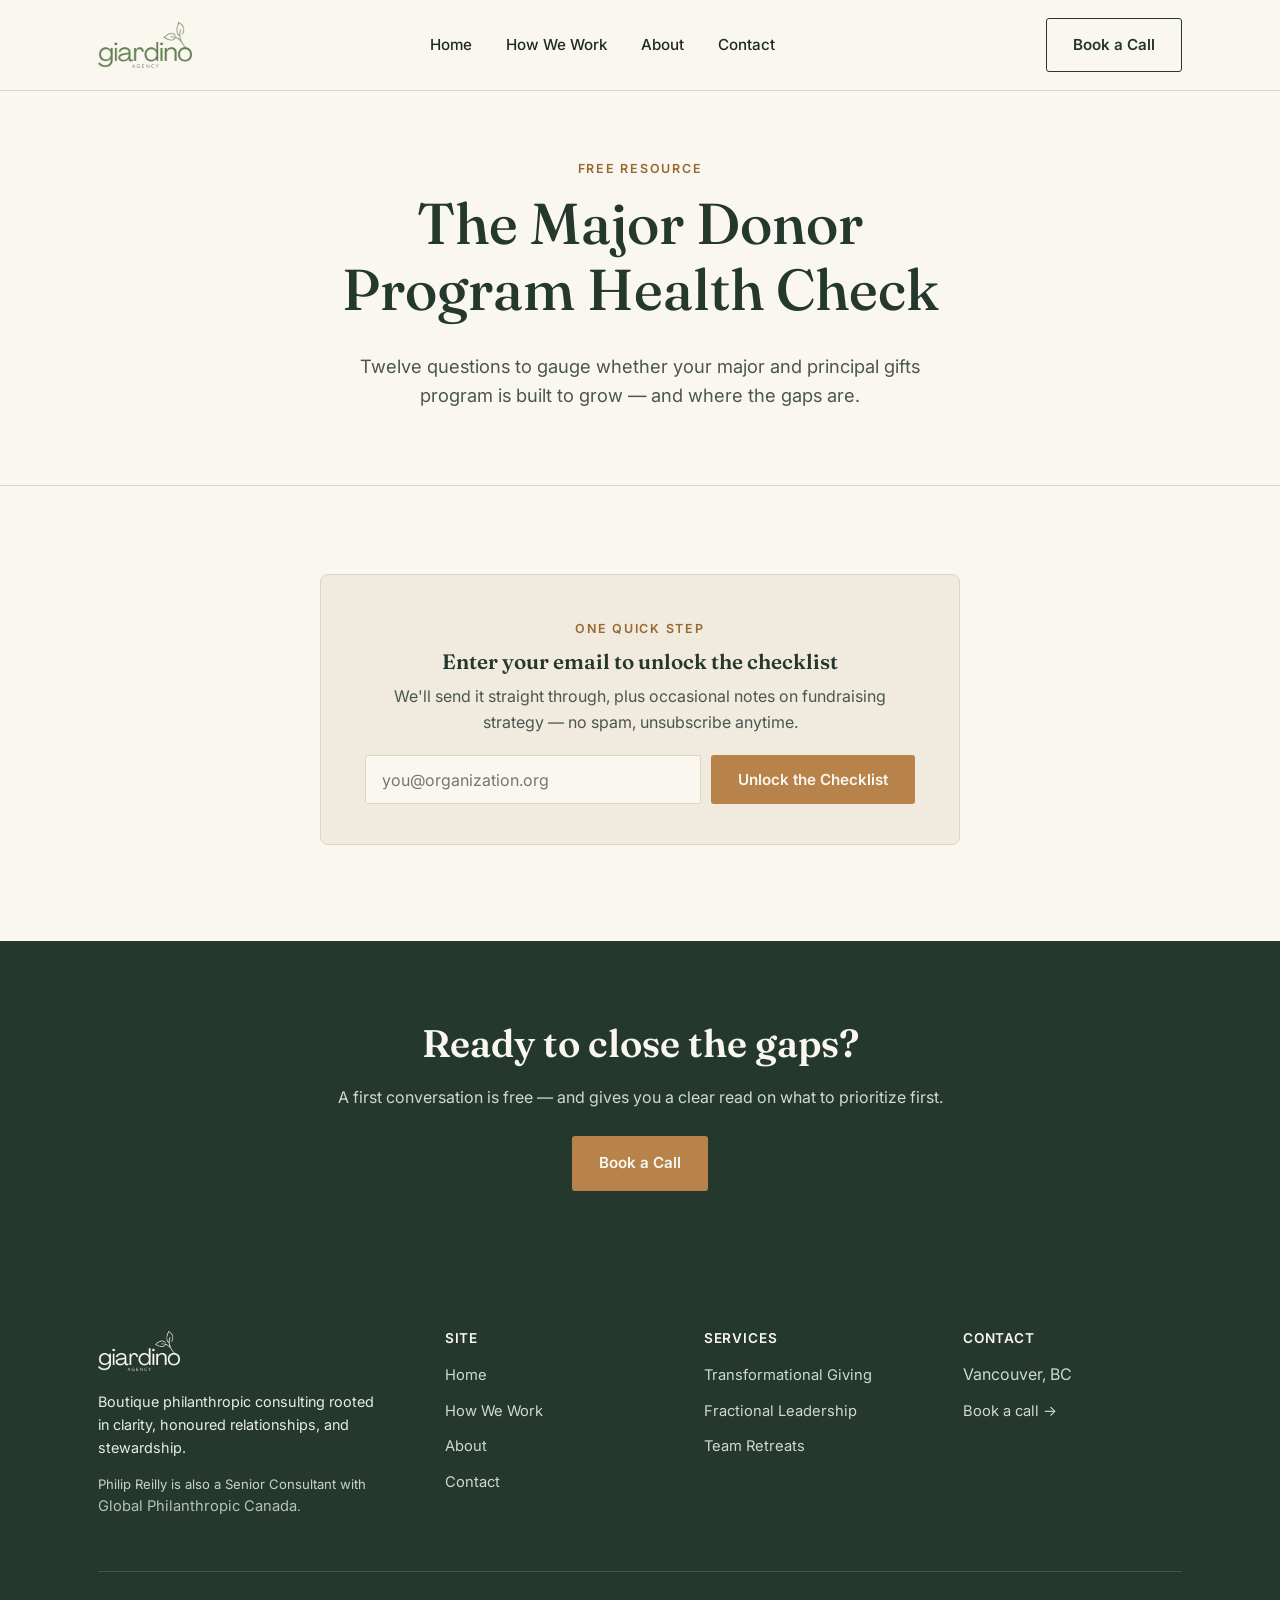
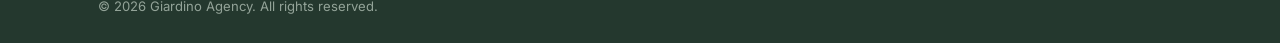
<file: Giardino Agency/website/donor-program-health-checklist.html>
<!DOCTYPE html>
<html lang="en">
<head>
<meta charset="UTF-8">
<meta name="viewport" content="width=device-width, initial-scale=1.0">
<title>The Major Donor Program Health Check — Giardino Agency</title>
<meta name="description" content="Twelve questions to gauge whether your major and principal gifts program is built to grow — a free self-assessment from Giardino Agency.">
<link rel="canonical" href="https://giardinoagency.io/donor-program-health-checklist.html">
<meta property="og:type" content="website">
<meta property="og:site_name" content="Giardino Agency">
<meta property="og:title" content="The Major Donor Program Health Check — Giardino Agency">
<meta property="og:description" content="Twelve questions to gauge whether your major and principal gifts program is built to grow — a free self-assessment from Giardino Agency.">
<meta property="og:url" content="https://giardinoagency.io/donor-program-health-checklist.html">
<meta property="og:image" content="https://giardinoagency.io/images/ga-logo-green.png">
<meta property="og:locale" content="en_CA">
<meta name="twitter:card" content="summary_large_image">
<meta name="twitter:title" content="The Major Donor Program Health Check — Giardino Agency">
<meta name="twitter:description" content="Twelve questions to gauge whether your major and principal gifts program is built to grow — a free self-assessment from Giardino Agency.">
<meta name="twitter:image" content="https://giardinoagency.io/images/ga-logo-green.png">
<link rel="preconnect" href="https://fonts.googleapis.com">
<link href="https://fonts.googleapis.com/css2?family=Fraunces:opsz,wght@9..144,400;9..144,500;9..144,600&family=Inter:wght@400;500;600;700&display=swap" rel="stylesheet">
<link rel="stylesheet" href="css/style.css">
</head>
<body>

<header class="site-header">
  <div class="wrap nav">
    <a href="index.html" class="logo"><img src="images/ga-logo-green.png" alt="Giardino Agency" class="logo-img"></a>
    <nav>
      <ul class="nav-links">
        <li><a href="index.html">Home</a></li>
        <li><a href="how-we-work.html">How We Work</a></li>
        <li><a href="about.html">About</a></li>
        <li><a href="contact.html">Contact</a></li>
        <li><a href="contact.html" class="nav-cta-item btn btn--primary btn--block">Book a Call</a></li>
      </ul>
    </nav>
    <div class="nav-cta">
      <a href="contact.html" class="btn btn--ghost">Book a Call</a>
      <button class="nav-toggle" aria-label="Menu"><span></span><span></span><span></span></button>
    </div>
  </div>
</header>

<main>

  <section class="page-hero">
    <div class="wrap center" style="max-width:720px;">
      <p class="eyebrow">Free Resource</p>
      <h1>The Major Donor Program Health Check</h1>
      <p class="lede center">Twelve questions to gauge whether your major and principal gifts program is built to grow — and where the gaps are.</p>
    </div>
  </section>

  <section class="section">
    <div class="wrap">
      <div class="gate-box">
        <p class="eyebrow">One Quick Step</p>
        <h3>Enter your email to unlock the checklist</h3>
        <p>We'll send it straight through, plus occasional notes on fundraising strategy — no spam, unsubscribe anytime.</p>
        <form class="gate-form" data-resource="Major Donor Program Health Check" data-reveals="checklist-content">
          <input type="email" placeholder="you@organization.org" required aria-label="Email address">
          <button type="submit" class="btn btn--primary">Unlock the Checklist</button>
        </form>
        <p class="gate-error" hidden>Something went wrong — please try again in a moment, or reach out through the <a href="contact.html">contact page</a>.</p>
      </div>

      <div id="checklist-content" hidden>
        <p class="checklist-group-label">Portfolio &amp; Pipeline</p>
        <ul class="checklist">
          <li class="checklist-item"><div class="glyph">1</div><p>Do you know, today, how many of your donors are capable of a gift at your major-gift threshold?</p></li>
          <li class="checklist-item"><div class="glyph">2</div><p>Is every major-gift-capable donor assigned to a specific relationship manager — not just "the organization"?</p></li>
          <li class="checklist-item"><div class="glyph">3</div><p>Is each gift officer's portfolio sized for real relationship depth? Sector benchmarks commonly cite roughly 100–150 active donors as a workable portfolio — well beyond that, cultivation quality tends to slip.</p></li>
          <li class="checklist-item"><div class="glyph">4</div><p>Do you have a documented pipeline of next-tier donors being cultivated toward major-gift capacity?</p></li>
        </ul>

        <p class="checklist-group-label">Moves &amp; Stewardship</p>
        <ul class="checklist">
          <li class="checklist-item"><div class="glyph">5</div><p>Does every major donor have a documented moves-management plan — a defined next step, not just "stay in touch"?</p></li>
          <li class="checklist-item"><div class="glyph">6</div><p>Are your top donors stewarded on a rhythm that isn't only tied to the next ask?</p></li>
          <li class="checklist-item"><div class="glyph">7</div><p>Do you track donor-centered metrics — retention and upgrade rates, not just total dollars raised? Sector-wide average donor retention has hovered near 43%, with new-donor retention under 20%, so this is worth watching closely.</p></li>
        </ul>

        <p class="checklist-group-label">HNW &amp; UHNW / Planned Giving</p>
        <ul class="checklist">
          <li class="checklist-item"><div class="glyph">8</div><p>Do you have a defined approach for high-net-worth and ultra-high-net-worth donors, distinct from your general major-gifts process?</p></li>
          <li class="checklist-item"><div class="glyph">9</div><p>Is planned or legacy giving actively discussed with your most loyal donors, or is it an afterthought?</p></li>
        </ul>

        <p class="checklist-group-label">Systems &amp; Leadership</p>
        <ul class="checklist">
          <li class="checklist-item"><div class="glyph">10</div><p>Is your donor data clean, current, and actually used to prioritize where staff spend their time?</p></li>
          <li class="checklist-item"><div class="glyph">11</div><p>Does your board understand — and actively participate in — its role in major gift cultivation?</p></li>
          <li class="checklist-item"><div class="glyph">12</div><p>If your most experienced gift officer left tomorrow, would those donor relationships survive the transition?</p></li>
        </ul>

        <div class="callout">
          <span class="label">How to read your answers</span>
          <p>Six or more "no" answers signal real room to strengthen your major gifts program before you can reliably scale it. That's not a verdict — it's a starting point for a conversation.</p>
          <p class="callout-fine">Benchmarks referenced here reflect commonly cited patterns in North American fundraising — including Fundraising Effectiveness Project retention data — not universal rules. Your program's context always comes first.</p>
        </div>
      </div>
    </div>
  </section>

  <section class="cta-banner">
    <div class="wrap">
      <h2>Ready to close the gaps?</h2>
      <p>A first conversation is free — and gives you a clear read on what to prioritize first.</p>
      <div class="btn-row">
        <a href="contact.html" class="btn btn--primary">Book a Call</a>
      </div>
    </div>
  </section>

</main>

<footer class="site-footer">
  <div class="wrap">
    <div class="footer-grid">
      <div>
        <a href="index.html" class="footer-logo"><img src="images/ga-logo-cream.png" alt="Giardino Agency" class="footer-logo-img"></a>
        <p style="max-width:280px; font-size:0.9rem;">Boutique philanthropic consulting rooted in clarity, honoured relationships, and stewardship.</p>
        <p style="max-width:280px; font-size:0.82rem; margin-top:10px; opacity:0.85;">Philip Reilly is also a Senior Consultant with <a href="https://globalphilanthropic.ca" target="_blank" rel="noopener noreferrer">Global Philanthropic Canada</a>.</p>
      </div>
      <div>
        <h4>Site</h4>
        <ul>
          <li><a href="index.html">Home</a></li>
          <li><a href="how-we-work.html">How We Work</a></li>
          <li><a href="about.html">About</a></li>
          <li><a href="contact.html">Contact</a></li>
        </ul>
      </div>
      <div>
        <h4>Services</h4>
        <ul>
          <li><a href="how-we-work.html#services">Transformational Giving</a></li>
          <li><a href="how-we-work.html#services">Fractional Leadership</a></li>
          <li><a href="how-we-work.html#services">Team Retreats</a></li>
        </ul>
      </div>
      <div>
        <h4>Contact</h4>
        <ul>
          <li>Vancouver, BC</li>
          <li><a href="contact.html">Book a call →</a></li>
        </ul>
      </div>
    </div>
    <div class="footer-bottom">
      <span>© 2026 Giardino Agency. All rights reserved.</span>
    </div>
  </div>
</footer>

<script src="js/script.js"></script>
</body>
</html>
</file>
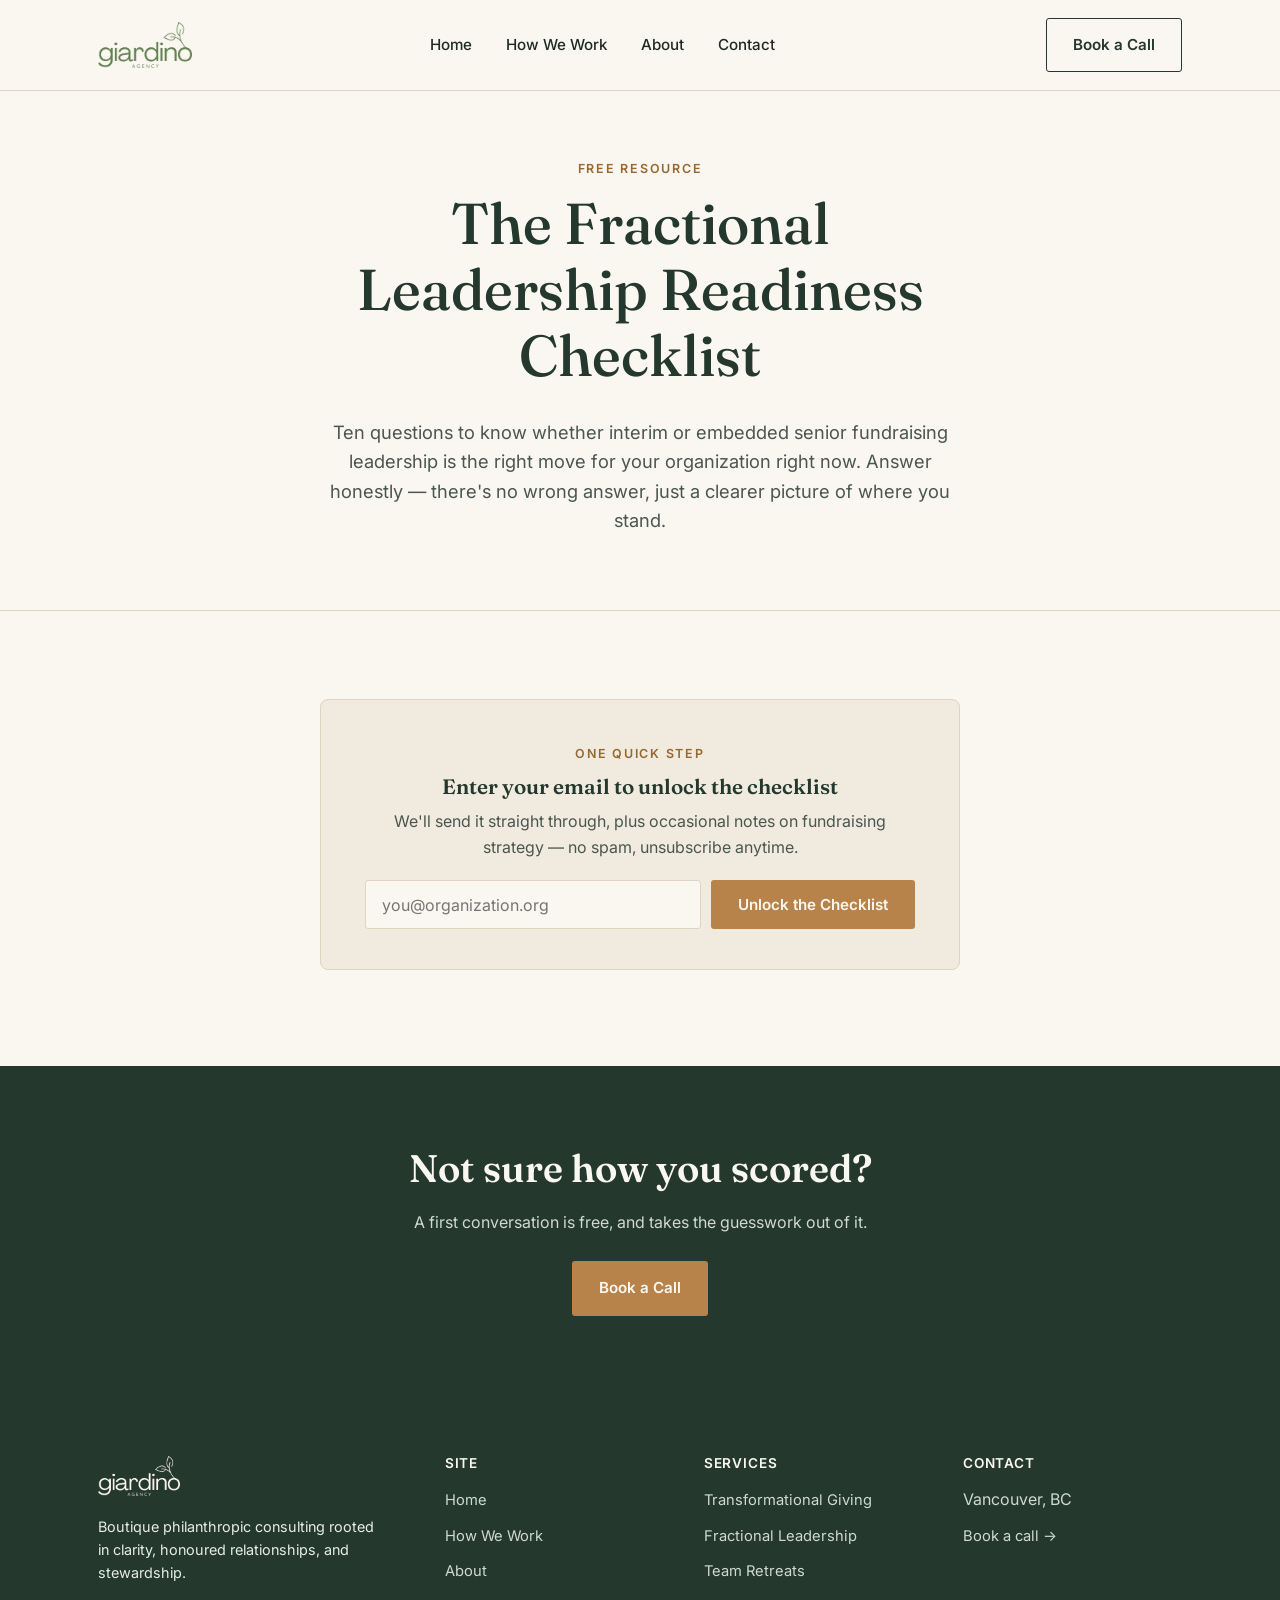
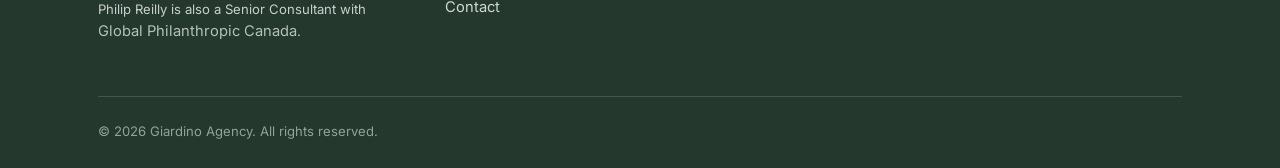
<file: Giardino Agency/website/fractional-leadership-checklist.html>
<!DOCTYPE html>
<html lang="en">
<head>
<meta charset="UTF-8">
<meta name="viewport" content="width=device-width, initial-scale=1.0">
<title>The Fractional Leadership Readiness Checklist — Giardino Agency</title>
<meta name="description" content="Ten questions to know whether interim or embedded senior fundraising leadership is the right move for your organization right now — a free self-assessment from Giardino Agency.">
<link rel="canonical" href="https://giardinoagency.io/fractional-leadership-checklist.html">
<meta property="og:type" content="website">
<meta property="og:site_name" content="Giardino Agency">
<meta property="og:title" content="The Fractional Leadership Readiness Checklist — Giardino Agency">
<meta property="og:description" content="Ten questions to know whether interim or embedded senior fundraising leadership is the right move for your organization right now — a free self-assessment from Giardino Agency.">
<meta property="og:url" content="https://giardinoagency.io/fractional-leadership-checklist.html">
<meta property="og:image" content="https://giardinoagency.io/images/ga-logo-green.png">
<meta property="og:locale" content="en_CA">
<meta name="twitter:card" content="summary_large_image">
<meta name="twitter:title" content="The Fractional Leadership Readiness Checklist — Giardino Agency">
<meta name="twitter:description" content="Ten questions to know whether interim or embedded senior fundraising leadership is the right move for your organization right now — a free self-assessment from Giardino Agency.">
<meta name="twitter:image" content="https://giardinoagency.io/images/ga-logo-green.png">
<link rel="preconnect" href="https://fonts.googleapis.com">
<link href="https://fonts.googleapis.com/css2?family=Fraunces:opsz,wght@9..144,400;9..144,500;9..144,600&family=Inter:wght@400;500;600;700&display=swap" rel="stylesheet">
<link rel="stylesheet" href="css/style.css">
</head>
<body>

<header class="site-header">
  <div class="wrap nav">
    <a href="index.html" class="logo"><img src="images/ga-logo-green.png" alt="Giardino Agency" class="logo-img"></a>
    <nav>
      <ul class="nav-links">
        <li><a href="index.html">Home</a></li>
        <li><a href="how-we-work.html">How We Work</a></li>
        <li><a href="about.html">About</a></li>
        <li><a href="contact.html">Contact</a></li>
        <li><a href="contact.html" class="nav-cta-item btn btn--primary btn--block">Book a Call</a></li>
      </ul>
    </nav>
    <div class="nav-cta">
      <a href="contact.html" class="btn btn--ghost">Book a Call</a>
      <button class="nav-toggle" aria-label="Menu"><span></span><span></span><span></span></button>
    </div>
  </div>
</header>

<main>

  <section class="page-hero">
    <div class="wrap center" style="max-width:720px;">
      <p class="eyebrow">Free Resource</p>
      <h1>The Fractional Leadership Readiness Checklist</h1>
      <p class="lede center">Ten questions to know whether interim or embedded senior fundraising leadership is the right move for your organization right now. Answer honestly — there's no wrong answer, just a clearer picture of where you stand.</p>
    </div>
  </section>

  <section class="section">
    <div class="wrap">
      <div class="gate-box">
        <p class="eyebrow">One Quick Step</p>
        <h3>Enter your email to unlock the checklist</h3>
        <p>We'll send it straight through, plus occasional notes on fundraising strategy — no spam, unsubscribe anytime.</p>
        <form class="gate-form" data-resource="Fractional Leadership Readiness Checklist" data-reveals="checklist-content">
          <input type="email" placeholder="you@organization.org" required aria-label="Email address">
          <button type="submit" class="btn btn--primary">Unlock the Checklist</button>
        </form>
        <p class="gate-error" hidden>Something went wrong — please try again in a moment, or reach out through the <a href="contact.html">contact page</a>.</p>
      </div>

      <div id="checklist-content" hidden>
        <ul class="checklist">
          <li class="checklist-item"><div class="glyph">1</div><p>Is your development director role vacant, or likely to become vacant within the next six months?</p></li>
          <li class="checklist-item"><div class="glyph">2</div><p>Has fundraising leadership turned over more than once in the past three years?</p></li>
          <li class="checklist-item"><div class="glyph">3</div><p>Is your executive director or board currently absorbing fundraising leadership duties on top of their own role?</p></li>
          <li class="checklist-item"><div class="glyph">4</div><p>Do you have donors capable of significant gifts without a clearly assigned relationship owner?</p></li>
          <li class="checklist-item"><div class="glyph">5</div><p>Are you planning a campaign, capital ask, or major growth push in the next 12 months without senior fundraising leadership in place to lead it?</p></li>
          <li class="checklist-item"><div class="glyph">6</div><p>Has staff turnover or burnout affected donor retention or your team's capacity to manage relationships well?</p></li>
          <li class="checklist-item"><div class="glyph">7</div><p>Are your moves management, prospect research, or stewardship processes inconsistent or undocumented?</p></li>
          <li class="checklist-item"><div class="glyph">8</div><p>Would two to three days a week of senior-level fundraising leadership solve more of your problem than a full-time hire you're not yet ready to recruit for or fund?</p></li>
          <li class="checklist-item"><div class="glyph">9</div><p>Do you need to bridge a leadership gap while you recruit for a permanent hire, without pausing donor relationships in the meantime?</p></li>
          <li class="checklist-item"><div class="glyph">10</div><p>Is your board asking why fundraising isn't growing, without a clear answer for what's missing?</p></li>
        </ul>

        <div class="callout">
          <span class="label">How to read your answers</span>
          <p>Three or more "yes" answers is a strong signal that fractional or interim fundraising leadership is worth a conversation — before a vacancy or a stalled campaign forces the decision.</p>
          <p class="callout-fine">This isn't a formula — it's a starting point. Every organization's context is different, and a short conversation will tell you more than any checklist can.</p>
        </div>
      </div>
    </div>
  </section>

  <section class="cta-banner">
    <div class="wrap">
      <h2>Not sure how you scored?</h2>
      <p>A first conversation is free, and takes the guesswork out of it.</p>
      <div class="btn-row">
        <a href="contact.html" class="btn btn--primary">Book a Call</a>
      </div>
    </div>
  </section>

</main>

<footer class="site-footer">
  <div class="wrap">
    <div class="footer-grid">
      <div>
        <a href="index.html" class="footer-logo"><img src="images/ga-logo-cream.png" alt="Giardino Agency" class="footer-logo-img"></a>
        <p style="max-width:280px; font-size:0.9rem;">Boutique philanthropic consulting rooted in clarity, honoured relationships, and stewardship.</p>
        <p style="max-width:280px; font-size:0.82rem; margin-top:10px; opacity:0.85;">Philip Reilly is also a Senior Consultant with <a href="https://globalphilanthropic.ca" target="_blank" rel="noopener noreferrer">Global Philanthropic Canada</a>.</p>
      </div>
      <div>
        <h4>Site</h4>
        <ul>
          <li><a href="index.html">Home</a></li>
          <li><a href="how-we-work.html">How We Work</a></li>
          <li><a href="about.html">About</a></li>
          <li><a href="contact.html">Contact</a></li>
        </ul>
      </div>
      <div>
        <h4>Services</h4>
        <ul>
          <li><a href="how-we-work.html#services">Transformational Giving</a></li>
          <li><a href="how-we-work.html#services">Fractional Leadership</a></li>
          <li><a href="how-we-work.html#services">Team Retreats</a></li>
        </ul>
      </div>
      <div>
        <h4>Contact</h4>
        <ul>
          <li>Vancouver, BC</li>
          <li><a href="contact.html">Book a call →</a></li>
        </ul>
      </div>
    </div>
    <div class="footer-bottom">
      <span>© 2026 Giardino Agency. All rights reserved.</span>
    </div>
  </div>
</footer>

<script src="js/script.js"></script>
</body>
</html>
</file>
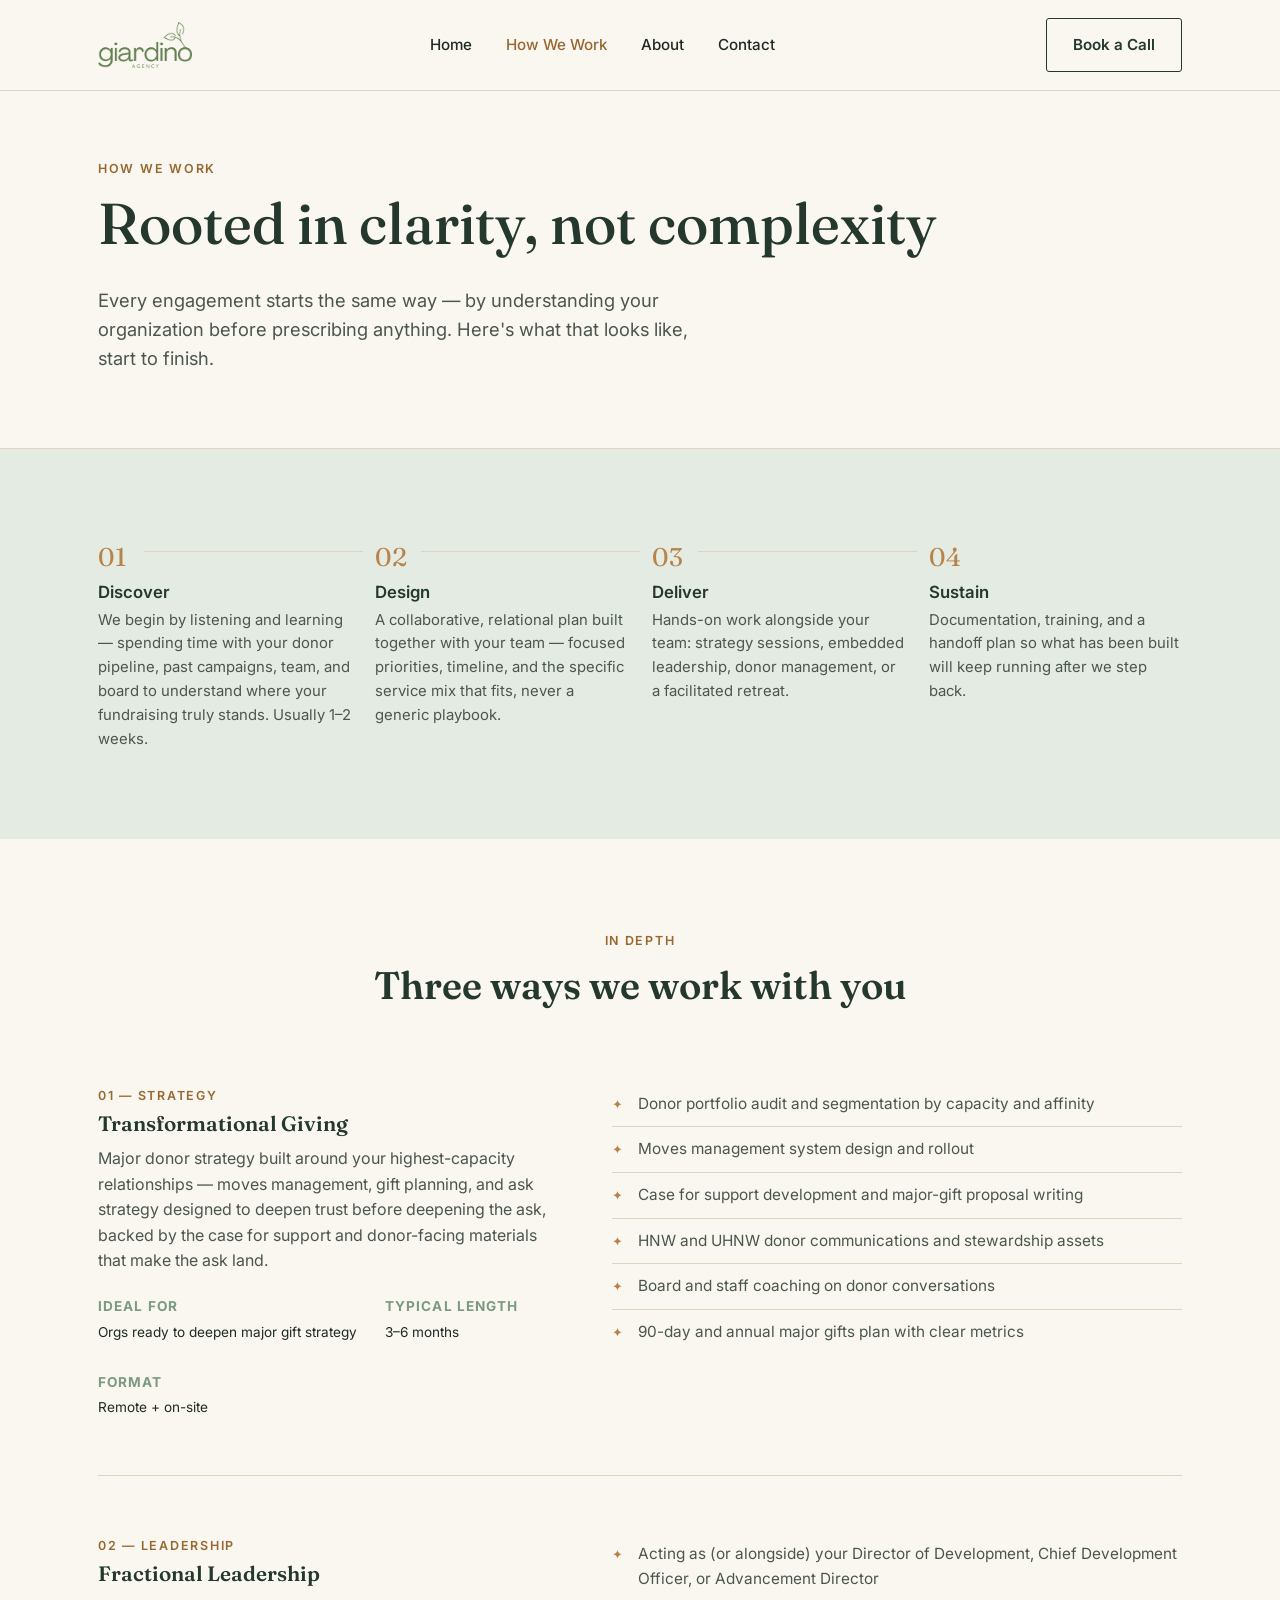
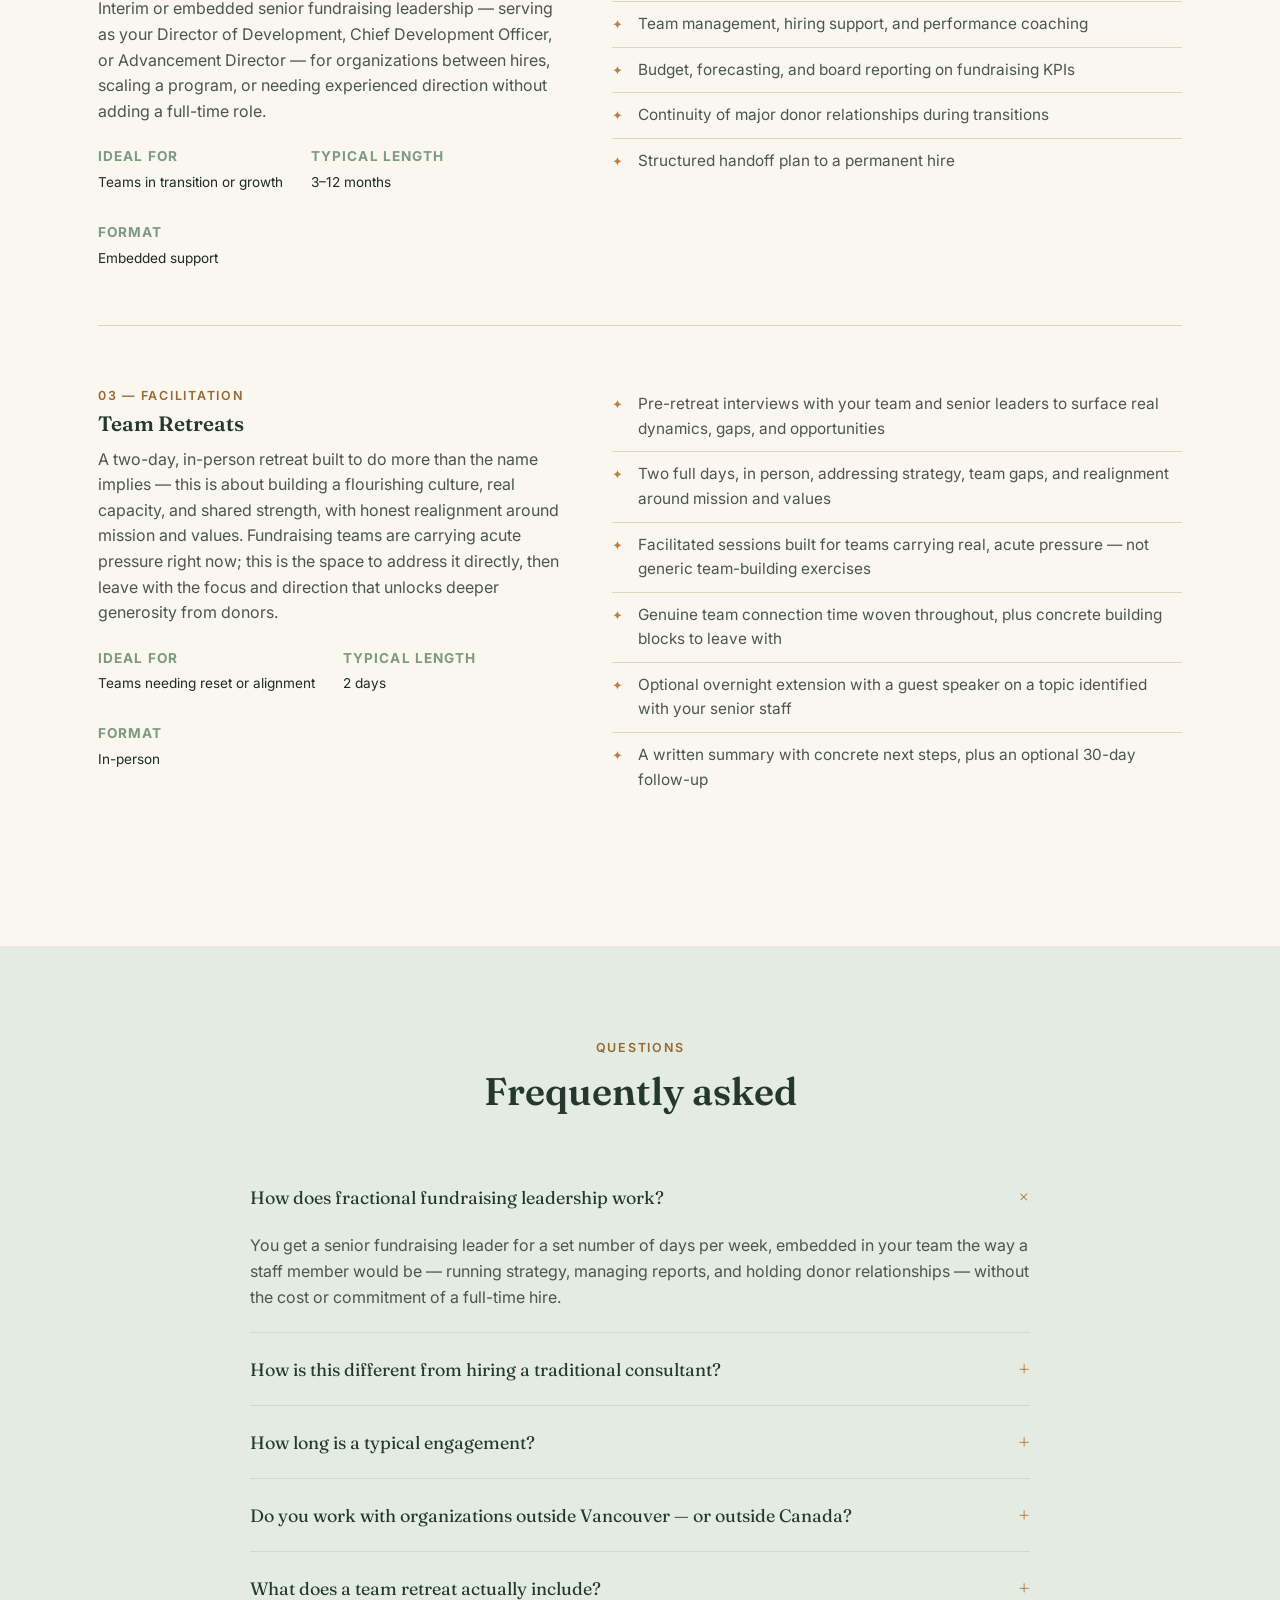
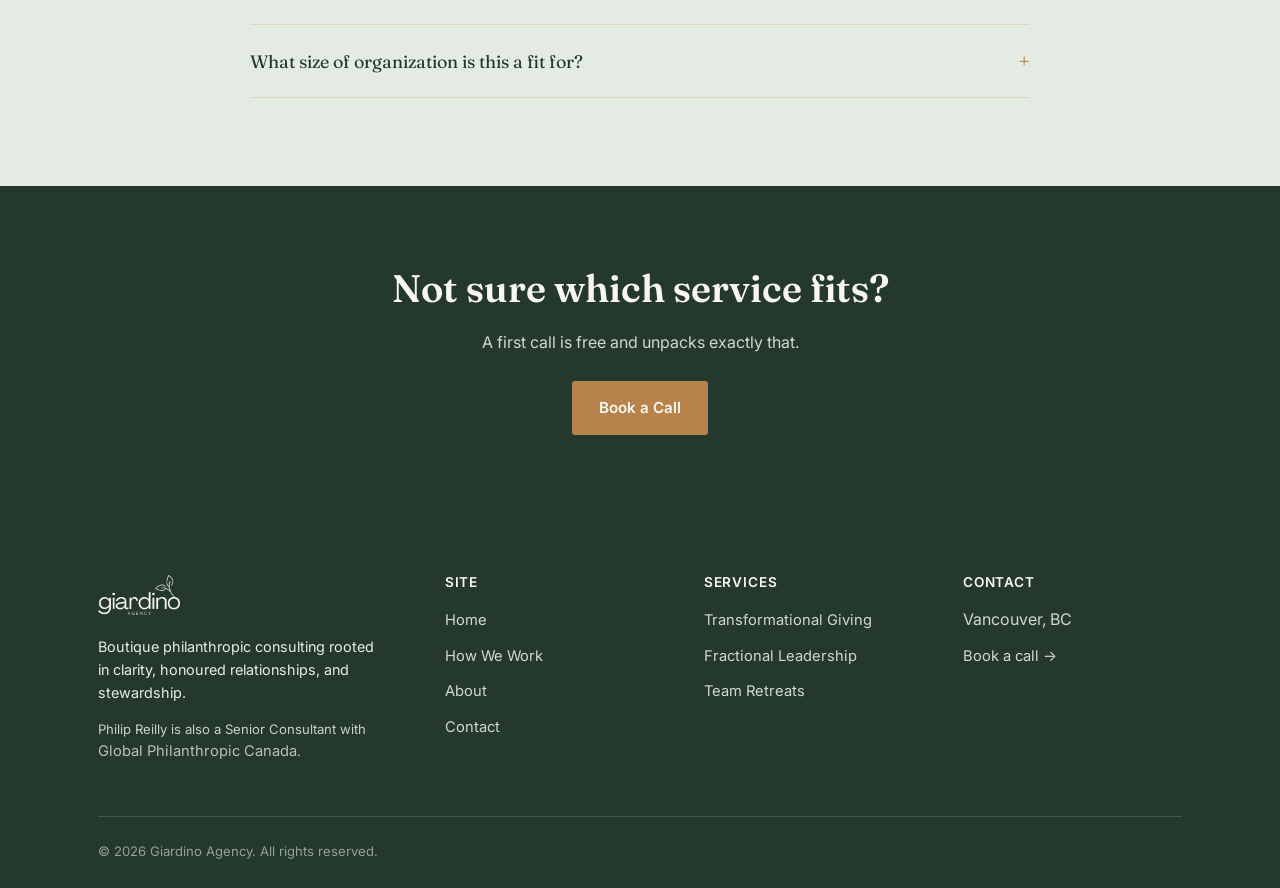
<file: Giardino Agency/website/how-we-work.html>
<!DOCTYPE html>
<html lang="en">
<head>
<meta charset="UTF-8">
<meta name="viewport" content="width=device-width, initial-scale=1.0">
<title>How We Work — Giardino Agency</title>
<meta name="description" content="How a Giardino Agency engagement unfolds — from first conversation to lasting impact — plus the details of transformational giving strategy, fractional leadership, and team retreats.">
<link rel="canonical" href="https://giardinoagency.io/how-we-work.html">
<meta property="og:type" content="website">
<meta property="og:site_name" content="Giardino Agency">
<meta property="og:title" content="How We Work — Giardino Agency">
<meta property="og:description" content="How a Giardino Agency engagement unfolds — from first conversation to lasting impact — plus the details of transformational giving strategy, fractional leadership, and team retreats.">
<meta property="og:url" content="https://giardinoagency.io/how-we-work.html">
<meta property="og:image" content="https://giardinoagency.io/images/ga-logo-green.png">
<meta property="og:locale" content="en_CA">
<meta name="twitter:card" content="summary_large_image">
<meta name="twitter:title" content="How We Work — Giardino Agency">
<meta name="twitter:description" content="How a Giardino Agency engagement unfolds — from first conversation to lasting impact — plus the details of transformational giving strategy, fractional leadership, and team retreats.">
<meta name="twitter:image" content="https://giardinoagency.io/images/ga-logo-green.png">
<link rel="preconnect" href="https://fonts.googleapis.com">
<link href="https://fonts.googleapis.com/css2?family=Fraunces:opsz,wght@9..144,400;9..144,500;9..144,600&family=Inter:wght@400;500;600;700&display=swap" rel="stylesheet">
<link rel="stylesheet" href="css/style.css">
<script type="application/ld+json">
{
  "@context": "https://schema.org",
  "@type": "FAQPage",
  "mainEntity": [
    {
      "@type": "Question",
      "name": "How does fractional fundraising leadership work?",
      "acceptedAnswer": {
        "@type": "Answer",
        "text": "You get a senior fundraising leader for a set number of days per week, embedded in your team the way a staff member would be — running strategy, managing reports, and holding donor relationships — without the cost or commitment of a full-time hire."
      }
    },
    {
      "@type": "Question",
      "name": "How is this different from hiring a traditional consultant?",
      "acceptedAnswer": {
        "@type": "Answer",
        "text": "A consultant typically advises from the outside. Fractional leadership means we sit inside your org chart, make decisions, manage people, and are accountable for results — closer to an interim hire than an advisor."
      }
    },
    {
      "@type": "Question",
      "name": "How long is a typical engagement?",
      "acceptedAnswer": {
        "@type": "Answer",
        "text": "Transformational giving strategy engagements usually run 3–6 months. Fractional leadership placements run 3–12 months, often bridging to a permanent hire. Team retreats run two days, with an optional overnight extension and a 30-day follow-up."
      }
    },
    {
      "@type": "Question",
      "name": "Do you work with organizations outside Vancouver — or outside Canada?",
      "acceptedAnswer": {
        "@type": "Answer",
        "text": "Yes — this isn't just remote consulting. Before founding Giardino Agency, we led fundraising strategy for international NGOs across Africa and Asia. We understand first-hand what it takes to raise major gifts for work happening on the other side of the world from your donors."
      }
    },
    {
      "@type": "Question",
      "name": "What does a team retreat actually include?",
      "acceptedAnswer": {
        "@type": "Answer",
        "text": "A two-day, in-person retreat with real purpose — pre-retreat interviews to understand where your team stands, facilitated sessions addressing strategy, team gaps and opportunities, and honest realignment around mission and values, plus genuine team connection time and concrete building blocks to leave with. If it runs overnight, we can bring in a guest speaker on a topic identified with your senior staff beforehand. You'll leave with a written summary and concrete next steps — the kind of retreat that builds real focus and direction, and unlocks deeper generosity from donors."
      }
    },
    {
      "@type": "Question",
      "name": "What size of organization is this a fit for?",
      "acceptedAnswer": {
        "@type": "Answer",
        "text": "We work with small, growing shops raising under roughly $2M annually and just building a major gifts program; mid-size organizations scaling one; high-revenue organizations needing sophisticated strategy for high-net-worth and ultra-high-net-worth donors; teams needing realignment or restructuring who need steady, senior fundraising leadership; and international development, humanitarian, and other global-facing organizations balancing field impact with donor relationships and HQ strategy. If you're not sure where you fit, a first call will clarify that quickly."
      }
    }
  ]
}
</script>
</head>
<body>

<header class="site-header">
  <div class="wrap nav">
    <a href="index.html" class="logo"><img src="images/ga-logo-green.png" alt="Giardino Agency" class="logo-img"></a>
    <nav>
      <ul class="nav-links">
        <li><a href="index.html">Home</a></li>
        <li><a href="how-we-work.html" class="active">How We Work</a></li>
        <li><a href="about.html">About</a></li>
        <li><a href="contact.html">Contact</a></li>
        <li><a href="contact.html" class="nav-cta-item btn btn--primary btn--block">Book a Call</a></li>
      </ul>
    </nav>
    <div class="nav-cta">
      <a href="contact.html" class="btn btn--ghost">Book a Call</a>
      <button class="nav-toggle" aria-label="Menu"><span></span><span></span><span></span></button>
    </div>
  </div>
</header>

<main>

  <section class="page-hero">
    <div class="wrap">
      <p class="eyebrow">How We Work</p>
      <h1>Rooted in clarity, not complexity</h1>
      <p class="lede">Every engagement starts the same way — by understanding your organization before prescribing anything. Here's what that looks like, start to finish.</p>
    </div>
  </section>

  <!-- ROADMAP -->
  <section class="section section--sage">
    <div class="wrap">
      <div class="roadmap">
        <div class="step">
          <h4>Discover</h4>
          <p>We begin by listening and learning — spending time with your donor pipeline, past campaigns, team, and board to understand where your fundraising truly stands. Usually 1–2 weeks.</p>
        </div>
        <div class="step">
          <h4>Design</h4>
          <p>A collaborative, relational plan built together with your team — focused priorities, timeline, and the specific service mix that fits, never a generic playbook.</p>
        </div>
        <div class="step">
          <h4>Deliver</h4>
          <p>Hands-on work alongside your team: strategy sessions, embedded leadership, donor management, or a facilitated retreat.</p>
        </div>
        <div class="step">
          <h4>Sustain</h4>
          <p>Documentation, training, and a handoff plan so what has been built will keep running after we step back.</p>
        </div>
      </div>
    </div>
  </section>

  <!-- SERVICES DETAIL -->
  <section class="section" id="services">
    <div class="wrap">
      <div class="center" style="max-width:640px; margin-bottom:8px;">
        <p class="eyebrow">In Depth</p>
        <h2>Three ways we work with you</h2>
      </div>

      <div class="service-detail">
        <div>
          <span class="eyebrow" style="margin-bottom:6px;">01 — Strategy</span>
          <h3>Transformational Giving</h3>
          <p>Major donor strategy built around your highest-capacity relationships — moves management, gift planning, and ask strategy designed to deepen trust before deepening the ask, backed by the case for support and donor-facing materials that make the ask land.</p>
          <div class="service-meta">
            <div><span class="label">Ideal for</span>Orgs ready to deepen major gift strategy</div>
            <div><span class="label">Typical length</span>3–6 months</div>
            <div><span class="label">Format</span>Remote + on-site</div>
          </div>
        </div>
        <ul class="service-list">
          <li>Donor portfolio audit and segmentation by capacity and affinity</li>
          <li>Moves management system design and rollout</li>
          <li>Case for support development and major-gift proposal writing</li>
          <li>HNW and UHNW donor communications and stewardship assets</li>
          <li>Board and staff coaching on donor conversations</li>
          <li>90-day and annual major gifts plan with clear metrics</li>
        </ul>
      </div>

      <div class="service-detail">
        <div>
          <span class="eyebrow" style="margin-bottom:6px;">02 — Leadership</span>
          <h3>Fractional Leadership</h3>
          <p>Interim or embedded senior fundraising leadership — serving as your Director of Development, Chief Development Officer, or Advancement Director — for organizations between hires, scaling a program, or needing experienced direction without adding a full-time role.</p>
          <div class="service-meta">
            <div><span class="label">Ideal for</span>Teams in transition or growth</div>
            <div><span class="label">Typical length</span>3–12 months</div>
            <div><span class="label">Format</span>Embedded support</div>
          </div>
        </div>
        <ul class="service-list">
          <li>Acting as (or alongside) your Director of Development, Chief Development Officer, or Advancement Director</li>
          <li>Team management, hiring support, and performance coaching</li>
          <li>Budget, forecasting, and board reporting on fundraising KPIs</li>
          <li>Continuity of major donor relationships during transitions</li>
          <li>Structured handoff plan to a permanent hire</li>
        </ul>
      </div>

      <div class="service-detail">
        <div>
          <span class="eyebrow" style="margin-bottom:6px;">03 — Facilitation</span>
          <h3>Team Retreats</h3>
          <p>A two-day, in-person retreat built to do more than the name implies — this is about building a flourishing culture, real capacity, and shared strength, with honest realignment around mission and values. Fundraising teams are carrying acute pressure right now; this is the space to address it directly, then leave with the focus and direction that unlocks deeper generosity from donors.</p>
          <div class="service-meta">
            <div><span class="label">Ideal for</span>Teams needing reset or alignment</div>
            <div><span class="label">Typical length</span>2 days</div>
            <div><span class="label">Format</span>In-person</div>
          </div>
        </div>
        <ul class="service-list">
          <li>Pre-retreat interviews with your team and senior leaders to surface real dynamics, gaps, and opportunities</li>
          <li>Two full days, in person, addressing strategy, team gaps, and realignment around mission and values</li>
          <li>Facilitated sessions built for teams carrying real, acute pressure — not generic team-building exercises</li>
          <li>Genuine team connection time woven throughout, plus concrete building blocks to leave with</li>
          <li>Optional overnight extension with a guest speaker on a topic identified with your senior staff</li>
          <li>A written summary with concrete next steps, plus an optional 30-day follow-up</li>
        </ul>
      </div>
    </div>
  </section>

  <!-- FAQ -->
  <section class="section section--sage">
    <div class="wrap">
      <div class="center" style="max-width:640px; margin-bottom:48px;">
        <p class="eyebrow">Questions</p>
        <h2>Frequently asked</h2>
      </div>
      <div class="faq">
        <div class="faq-item open">
          <button class="faq-q">How does fractional fundraising leadership work? <span class="icon">+</span></button>
          <div class="faq-a"><p>You get a senior fundraising leader for a set number of days per week, embedded in your team the way a staff member would be — running strategy, managing reports, and holding donor relationships — without the cost or commitment of a full-time hire.</p></div>
        </div>
        <div class="faq-item">
          <button class="faq-q">How is this different from hiring a traditional consultant? <span class="icon">+</span></button>
          <div class="faq-a"><p>A consultant typically advises from the outside. Fractional leadership means we sit inside your org chart, make decisions, manage people, and are accountable for results — closer to an interim hire than an advisor.</p></div>
        </div>
        <div class="faq-item">
          <button class="faq-q">How long is a typical engagement? <span class="icon">+</span></button>
          <div class="faq-a"><p>Transformational giving strategy engagements usually run 3–6 months. Fractional leadership placements run 3–12 months, often bridging to a permanent hire. Team retreats run two days, with an optional overnight extension and a 30-day follow-up.</p></div>
        </div>
        <div class="faq-item">
          <button class="faq-q">Do you work with organizations outside Vancouver — or outside Canada? <span class="icon">+</span></button>
          <div class="faq-a"><p>Yes — this isn't just remote consulting. Before founding Giardino Agency, we led fundraising strategy for international NGOs across Africa and Asia. We understand first-hand what it takes to raise major gifts for work happening on the other side of the world from your donors.</p></div>
        </div>
        <div class="faq-item">
          <button class="faq-q">What does a team retreat actually include? <span class="icon">+</span></button>
          <div class="faq-a"><p>A two-day, in-person retreat with real purpose — pre-retreat interviews to understand where your team stands, facilitated sessions addressing strategy, team gaps and opportunities, and honest realignment around mission and values, plus genuine team connection time and concrete building blocks to leave with. If it runs overnight, we can bring in a guest speaker on a topic identified with your senior staff beforehand. You'll leave with a written summary and concrete next steps — the kind of retreat that builds real focus and direction, and unlocks deeper generosity from donors.</p></div>
        </div>
        <div class="faq-item">
          <button class="faq-q">What size of organization is this a fit for? <span class="icon">+</span></button>
          <div class="faq-a"><p>We work with small, growing shops raising under roughly $2M annually and just building a major gifts program; mid-size organizations scaling one; high-revenue organizations needing sophisticated strategy for high-net-worth and ultra-high-net-worth donors; teams needing realignment or restructuring who need steady, senior fundraising leadership; and international development, humanitarian, and other global-facing organizations balancing field impact with donor relationships and HQ strategy. If you're not sure where you fit, a first call will clarify that quickly.</p></div>
        </div>
      </div>
    </div>
  </section>

  <section class="cta-banner">
    <div class="wrap">
      <h2>Not sure which service fits?</h2>
      <p>A first call is free and unpacks exactly that.</p>
      <div class="btn-row">
        <a href="contact.html" class="btn btn--primary">Book a Call</a>
      </div>
    </div>
  </section>

</main>

<footer class="site-footer">
  <div class="wrap">
    <div class="footer-grid">
      <div>
        <a href="index.html" class="footer-logo"><img src="images/ga-logo-cream.png" alt="Giardino Agency" class="footer-logo-img"></a>
        <p style="max-width:280px; font-size:0.9rem;">Boutique philanthropic consulting rooted in clarity, honoured relationships, and stewardship.</p>
        <p style="max-width:280px; font-size:0.82rem; margin-top:10px; opacity:0.85;">Philip Reilly is also a Senior Consultant with <a href="https://globalphilanthropic.ca" target="_blank" rel="noopener noreferrer">Global Philanthropic Canada</a>.</p>
      </div>
      <div>
        <h4>Site</h4>
        <ul>
          <li><a href="index.html">Home</a></li>
          <li><a href="how-we-work.html">How We Work</a></li>
          <li><a href="about.html">About</a></li>
          <li><a href="contact.html">Contact</a></li>
        </ul>
      </div>
      <div>
        <h4>Services</h4>
        <ul>
          <li><a href="how-we-work.html#services">Transformational Giving</a></li>
          <li><a href="how-we-work.html#services">Fractional Leadership</a></li>
          <li><a href="how-we-work.html#services">Team Retreats</a></li>
        </ul>
      </div>
      <div>
        <h4>Contact</h4>
        <ul>
          <li>Vancouver, BC</li>
          <li><a href="contact.html">Book a call →</a></li>
        </ul>
      </div>
    </div>
    <div class="footer-bottom">
      <span>© 2026 Giardino Agency. All rights reserved.</span>
    </div>
  </div>
</footer>

<script src="js/script.js"></script>
</body>
</html>
</file>
<file: css/style.css>
/* ===== Giardino Agency — base styles ===== */

:root {
  --green-deep: #2f4a3e;
  --green-forest: #24382e;
  --sage: #7c9a82;
  --sage-light: #e4ebe2;
  --cream: #faf7f1;
  --cream-dark: #f1ebdf;
  --ink: #1f2a24;
  --ink-soft: #4a564e;
  --gold: #b8834a;
  --gold-dark: #97682f;
  --border: #ddd4c2;

  --serif: "Fraunces", Georgia, "Times New Roman", serif;
  --sans: "Inter", -apple-system, BlinkMacSystemFont, "Segoe UI", sans-serif;

  --max: 1140px;
}

* { box-sizing: border-box; }

html { scroll-behavior: smooth; }

body {
  margin: 0;
  font-family: var(--sans);
  color: var(--ink);
  background: var(--cream);
  line-height: 1.6;
  -webkit-font-smoothing: antialiased;
}

img { max-width: 100%; display: block; }

a { color: inherit; }

.wrap {
  max-width: var(--max);
  margin: 0 auto;
  padding: 0 28px;
}

h1, h2, h3, h4 {
  font-family: var(--serif);
  font-weight: 600;
  color: var(--green-forest);
  line-height: 1.15;
  margin: 0 0 0.5em;
}

h1 { font-size: clamp(2.4rem, 5vw, 3.6rem); font-weight: 500; }
h2 { font-size: clamp(1.8rem, 3.4vw, 2.4rem); }
h3 { font-size: 1.3rem; }

p { margin: 0 0 1em; color: var(--ink-soft); }

.eyebrow {
  display: inline-block;
  font-family: var(--sans);
  font-size: 0.78rem;
  letter-spacing: 0.14em;
  text-transform: uppercase;
  color: var(--gold-dark);
  font-weight: 600;
  margin-bottom: 0.9em;
}

.lede {
  font-size: 1.15rem;
  max-width: 620px;
}

.role-line {
  font-family: var(--sans);
  font-size: 0.95rem;
  font-weight: 600;
  color: var(--gold-dark);
  margin: -8px 0 20px;
}
.role-line a { text-decoration: underline; text-underline-offset: 2px; }

.credential-line {
  font-family: var(--sans);
  font-size: 1.05rem;
  font-weight: 600;
  color: var(--green-forest);
  margin: 0 0 18px;
}

.section {
  padding: 88px 0;
}

.section--tight { padding: 64px 0; }

.section--sage {
  background: var(--sage-light);
}

.section--deep {
  background: var(--green-forest);
  color: var(--cream);
}
.section--deep h2, .section--deep h3, .section--deep .eyebrow {
  color: var(--cream);
}
.section--deep p { color: #cfd9d1; }

.center { text-align: center; margin-left: auto; margin-right: auto; }

/* ---- Buttons ---- */
.btn {
  display: inline-flex;
  align-items: center;
  gap: 8px;
  font-family: var(--sans);
  font-weight: 600;
  font-size: 0.95rem;
  padding: 14px 26px;
  border-radius: 3px;
  text-decoration: none;
  border: 1.5px solid transparent;
  cursor: pointer;
  transition: all 0.18s ease;
}

.btn--primary {
  background: var(--gold);
  color: var(--cream);
}
.btn--primary:hover { background: var(--gold-dark); }

.btn--ghost {
  background: transparent;
  border-color: var(--green-forest);
  color: var(--green-forest);
}
.btn--ghost:hover { background: var(--green-forest); color: var(--cream); }

.btn--ghost-light {
  background: transparent;
  border-color: rgba(250,247,241,0.55);
  color: var(--cream);
}
.btn--ghost-light:hover { background: rgba(250,247,241,0.12); border-color: var(--cream); }

.btn--block { width: 100%; justify-content: center; }

/* ---- Header / Nav ---- */
.site-header {
  position: sticky;
  top: 0;
  z-index: 50;
  background: rgba(250, 247, 241, 0.92);
  backdrop-filter: blur(6px);
  border-bottom: 1px solid var(--border);
}

.nav {
  display: flex;
  align-items: center;
  justify-content: space-between;
  padding-top: 18px;
  padding-bottom: 18px;
}

.logo {
  display: inline-flex;
  align-items: center;
  text-decoration: none;
}
.logo-img { height: 46px; width: auto; display: block; }

.nav-links {
  display: flex;
  align-items: center;
  gap: 34px;
  list-style: none;
  margin: 0;
  padding: 0;
}

.nav-links a {
  text-decoration: none;
  font-size: 0.95rem;
  font-weight: 500;
  color: var(--ink);
  position: relative;
  padding: 4px 0;
}
.nav-links a.active,
.nav-links a:hover { color: var(--gold-dark); }

.nav-links a.nav-cta-item { display: none; }

.nav-cta { display: flex; align-items: center; gap: 22px; }

.nav-toggle {
  display: none;
  background: none;
  border: none;
  cursor: pointer;
  padding: 10px;
  margin: -10px;
}
.nav-toggle span {
  display: block;
  width: 24px;
  height: 2px;
  background: var(--green-forest);
  margin: 5px 0;
}

/* ---- Hero ---- */
.hero {
  padding: 96px 0 80px;
  background:
    radial-gradient(ellipse at top right, rgba(124,154,130,0.25), transparent 60%),
    var(--cream);
  position: relative;
  overflow: hidden;
}

.hero-grid {
  display: grid;
  grid-template-columns: 1.1fr 0.9fr;
  gap: 56px;
  align-items: center;
}

.hero-actions { display: flex; gap: 16px; margin-top: 30px; flex-wrap: wrap; }

.hero-art {
  aspect-ratio: 4/5;
  border-radius: 6px;
  background:
    linear-gradient(160deg, var(--sage) 0%, var(--green-deep) 55%, var(--green-forest) 100%);
  position: relative;
  overflow: hidden;
}
.hero-art::before,
.hero-art::after {
  content: "";
  position: absolute;
  border-radius: 50%;
  border: 1.5px solid rgba(250,247,241,0.35);
}
.hero-art::before { width: 70%; height: 70%; top: 10%; left: 15%; }
.hero-art::after { width: 40%; height: 40%; bottom: 12%; right: 10%; border-color: rgba(184,131,74,0.55); }

.hero-note {
  position: absolute;
  bottom: 22px;
  left: 22px;
  right: 22px;
  color: var(--cream);
  font-family: var(--serif);
  font-style: italic;
  font-size: 1.05rem;
}

.hero-illustration {
  position: absolute;
  inset: 0;
  width: 100%;
  height: 100%;
  padding: 40px 34px 92px;
}

/* ---- Trio / values ---- */
.trio {
  display: grid;
  grid-template-columns: repeat(3, 1fr);
  gap: 40px;
}

.trio-item { text-align: left; }

.glyph {
  width: 46px;
  height: 46px;
  border-radius: 50%;
  border: 1.5px solid var(--gold);
  display: flex;
  align-items: center;
  justify-content: center;
  margin-bottom: 18px;
  color: var(--gold-dark);
  font-family: var(--serif);
  font-size: 1.1rem;
}

/* ---- Cards ---- */
.cards {
  display: grid;
  grid-template-columns: repeat(3, 1fr);
  gap: 28px;
}

.card {
  background: var(--cream);
  border: 1px solid var(--border);
  border-radius: 6px;
  padding: 34px 30px;
  display: flex;
  flex-direction: column;
}

.card .tag {
  font-size: 0.75rem;
  letter-spacing: 0.1em;
  text-transform: uppercase;
  color: var(--sage);
  font-weight: 700;
  margin-bottom: 10px;
}

.card p { flex-grow: 1; }

.card a.more {
  font-weight: 600;
  font-size: 0.9rem;
  color: var(--gold-dark);
  text-decoration: none;
  margin-top: 8px;
}
.card a.more:hover { text-decoration: underline; }

/* ---- Resources (checklists) ---- */
.resources {
  display: grid;
  grid-template-columns: repeat(2, 1fr);
  gap: 28px;
}

/* ---- Segments (who we serve) ---- */
.segments {
  display: grid;
  grid-template-columns: repeat(auto-fit, minmax(200px, 1fr));
  gap: 24px;
}
.segment {
  border-left: 3px solid var(--gold);
  padding: 6px 0 6px 20px;
}
.segment:last-child {
  grid-column: 1 / -1;
  border-left: none;
  border-top: 3px solid var(--gold);
  padding: 20px 0 0;
  text-align: center;
  max-width: 560px;
  margin: 8px auto 0;
}
.segment h4 { font-family: var(--sans); font-size: 1.02rem; color: var(--green-forest); margin-bottom: 6px; }
.segment p { font-size: 0.94rem; margin-bottom: 0; }

/* ---- Roadmap ---- */
.roadmap {
  display: grid;
  grid-template-columns: repeat(4, 1fr);
  gap: 24px;
  counter-reset: step;
}
.step {
  position: relative;
  padding-top: 46px;
}
.step::before {
  counter-increment: step;
  content: "0" counter(step);
  font-family: var(--serif);
  font-size: 1.6rem;
  color: var(--gold);
  position: absolute;
  top: 0;
  left: 0;
}
.step::after {
  content: "";
  position: absolute;
  top: 14px;
  left: 46px;
  right: -12px;
  height: 1px;
  background: var(--border);
}
.roadmap .step:last-child::after { display: none; }
.step h4 { font-family: var(--sans); font-size: 1.05rem; margin-bottom: 6px; color: var(--green-forest); }
.step p { font-size: 0.93rem; margin-bottom: 0; }

/* ---- Testimonials (placeholder styling) ---- */
.testimonials {
  display: grid;
  grid-template-columns: repeat(2, 1fr);
  gap: 26px;
}
.testimonial {
  background: rgba(250,247,241,0.06);
  border: 1px dashed rgba(250,247,241,0.35);
  border-radius: 6px;
  padding: 30px;
}
.testimonial p.quote {
  font-family: var(--serif);
  font-style: italic;
  font-size: 1.1rem;
  color: var(--cream);
  margin-bottom: 14px;
}
.testimonial .who {
  font-size: 0.85rem;
  color: var(--sage);
  font-weight: 600;
  letter-spacing: 0.02em;
}
.placeholder-flag {
  display: inline-block;
  font-size: 0.7rem;
  letter-spacing: 0.08em;
  text-transform: uppercase;
  color: var(--gold);
  border: 1px solid var(--gold);
  border-radius: 20px;
  padding: 2px 10px;
  margin-bottom: 14px;
}

/* ---- Newsletter / lead magnet ---- */
.lead-box {
  background: var(--cream-dark);
  border: 1px solid var(--border);
  border-radius: 8px;
  padding: 44px;
  display: grid;
  grid-template-columns: 1.3fr 1fr;
  gap: 40px;
  align-items: center;
}
.lead-form { display: flex; gap: 10px; flex-wrap: wrap; }
.lead-form input[type="email"] {
  flex: 1;
  min-width: 200px;
  padding: 13px 16px;
  border: 1.5px solid var(--border);
  border-radius: 3px;
  font-family: var(--sans);
  font-size: 1rem;
  background: var(--cream);
}
.lead-form input[type="email"]:focus { outline: none; border-color: var(--gold); }
.form-note { font-size: 0.82rem; color: var(--ink-soft); margin-top: 10px; }
.form-success { display: none; color: var(--green-forest); font-weight: 600; margin-top: 10px; }

/* ---- CTA banner ---- */
.cta-banner {
  text-align: center;
  padding: 80px 0;
  background: var(--green-forest);
  color: var(--cream);
}
.cta-banner h2 { color: var(--cream); }
.cta-banner p { color: #cfd9d1; }
.cta-banner .btn-row { display: flex; gap: 16px; justify-content: center; margin-top: 26px; flex-wrap: wrap; }

/* ---- FAQ ---- */
.faq { max-width: 780px; margin: 0 auto; }
.faq-item {
  border-bottom: 1px solid var(--border);
}
.faq-q {
  width: 100%;
  text-align: left;
  background: none;
  border: none;
  padding: 22px 0;
  font-family: var(--serif);
  font-size: 1.12rem;
  color: var(--green-forest);
  cursor: pointer;
  display: flex;
  justify-content: space-between;
  align-items: center;
  gap: 20px;
}
.faq-q .icon {
  font-size: 1.4rem;
  color: var(--gold);
  transition: transform 0.2s ease;
  flex-shrink: 0;
}
.faq-item.open .faq-q .icon { transform: rotate(45deg); }
.faq-a {
  max-height: 0;
  overflow: hidden;
  transition: max-height 0.25s ease;
}
.faq-a p { padding-bottom: 22px; margin: 0; }
.faq-item.open .faq-a { max-height: 400px; }

/* ---- Services detail (how we work) ---- */
.service-detail {
  display: grid;
  grid-template-columns: 0.9fr 1.1fr;
  gap: 48px;
  align-items: start;
  padding: 56px 0;
  border-bottom: 1px solid var(--border);
}
.service-detail:last-of-type { border-bottom: none; }
.service-meta { display: flex; gap: 28px; margin-top: 22px; flex-wrap: wrap; }
.service-meta div { font-size: 0.85rem; }
.service-meta .label { text-transform: uppercase; letter-spacing: 0.08em; color: var(--sage); font-weight: 700; display: block; margin-bottom: 4px; }
.service-list { list-style: none; padding: 0; margin: 0; }
.service-list li {
  padding: 10px 0 10px 26px;
  position: relative;
  border-bottom: 1px solid var(--border);
  color: var(--ink-soft);
  font-size: 0.96rem;
}
.service-list li:last-child { border-bottom: none; }
.service-list li::before {
  content: "✦";
  position: absolute;
  left: 0;
  color: var(--gold);
  font-size: 0.8rem;
  top: 13px;
}

/* ---- About page ---- */
.about-hero {
  display: grid;
  grid-template-columns: 0.85fr 1.15fr;
  gap: 56px;
  align-items: center;
}
.portrait {
  aspect-ratio: 2/3;
  border-radius: 6px;
  background: linear-gradient(150deg, var(--sage) 0%, var(--green-deep) 100%);
  width: 100%;
  display: block;
  object-fit: contain;
  object-position: center;
}
.chip-row { display: flex; flex-wrap: wrap; gap: 10px; margin-top: 20px; }
.chip {
  font-size: 0.82rem;
  padding: 6px 14px;
  border-radius: 20px;
  background: var(--sage-light);
  color: var(--green-forest);
  font-weight: 600;
}
.values-grid {
  display: grid;
  grid-template-columns: repeat(3, 1fr);
  gap: 34px;
}

/* ---- Contact page ---- */
.contact-grid {
  display: grid;
  grid-template-columns: 1fr 0.85fr;
  gap: 56px;
}
.form-row { display: grid; grid-template-columns: 1fr 1fr; gap: 18px; margin-bottom: 18px; }
.field { display: flex; flex-direction: column; gap: 6px; }
.field.full { grid-column: 1 / -1; }
.field label { font-size: 0.85rem; font-weight: 600; color: var(--green-forest); }
.field input, .field select, .field textarea {
  padding: 12px 14px;
  border: 1.5px solid var(--border);
  border-radius: 3px;
  font-family: var(--sans);
  font-size: 1rem;
  background: var(--cream);
  resize: vertical;
}
.field input:focus, .field select:focus, .field textarea:focus { outline: none; border-color: var(--gold); }
.contact-side .info-item { margin-bottom: 26px; }
.contact-side .info-item .label { text-transform: uppercase; font-size: 0.75rem; letter-spacing: 0.08em; color: var(--sage); font-weight: 700; display: block; margin-bottom: 6px; }
.map-box {
  height: 220px;
  border-radius: 6px;
  background: linear-gradient(160deg, var(--sage) 0%, var(--green-deep) 55%, var(--green-forest) 100%);
  display: flex;
  align-items: center;
  justify-content: center;
  overflow: hidden;
  padding: 12px;
}
.map-box svg { width: 100%; height: 100%; }

/* ---- Checklist email gate ---- */
.gate-box {
  background: var(--cream-dark);
  border: 1px solid var(--border);
  border-radius: 8px;
  padding: 40px 44px;
  max-width: 640px;
  margin: 0 auto 8px;
  text-align: center;
}
.gate-box h3 { margin-bottom: 10px; }
.gate-form {
  display: flex;
  gap: 10px;
  flex-wrap: wrap;
  justify-content: center;
  margin-top: 20px;
}
.gate-form input[type="email"] {
  flex: 1;
  min-width: 220px;
  padding: 13px 16px;
  border: 1.5px solid var(--border);
  border-radius: 3px;
  font-family: var(--sans);
  font-size: 1rem;
  background: var(--cream);
}
.gate-form input[type="email"]:focus { outline: none; border-color: var(--gold); }
.gate-error { color: var(--gold-dark); font-size: 0.88rem; margin-top: 14px; }

/* ---- Checklist pages ---- */
.checklist-group-label {
  font-size: 0.78rem;
  letter-spacing: 0.12em;
  text-transform: uppercase;
  color: var(--sage);
  font-weight: 700;
  margin: 40px 0 4px;
}
.checklist-group-label:first-of-type { margin-top: 0; }
.checklist { list-style: none; padding: 0; margin: 0 auto; max-width: 780px; }
.checklist-item {
  display: flex;
  gap: 20px;
  align-items: flex-start;
  padding: 20px 0;
  border-bottom: 1px solid var(--border);
}
.checklist-item:last-child { border-bottom: none; }
.checklist-item .glyph {
  flex-shrink: 0;
  margin-bottom: 0;
  width: 38px;
  height: 38px;
  font-size: 0.95rem;
}
.checklist-item p { margin: 0; color: var(--ink); font-size: 1.02rem; }
.callout {
  background: var(--cream-dark);
  border: 1px solid var(--border);
  border-radius: 8px;
  padding: 32px 36px;
  max-width: 780px;
  margin: 40px auto 0;
}
.callout .label {
  text-transform: uppercase;
  letter-spacing: 0.08em;
  font-size: 0.78rem;
  color: var(--gold-dark);
  font-weight: 700;
  display: block;
  margin-bottom: 8px;
}
.callout p { margin: 0; }
.callout p.callout-fine { margin-top: 14px; font-size: 0.85rem; color: var(--ink-soft); }

/* ---- Footer ---- */
.site-footer {
  background: var(--green-forest);
  color: #cfd9d1;
  padding: 60px 0 26px;
}
.footer-grid {
  display: grid;
  grid-template-columns: 1.4fr 1fr 1fr 1fr;
  gap: 40px;
  padding-bottom: 40px;
  border-bottom: 1px solid rgba(250,247,241,0.15);
}
.footer-grid h4 {
  color: var(--cream);
  font-family: var(--sans);
  font-size: 0.85rem;
  letter-spacing: 0.06em;
  text-transform: uppercase;
  margin-bottom: 16px;
}
.footer-grid ul { list-style: none; padding: 0; margin: 0; }
.footer-grid li { margin-bottom: 10px; }
.footer-grid a { text-decoration: none; color: #cfd9d1; font-size: 0.92rem; }
.footer-grid a:hover { color: var(--cream); }
.footer-logo { display: inline-block; margin-bottom: 12px; }
.footer-logo-img { height: 40px; width: auto; display: block; }
.footer-grid > div:first-child p { color: #e6ece8; }
.footer-bottom {
  display: flex;
  justify-content: space-between;
  align-items: center;
  padding-top: 24px;
  font-size: 0.82rem;
  color: #93a398;
  flex-wrap: wrap;
  gap: 10px;
}

/* ---- Utility page hero (inner pages) ---- */
.page-hero {
  padding: 64px 0 56px;
  border-bottom: 1px solid var(--border);
}

/* ---- Responsive ---- */
@media (max-width: 900px) {
  .hero-grid, .about-hero, .contact-grid { grid-template-columns: 1fr; }
  .hero-art { max-width: 420px; margin: 0 auto; }
  .trio, .cards, .segments, .values-grid, .resources { grid-template-columns: 1fr 1fr; }
  .roadmap { grid-template-columns: 1fr 1fr; row-gap: 40px; }
  .step::after { display: none; }
  .lead-box { grid-template-columns: 1fr; }
  .testimonials { grid-template-columns: 1fr; }
  .service-detail { grid-template-columns: 1fr; }
  .footer-grid { grid-template-columns: 1fr 1fr; }

  .nav-links, .nav-cta .btn--ghost { display: none; }
  .nav-toggle { display: block; }

  body.nav-open .nav-links {
    display: flex;
    flex-direction: column;
    position: absolute;
    top: 100%;
    left: 0;
    right: 0;
    background: var(--cream);
    padding: 24px 28px;
    border-bottom: 1px solid var(--border);
    gap: 18px;
    max-height: calc(100vh - 76px);
    overflow-y: auto;
  }
  body.nav-open .nav-links a.nav-cta-item {
    display: flex;
    align-items: center;
    justify-content: center;
    gap: 8px;
    width: 100%;
    padding: 14px 26px;
    border-radius: 3px;
    background: var(--gold);
    color: var(--cream);
    font-weight: 600;
    margin-top: 4px;
  }
  body.nav-open .nav-links a.nav-cta-item:hover { background: var(--gold-dark); }
}

@media (max-width: 640px) {
  .trio, .cards, .segments, .values-grid, .roadmap, .resources { grid-template-columns: 1fr; }
  .form-row { grid-template-columns: 1fr; }
  .footer-grid { grid-template-columns: 1fr; }
  .section { padding: 56px 0; }
  .section--tight { padding: 44px 0; }
  .hero { padding: 44px 0 56px; }
  .cta-banner { padding: 56px 0; }
  .page-hero { padding: 44px 0 40px; }

  .gate-box { padding: 30px 22px; }
  .callout { padding: 24px 22px; }
  .lead-box { padding: 30px 22px; }

  .nav-links { gap: 14px; }
}
</file>
<file: Giardino Agency/website/css/style.css>
/* ===== Giardino Agency — base styles ===== */

:root {
  --green-deep: #2f4a3e;
  --green-forest: #24382e;
  --sage: #7c9a82;
  --sage-light: #e4ebe2;
  --cream: #faf7f1;
  --cream-dark: #f1ebdf;
  --ink: #1f2a24;
  --ink-soft: #4a564e;
  --gold: #b8834a;
  --gold-dark: #97682f;
  --border: #ddd4c2;

  --serif: "Fraunces", Georgia, "Times New Roman", serif;
  --sans: "Inter", -apple-system, BlinkMacSystemFont, "Segoe UI", sans-serif;

  --max: 1140px;
}

* { box-sizing: border-box; }

html { scroll-behavior: smooth; }

body {
  margin: 0;
  font-family: var(--sans);
  color: var(--ink);
  background: var(--cream);
  line-height: 1.6;
  -webkit-font-smoothing: antialiased;
}

img { max-width: 100%; display: block; }

a { color: inherit; }

.wrap {
  max-width: var(--max);
  margin: 0 auto;
  padding: 0 28px;
}

h1, h2, h3, h4 {
  font-family: var(--serif);
  font-weight: 600;
  color: var(--green-forest);
  line-height: 1.15;
  margin: 0 0 0.5em;
}

h1 { font-size: clamp(2.4rem, 5vw, 3.6rem); font-weight: 500; }
h2 { font-size: clamp(1.8rem, 3.4vw, 2.4rem); }
h3 { font-size: 1.3rem; }

p { margin: 0 0 1em; color: var(--ink-soft); }

.eyebrow {
  display: inline-block;
  font-family: var(--sans);
  font-size: 0.78rem;
  letter-spacing: 0.14em;
  text-transform: uppercase;
  color: var(--gold-dark);
  font-weight: 600;
  margin-bottom: 0.9em;
}

.lede {
  font-size: 1.15rem;
  max-width: 620px;
}

.role-line {
  font-family: var(--sans);
  font-size: 0.95rem;
  font-weight: 600;
  color: var(--gold-dark);
  margin: -8px 0 20px;
}
.role-line a { text-decoration: underline; text-underline-offset: 2px; }

.credential-line {
  font-family: var(--sans);
  font-size: 1.05rem;
  font-weight: 600;
  color: var(--green-forest);
  margin: 0 0 18px;
}

.section {
  padding: 88px 0;
}

.section--tight { padding: 64px 0; }

.section--sage {
  background: var(--sage-light);
}

.section--deep {
  background: var(--green-forest);
  color: var(--cream);
}
.section--deep h2, .section--deep h3, .section--deep .eyebrow {
  color: var(--cream);
}
.section--deep p { color: #cfd9d1; }

.center { text-align: center; margin-left: auto; margin-right: auto; }

/* ---- Buttons ---- */
.btn {
  display: inline-flex;
  align-items: center;
  gap: 8px;
  font-family: var(--sans);
  font-weight: 600;
  font-size: 0.95rem;
  padding: 14px 26px;
  border-radius: 3px;
  text-decoration: none;
  border: 1.5px solid transparent;
  cursor: pointer;
  transition: all 0.18s ease;
}

.btn--primary {
  background: var(--gold);
  color: var(--cream);
}
.btn--primary:hover { background: var(--gold-dark); }

.btn--ghost {
  background: transparent;
  border-color: var(--green-forest);
  color: var(--green-forest);
}
.btn--ghost:hover { background: var(--green-forest); color: var(--cream); }

.btn--ghost-light {
  background: transparent;
  border-color: rgba(250,247,241,0.55);
  color: var(--cream);
}
.btn--ghost-light:hover { background: rgba(250,247,241,0.12); border-color: var(--cream); }

.btn--block { width: 100%; justify-content: center; }

/* ---- Header / Nav ---- */
.site-header {
  position: sticky;
  top: 0;
  z-index: 50;
  background: rgba(250, 247, 241, 0.92);
  backdrop-filter: blur(6px);
  border-bottom: 1px solid var(--border);
}

.nav {
  display: flex;
  align-items: center;
  justify-content: space-between;
  padding-top: 18px;
  padding-bottom: 18px;
}

.logo {
  display: inline-flex;
  align-items: center;
  text-decoration: none;
}
.logo-img { height: 46px; width: auto; display: block; }

.nav-links {
  display: flex;
  align-items: center;
  gap: 34px;
  list-style: none;
  margin: 0;
  padding: 0;
}

.nav-links a {
  text-decoration: none;
  font-size: 0.95rem;
  font-weight: 500;
  color: var(--ink);
  position: relative;
  padding: 4px 0;
}
.nav-links a.active,
.nav-links a:hover { color: var(--gold-dark); }

.nav-links a.nav-cta-item { display: none; }

.nav-cta { display: flex; align-items: center; gap: 22px; }

.nav-toggle {
  display: none;
  background: none;
  border: none;
  cursor: pointer;
  padding: 10px;
  margin: -10px;
}
.nav-toggle span {
  display: block;
  width: 24px;
  height: 2px;
  background: var(--green-forest);
  margin: 5px 0;
}

/* ---- Hero ---- */
.hero {
  padding: 96px 0 80px;
  background:
    radial-gradient(ellipse at top right, rgba(124,154,130,0.25), transparent 60%),
    var(--cream);
  position: relative;
  overflow: hidden;
}

.hero-grid {
  display: grid;
  grid-template-columns: 1.1fr 0.9fr;
  gap: 56px;
  align-items: center;
}

.hero-actions { display: flex; gap: 16px; margin-top: 30px; flex-wrap: wrap; }

.hero-art {
  aspect-ratio: 4/5;
  border-radius: 6px;
  background:
    linear-gradient(160deg, var(--sage) 0%, var(--green-deep) 55%, var(--green-forest) 100%);
  position: relative;
  overflow: hidden;
}
.hero-art::before,
.hero-art::after {
  content: "";
  position: absolute;
  border-radius: 50%;
  border: 1.5px solid rgba(250,247,241,0.35);
}
.hero-art::before { width: 70%; height: 70%; top: 10%; left: 15%; }
.hero-art::after { width: 40%; height: 40%; bottom: 12%; right: 10%; border-color: rgba(184,131,74,0.55); }

.hero-note {
  position: absolute;
  bottom: 22px;
  left: 22px;
  right: 22px;
  color: var(--cream);
  font-family: var(--serif);
  font-style: italic;
  font-size: 1.05rem;
}

.hero-illustration {
  position: absolute;
  inset: 0;
  width: 100%;
  height: 100%;
  padding: 40px 34px 92px;
}

/* ---- Trio / values ---- */
.trio {
  display: grid;
  grid-template-columns: repeat(3, 1fr);
  gap: 40px;
}

.trio-item { text-align: left; }

.glyph {
  width: 46px;
  height: 46px;
  border-radius: 50%;
  border: 1.5px solid var(--gold);
  display: flex;
  align-items: center;
  justify-content: center;
  margin-bottom: 18px;
  color: var(--gold-dark);
  font-family: var(--serif);
  font-size: 1.1rem;
}

/* ---- Cards ---- */
.cards {
  display: grid;
  grid-template-columns: repeat(3, 1fr);
  gap: 28px;
}

.card {
  background: var(--cream);
  border: 1px solid var(--border);
  border-radius: 6px;
  padding: 34px 30px;
  display: flex;
  flex-direction: column;
}

.card .tag {
  font-size: 0.75rem;
  letter-spacing: 0.1em;
  text-transform: uppercase;
  color: var(--sage);
  font-weight: 700;
  margin-bottom: 10px;
}

.card p { flex-grow: 1; }

.card a.more {
  font-weight: 600;
  font-size: 0.9rem;
  color: var(--gold-dark);
  text-decoration: none;
  margin-top: 8px;
}
.card a.more:hover { text-decoration: underline; }

/* ---- Resources (checklists) ---- */
.resources {
  display: grid;
  grid-template-columns: repeat(2, 1fr);
  gap: 28px;
}

/* ---- Segments (who we serve) ---- */
.segments {
  display: grid;
  grid-template-columns: repeat(auto-fit, minmax(200px, 1fr));
  gap: 24px;
}
.segment {
  border-left: 3px solid var(--gold);
  padding: 6px 0 6px 20px;
}
.segment:last-child {
  grid-column: 1 / -1;
  border-left: none;
  border-top: 3px solid var(--gold);
  padding: 20px 0 0;
  text-align: center;
  max-width: 560px;
  margin: 8px auto 0;
}
.segment h4 { font-family: var(--sans); font-size: 1.02rem; color: var(--green-forest); margin-bottom: 6px; }
.segment p { font-size: 0.94rem; margin-bottom: 0; }

/* ---- Roadmap ---- */
.roadmap {
  display: grid;
  grid-template-columns: repeat(4, 1fr);
  gap: 24px;
  counter-reset: step;
}
.step {
  position: relative;
  padding-top: 46px;
}
.step::before {
  counter-increment: step;
  content: "0" counter(step);
  font-family: var(--serif);
  font-size: 1.6rem;
  color: var(--gold);
  position: absolute;
  top: 0;
  left: 0;
}
.step::after {
  content: "";
  position: absolute;
  top: 14px;
  left: 46px;
  right: -12px;
  height: 1px;
  background: var(--border);
}
.roadmap .step:last-child::after { display: none; }
.step h4 { font-family: var(--sans); font-size: 1.05rem; margin-bottom: 6px; color: var(--green-forest); }
.step p { font-size: 0.93rem; margin-bottom: 0; }

/* ---- Testimonials (placeholder styling) ---- */
.testimonials {
  display: grid;
  grid-template-columns: repeat(2, 1fr);
  gap: 26px;
}
.testimonial {
  background: rgba(250,247,241,0.06);
  border: 1px dashed rgba(250,247,241,0.35);
  border-radius: 6px;
  padding: 30px;
}
.testimonial p.quote {
  font-family: var(--serif);
  font-style: italic;
  font-size: 1.1rem;
  color: var(--cream);
  margin-bottom: 14px;
}
.testimonial .who {
  font-size: 0.85rem;
  color: var(--sage);
  font-weight: 600;
  letter-spacing: 0.02em;
}
.placeholder-flag {
  display: inline-block;
  font-size: 0.7rem;
  letter-spacing: 0.08em;
  text-transform: uppercase;
  color: var(--gold);
  border: 1px solid var(--gold);
  border-radius: 20px;
  padding: 2px 10px;
  margin-bottom: 14px;
}

/* ---- Newsletter / lead magnet ---- */
.lead-box {
  background: var(--cream-dark);
  border: 1px solid var(--border);
  border-radius: 8px;
  padding: 44px;
  display: grid;
  grid-template-columns: 1.3fr 1fr;
  gap: 40px;
  align-items: center;
}
.lead-form { display: flex; gap: 10px; flex-wrap: wrap; }
.lead-form input[type="email"] {
  flex: 1;
  min-width: 200px;
  padding: 13px 16px;
  border: 1.5px solid var(--border);
  border-radius: 3px;
  font-family: var(--sans);
  font-size: 1rem;
  background: var(--cream);
}
.lead-form input[type="email"]:focus { outline: none; border-color: var(--gold); }
.form-note { font-size: 0.82rem; color: var(--ink-soft); margin-top: 10px; }
.form-success { display: none; color: var(--green-forest); font-weight: 600; margin-top: 10px; }

/* ---- CTA banner ---- */
.cta-banner {
  text-align: center;
  padding: 80px 0;
  background: var(--green-forest);
  color: var(--cream);
}
.cta-banner h2 { color: var(--cream); }
.cta-banner p { color: #cfd9d1; }
.cta-banner .btn-row { display: flex; gap: 16px; justify-content: center; margin-top: 26px; flex-wrap: wrap; }

/* ---- FAQ ---- */
.faq { max-width: 780px; margin: 0 auto; }
.faq-item {
  border-bottom: 1px solid var(--border);
}
.faq-q {
  width: 100%;
  text-align: left;
  background: none;
  border: none;
  padding: 22px 0;
  font-family: var(--serif);
  font-size: 1.12rem;
  color: var(--green-forest);
  cursor: pointer;
  display: flex;
  justify-content: space-between;
  align-items: center;
  gap: 20px;
}
.faq-q .icon {
  font-size: 1.4rem;
  color: var(--gold);
  transition: transform 0.2s ease;
  flex-shrink: 0;
}
.faq-item.open .faq-q .icon { transform: rotate(45deg); }
.faq-a {
  max-height: 0;
  overflow: hidden;
  transition: max-height 0.25s ease;
}
.faq-a p { padding-bottom: 22px; margin: 0; }
.faq-item.open .faq-a { max-height: 400px; }

/* ---- Services detail (how we work) ---- */
.service-detail {
  display: grid;
  grid-template-columns: 0.9fr 1.1fr;
  gap: 48px;
  align-items: start;
  padding: 56px 0;
  border-bottom: 1px solid var(--border);
}
.service-detail:last-of-type { border-bottom: none; }
.service-meta { display: flex; gap: 28px; margin-top: 22px; flex-wrap: wrap; }
.service-meta div { font-size: 0.85rem; }
.service-meta .label { text-transform: uppercase; letter-spacing: 0.08em; color: var(--sage); font-weight: 700; display: block; margin-bottom: 4px; }
.service-list { list-style: none; padding: 0; margin: 0; }
.service-list li {
  padding: 10px 0 10px 26px;
  position: relative;
  border-bottom: 1px solid var(--border);
  color: var(--ink-soft);
  font-size: 0.96rem;
}
.service-list li:last-child { border-bottom: none; }
.service-list li::before {
  content: "✦";
  position: absolute;
  left: 0;
  color: var(--gold);
  font-size: 0.8rem;
  top: 13px;
}

/* ---- About page ---- */
.about-hero {
  display: grid;
  grid-template-columns: 0.85fr 1.15fr;
  gap: 56px;
  align-items: center;
}
.portrait {
  aspect-ratio: 2/3;
  border-radius: 6px;
  background: linear-gradient(150deg, var(--sage) 0%, var(--green-deep) 100%);
  width: 100%;
  display: block;
  object-fit: contain;
  object-position: center;
}
.chip-row { display: flex; flex-wrap: wrap; gap: 10px; margin-top: 20px; }
.chip {
  font-size: 0.82rem;
  padding: 6px 14px;
  border-radius: 20px;
  background: var(--sage-light);
  color: var(--green-forest);
  font-weight: 600;
}
.values-grid {
  display: grid;
  grid-template-columns: repeat(3, 1fr);
  gap: 34px;
}

/* ---- Contact page ---- */
.contact-grid {
  display: grid;
  grid-template-columns: 1fr 0.85fr;
  gap: 56px;
}
.form-row { display: grid; grid-template-columns: 1fr 1fr; gap: 18px; margin-bottom: 18px; }
.field { display: flex; flex-direction: column; gap: 6px; }
.field.full { grid-column: 1 / -1; }
.field label { font-size: 0.85rem; font-weight: 600; color: var(--green-forest); }
.field input, .field select, .field textarea {
  padding: 12px 14px;
  border: 1.5px solid var(--border);
  border-radius: 3px;
  font-family: var(--sans);
  font-size: 1rem;
  background: var(--cream);
  resize: vertical;
}
.field input:focus, .field select:focus, .field textarea:focus { outline: none; border-color: var(--gold); }
.contact-side .info-item { margin-bottom: 26px; }
.contact-side .info-item .label { text-transform: uppercase; font-size: 0.75rem; letter-spacing: 0.08em; color: var(--sage); font-weight: 700; display: block; margin-bottom: 6px; }
.map-box {
  height: 220px;
  border-radius: 6px;
  background: linear-gradient(160deg, var(--sage) 0%, var(--green-deep) 55%, var(--green-forest) 100%);
  display: flex;
  align-items: center;
  justify-content: center;
  overflow: hidden;
  padding: 12px;
}
.map-box svg { width: 100%; height: 100%; }

/* ---- Checklist email gate ---- */
.gate-box {
  background: var(--cream-dark);
  border: 1px solid var(--border);
  border-radius: 8px;
  padding: 40px 44px;
  max-width: 640px;
  margin: 0 auto 8px;
  text-align: center;
}
.gate-box h3 { margin-bottom: 10px; }
.gate-form {
  display: flex;
  gap: 10px;
  flex-wrap: wrap;
  justify-content: center;
  margin-top: 20px;
}
.gate-form input[type="email"] {
  flex: 1;
  min-width: 220px;
  padding: 13px 16px;
  border: 1.5px solid var(--border);
  border-radius: 3px;
  font-family: var(--sans);
  font-size: 1rem;
  background: var(--cream);
}
.gate-form input[type="email"]:focus { outline: none; border-color: var(--gold); }
.gate-error { color: var(--gold-dark); font-size: 0.88rem; margin-top: 14px; }

/* ---- Checklist pages ---- */
.checklist-group-label {
  font-size: 0.78rem;
  letter-spacing: 0.12em;
  text-transform: uppercase;
  color: var(--sage);
  font-weight: 700;
  margin: 40px 0 4px;
}
.checklist-group-label:first-of-type { margin-top: 0; }
.checklist { list-style: none; padding: 0; margin: 0 auto; max-width: 780px; }
.checklist-item {
  display: flex;
  gap: 20px;
  align-items: flex-start;
  padding: 20px 0;
  border-bottom: 1px solid var(--border);
}
.checklist-item:last-child { border-bottom: none; }
.checklist-item .glyph {
  flex-shrink: 0;
  margin-bottom: 0;
  width: 38px;
  height: 38px;
  font-size: 0.95rem;
}
.checklist-item p { margin: 0; color: var(--ink); font-size: 1.02rem; }
.callout {
  background: var(--cream-dark);
  border: 1px solid var(--border);
  border-radius: 8px;
  padding: 32px 36px;
  max-width: 780px;
  margin: 40px auto 0;
}
.callout .label {
  text-transform: uppercase;
  letter-spacing: 0.08em;
  font-size: 0.78rem;
  color: var(--gold-dark);
  font-weight: 700;
  display: block;
  margin-bottom: 8px;
}
.callout p { margin: 0; }
.callout p.callout-fine { margin-top: 14px; font-size: 0.85rem; color: var(--ink-soft); }

/* ---- Footer ---- */
.site-footer {
  background: var(--green-forest);
  color: #cfd9d1;
  padding: 60px 0 26px;
}
.footer-grid {
  display: grid;
  grid-template-columns: 1.4fr 1fr 1fr 1fr;
  gap: 40px;
  padding-bottom: 40px;
  border-bottom: 1px solid rgba(250,247,241,0.15);
}
.footer-grid h4 {
  color: var(--cream);
  font-family: var(--sans);
  font-size: 0.85rem;
  letter-spacing: 0.06em;
  text-transform: uppercase;
  margin-bottom: 16px;
}
.footer-grid ul { list-style: none; padding: 0; margin: 0; }
.footer-grid li { margin-bottom: 10px; }
.footer-grid a { text-decoration: none; color: #cfd9d1; font-size: 0.92rem; }
.footer-grid a:hover { color: var(--cream); }
.footer-logo { display: inline-block; margin-bottom: 12px; }
.footer-logo-img { height: 40px; width: auto; display: block; }
.footer-grid > div:first-child p { color: #e6ece8; }
.footer-bottom {
  display: flex;
  justify-content: space-between;
  align-items: center;
  padding-top: 24px;
  font-size: 0.82rem;
  color: #93a398;
  flex-wrap: wrap;
  gap: 10px;
}

/* ---- Utility page hero (inner pages) ---- */
.page-hero {
  padding: 64px 0 56px;
  border-bottom: 1px solid var(--border);
}

/* ---- Responsive ---- */
@media (max-width: 900px) {
  .hero-grid, .about-hero, .contact-grid { grid-template-columns: 1fr; }
  .hero-art { max-width: 420px; margin: 0 auto; }
  .trio, .cards, .segments, .values-grid, .resources { grid-template-columns: 1fr 1fr; }
  .roadmap { grid-template-columns: 1fr 1fr; row-gap: 40px; }
  .step::after { display: none; }
  .lead-box { grid-template-columns: 1fr; }
  .testimonials { grid-template-columns: 1fr; }
  .service-detail { grid-template-columns: 1fr; }
  .footer-grid { grid-template-columns: 1fr 1fr; }

  .nav-links, .nav-cta .btn--ghost { display: none; }
  .nav-toggle { display: block; }

  body.nav-open .nav-links {
    display: flex;
    flex-direction: column;
    position: absolute;
    top: 100%;
    left: 0;
    right: 0;
    background: var(--cream);
    padding: 24px 28px;
    border-bottom: 1px solid var(--border);
    gap: 18px;
    max-height: calc(100vh - 76px);
    overflow-y: auto;
  }
  body.nav-open .nav-links a.nav-cta-item {
    display: flex;
    align-items: center;
    justify-content: center;
    gap: 8px;
    width: 100%;
    padding: 14px 26px;
    border-radius: 3px;
    background: var(--gold);
    color: var(--cream);
    font-weight: 600;
    margin-top: 4px;
  }
  body.nav-open .nav-links a.nav-cta-item:hover { background: var(--gold-dark); }
}

@media (max-width: 640px) {
  .trio, .cards, .segments, .values-grid, .roadmap, .resources { grid-template-columns: 1fr; }
  .form-row { grid-template-columns: 1fr; }
  .footer-grid { grid-template-columns: 1fr; }
  .section { padding: 56px 0; }
  .section--tight { padding: 44px 0; }
  .hero { padding: 44px 0 56px; }
  .cta-banner { padding: 56px 0; }
  .page-hero { padding: 44px 0 40px; }

  .gate-box { padding: 30px 22px; }
  .callout { padding: 24px 22px; }
  .lead-box { padding: 30px 22px; }

  .nav-links { gap: 14px; }
}
</file>
